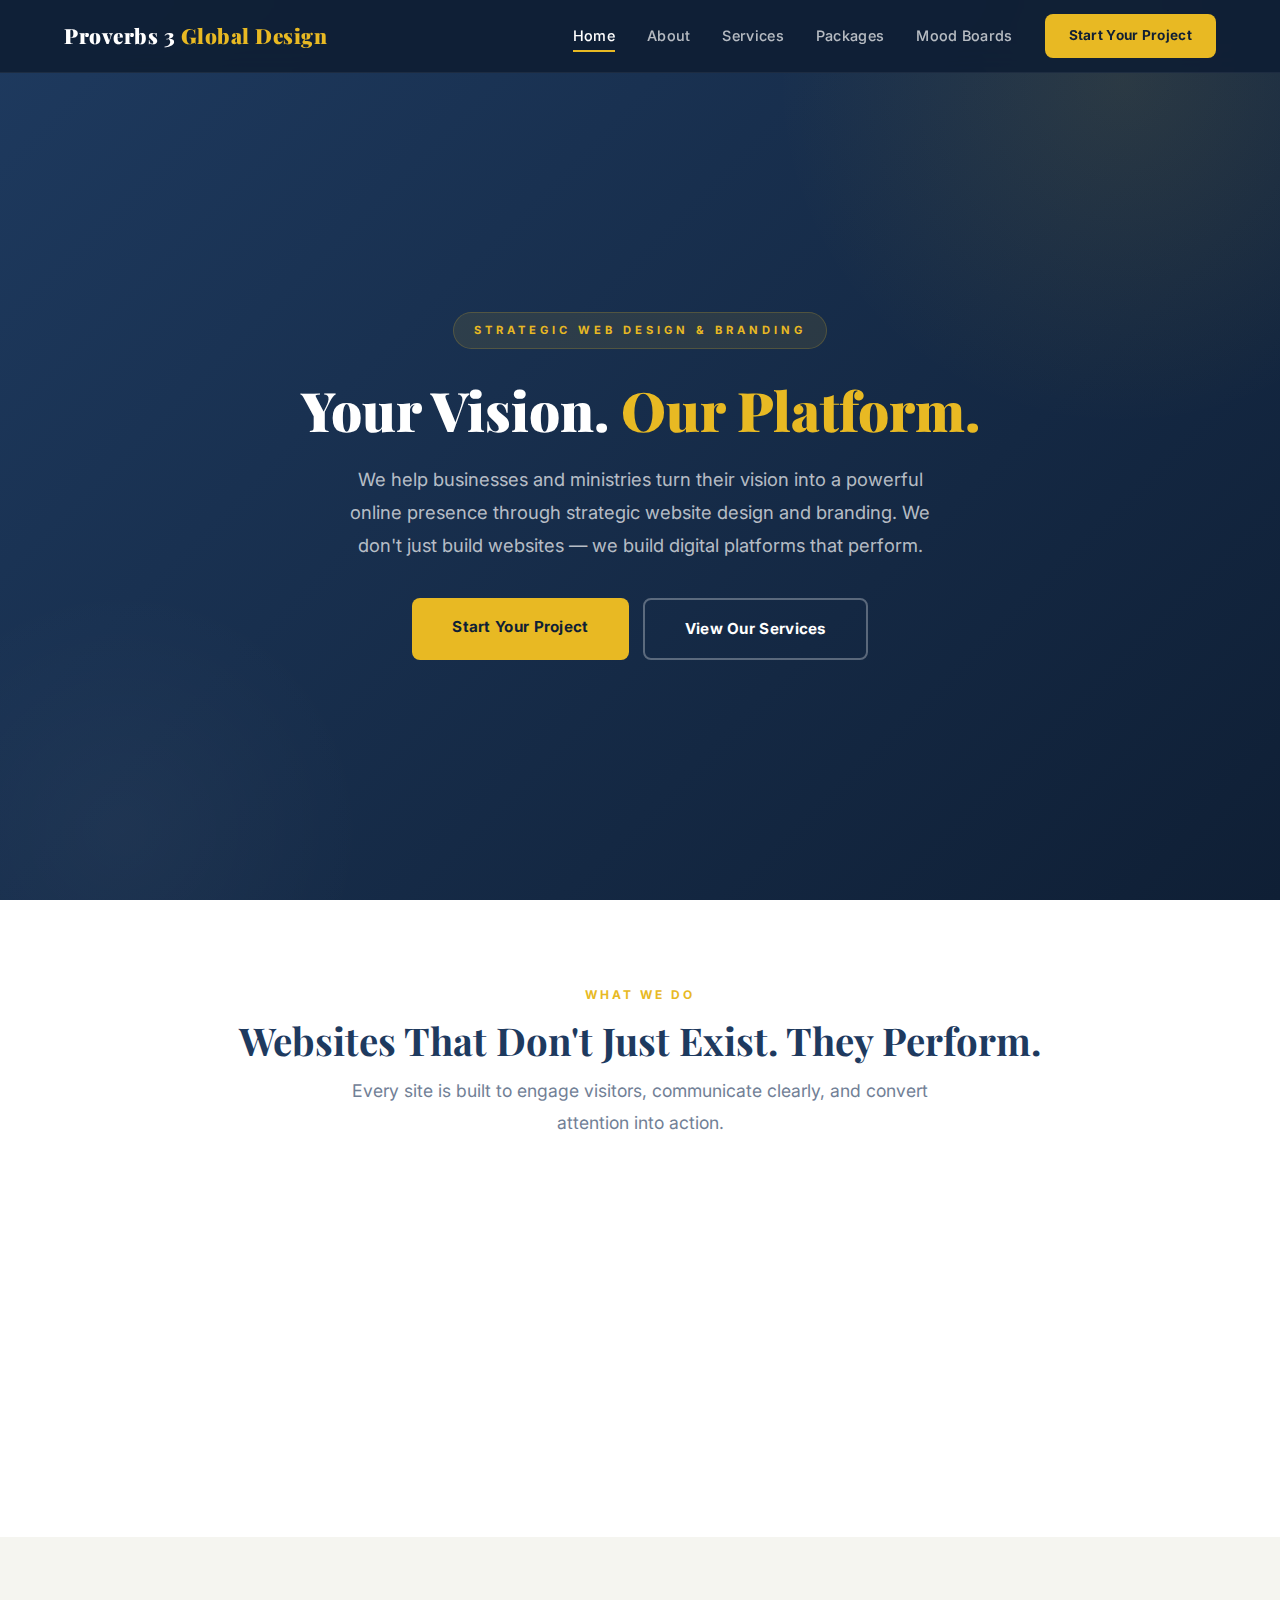
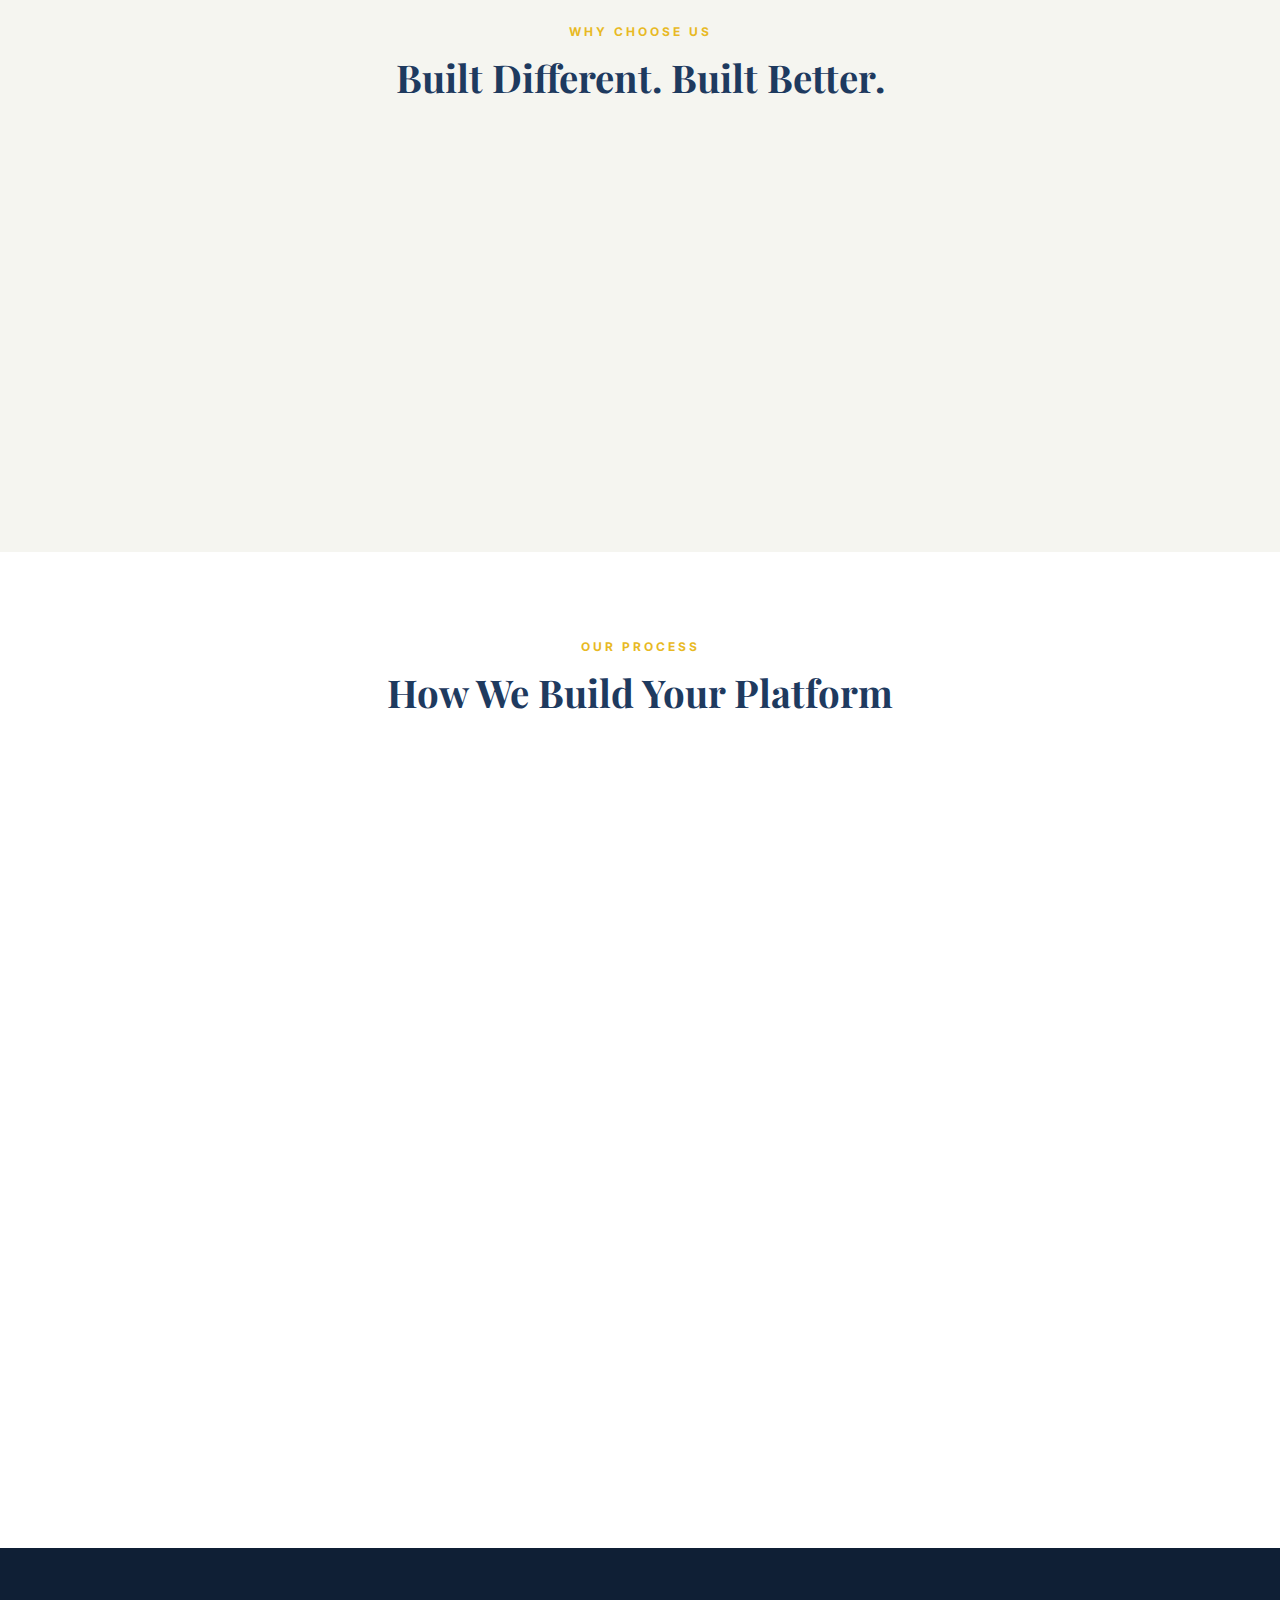
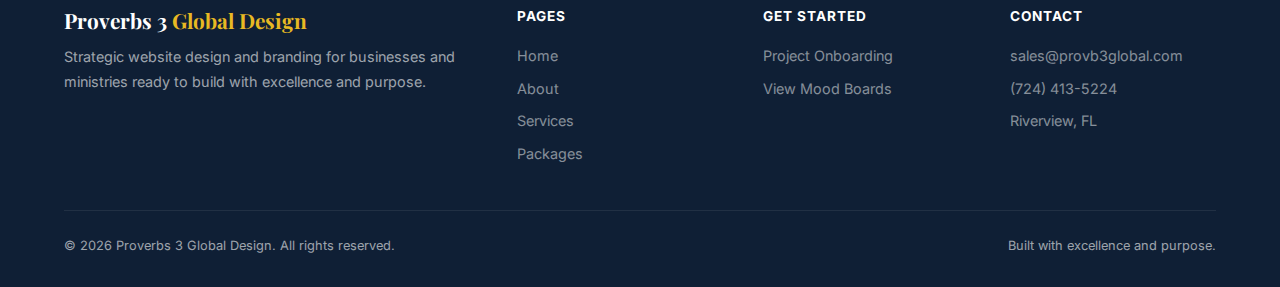
<file: index.html>
<!DOCTYPE html>
<html lang="en">
<head>
  <meta charset="UTF-8">
  <meta name="viewport" content="width=device-width, initial-scale=1.0">
  <title>Proverbs 3 Global Design — Strategic Web Design &amp; Branding</title>
  <meta name="description" content="We help businesses and ministries turn their vision into a powerful online presence through strategic website design and branding.">
  <link href="https://fonts.googleapis.com/css2?family=Playfair+Display:wght@700;900&family=Inter:wght@300;400;500;600;700&display=swap" rel="stylesheet">
  <link rel="stylesheet" href="css/style.css">
</head>
<body>

<!-- ═══ NAVIGATION ═══ -->
<nav class="navbar">
  <div class="container">
    <a href="index.html" class="nav-logo">Proverbs 3 <span>Global Design</span></a>
    <div class="nav-links" id="navLinks">
      <a href="index.html" class="active">Home</a>
      <a href="about.html">About</a>
      <a href="services.html">Services</a>
      <a href="shop.html">Packages</a>
      <a href="moodboards/">Mood Boards</a>
      <a href="shop.html" class="nav-cta">Start Your Project</a>
    </div>
    <button class="nav-toggle" id="navToggle" aria-label="Toggle navigation">
      <span></span><span></span><span></span>
    </button>
  </div>
</nav>

<!-- ═══ HERO ═══ -->
<section class="hero">
  <div class="container">
    <div class="hero-content" style="text-align:center;max-width:800px;margin:0 auto;">
      <div class="hero-badge">Strategic Web Design &amp; Branding</div>
      <h1>Your Vision. <span class="gold">Our Platform.</span></h1>
      <p style="max-width:600px;margin-left:auto;margin-right:auto;">We help businesses and ministries turn their vision into a powerful online presence through strategic website design and branding. We don't just build websites — we build digital platforms that perform.</p>
      <div class="btn-group" style="justify-content:center;">
        <a href="shop.html" class="btn btn-gold">Start Your Project</a>
        <a href="services.html" class="btn btn-outline">View Our Services</a>
      </div>
    </div>
  </div>
</section>

<!-- ═══ WHAT WE DO ═══ -->
<section class="section">
  <div class="container">
    <div class="text-center" style="margin-bottom: 50px;">
      <span class="section-badge">What We Do</span>
      <h2>Websites That Don't Just Exist. They Perform.</h2>
      <p class="section-subtitle">Every site is built to engage visitors, communicate clearly, and convert attention into action.</p>
    </div>
    <div class="card-grid">
      <div class="card">
        <div class="accent-bar"></div>
        <h3>Website Design &amp; Development</h3>
        <p>Modern, responsive websites that look exceptional on every device and perform seamlessly. From layout and user experience to speed and functionality.</p>
      </div>
      <div class="card">
        <div class="accent-bar"></div>
        <h3>Brand Strategy &amp; Identity</h3>
        <p>We craft brand systems that communicate your message with clarity and authority — from color palettes and typography to voice and positioning.</p>
      </div>
      <div class="card">
        <div class="accent-bar"></div>
        <h3>Digital Platform Building</h3>
        <p>Full digital ecosystems designed to work together — websites, automation systems, and online platforms that support real growth.</p>
      </div>
    </div>
  </div>
</section>

<!-- ═══ WHY US — BENEFITS ═══ -->
<section class="section section-alt">
  <div class="container">
    <div class="text-center" style="margin-bottom: 50px;">
      <span class="section-badge">Why Choose Us</span>
      <h2>Built Different. Built Better.</h2>
    </div>
    <div class="card-grid">
      <div class="card">
        <div class="card-icon">01</div>
        <h3>A Platform That Actually Performs</h3>
        <p>We don't build websites that just sit there. Every platform is engineered to attract visitors, communicate your message, and drive real results.</p>
      </div>
      <div class="card">
        <div class="card-icon">02</div>
        <h3>Clarity, Credibility &amp; Authority Online</h3>
        <p>Your digital presence should match the quality of your work. We make sure your website establishes the trust and credibility you deserve.</p>
      </div>
      <div class="card">
        <div class="card-icon">03</div>
        <h3>Systems That Save Time &amp; Scale Growth</h3>
        <p>From automated workflows to scalable architecture, we build systems designed to grow with you — not hold you back.</p>
      </div>
    </div>
  </div>
</section>

<!-- ═══ PROCESS ═══ -->
<section class="section">
  <div class="container">
    <div class="text-center" style="margin-bottom: 50px;">
      <span class="section-badge">Our Process</span>
      <h2>How We Build Your Platform</h2>
    </div>
    <div class="process-grid">
      <div class="process-step">
        <div class="process-number">01</div>
        <h3>Discovery</h3>
        <p>We learn your business, your audience, and your goals to build a strategy that fits.</p>
      </div>
      <div class="process-step">
        <div class="process-number">02</div>
        <h3>Design</h3>
        <p>Custom mockups and mood boards that bring your brand to life before a single line of code.</p>
      </div>
      <div class="process-step">
        <div class="process-number">03</div>
        <h3>Develop</h3>
        <p>Clean, fast, responsive code built to perform on every device and every browser.</p>
      </div>
      <div class="process-step">
        <div class="process-number">04</div>
        <h3>Launch</h3>
        <p>We deploy, test, and hand off a polished platform ready to work for your business.</p>
      </div>
    </div>
  </div>
</section>

<!-- ═══ CTA ═══ -->
<section class="section">
  <div class="container">
    <div class="cta-banner">
      <h2>Ready to Build Something That <span style="color:var(--gold);">Performs?</span></h2>
      <p>Let's turn your vision into a powerful online platform. Start your project today.</p>
      <a href="shop.html" class="btn btn-gold">Start Your Project</a>
    </div>
  </div>
</section>

<!-- ═══ FOOTER ═══ -->
<footer class="footer">
  <div class="container">
    <div class="footer-grid">
      <div class="footer-brand">
        <h3>Proverbs 3 <span>Global Design</span></h3>
        <p>Strategic website design and branding for businesses and ministries ready to build with excellence and purpose.</p>
      </div>
      <div class="footer-col">
        <h4>Pages</h4>
        <a href="index.html">Home</a>
        <a href="about.html">About</a>
        <a href="services.html">Services</a>
        <a href="shop.html">Packages</a>
      </div>
      <div class="footer-col">
        <h4>Get Started</h4>
        <a href="onboarding.html">Project Onboarding</a>
        <a href="moodboards/">View Mood Boards</a>
      </div>
      <div class="footer-col">
        <h4>Contact</h4>
        <a href="mailto:sales@provb3global.com">sales@provb3global.com</a>
        <a href="tel:7244135224">(724) 413-5224</a>
        <a>Riverview, FL</a>
      </div>
    </div>
    <div class="footer-bottom">
      <span>&copy; 2026 Proverbs 3 Global Design. All rights reserved.</span>
      <span>Built with excellence and purpose.</span>
    </div>
  </div>
</footer>

<script src="js/main.js"></script>
</body>
</html>
</file>
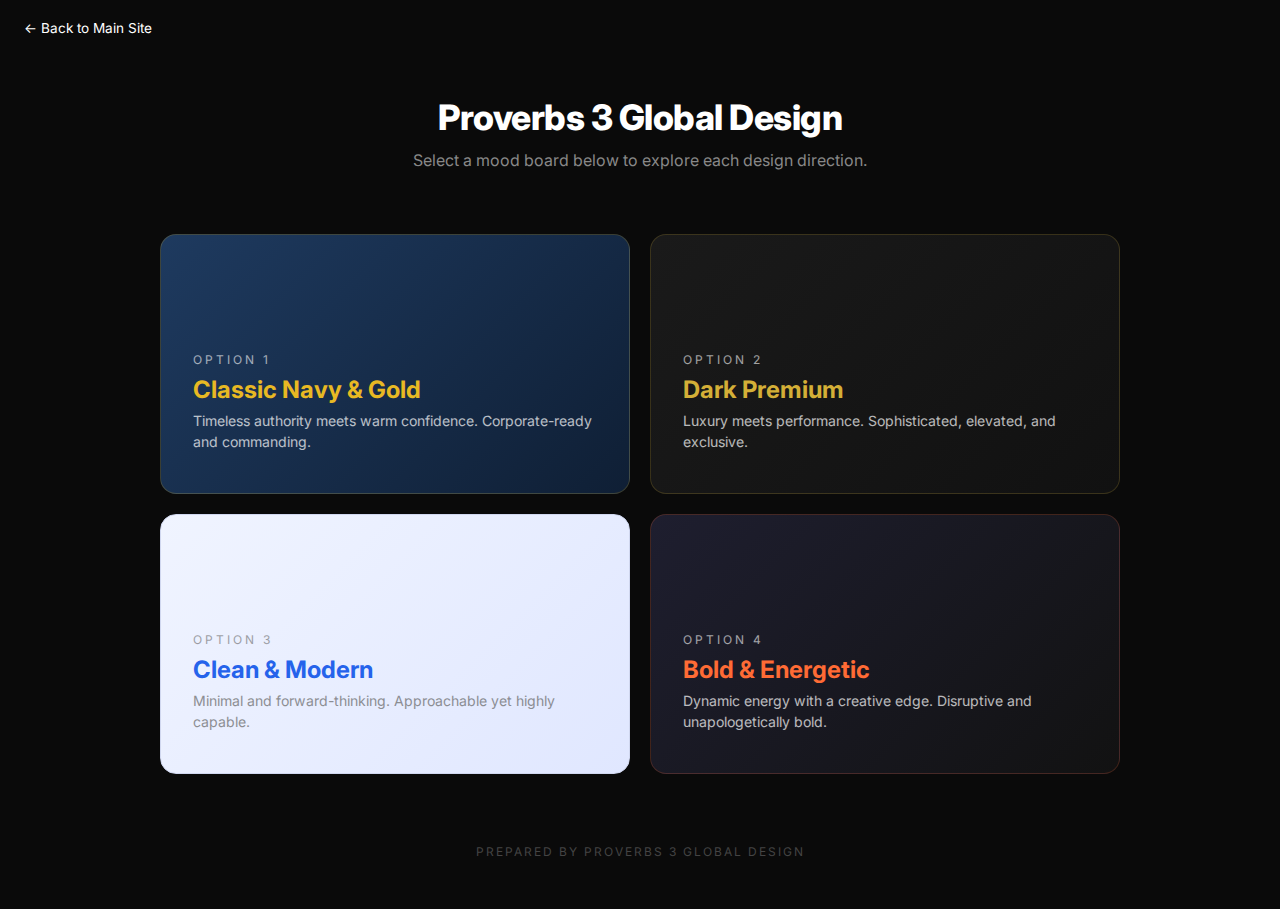
<file: moodboards/index.html>
<!DOCTYPE html>
<html lang="en">
<head>
<meta charset="UTF-8">
<meta name="viewport" content="width=device-width, initial-scale=1.0">
<title>Mood Boards — Proverbs 3 Global Design</title>
<link href="https://fonts.googleapis.com/css2?family=Inter:wght@300;400;600;700;800&display=swap" rel="stylesheet">
<style>
  * { margin: 0; padding: 0; box-sizing: border-box; }
  body { font-family: 'Inter', sans-serif; background: #0a0a0a; color: #fff; min-height: 100vh; }
  .back-link { display: inline-block; padding: 20px 24px; color: rgba(255,255,255,0.5); font-size: 0.85rem; text-decoration: none; }
  .back-link:hover { color: #fff; }
  .header { text-align: center; padding: 40px 20px 40px; }
  .header h1 { font-size: 2.2rem; font-weight: 800; letter-spacing: -0.5px; margin-bottom: 10px; }
  .header p { font-size: 1rem; color: #888; max-width: 500px; margin: 0 auto; line-height: 1.6; }
  .grid { max-width: 1000px; margin: 0 auto; padding: 20px; display: grid; grid-template-columns: 1fr 1fr; gap: 20px; }
  .card { border-radius: 16px; padding: 40px 32px; text-decoration: none; color: #fff; display: flex; flex-direction: column; justify-content: flex-end; min-height: 260px; position: relative; overflow: hidden; transition: transform 0.3s ease, box-shadow 0.3s ease; }
  .card:hover { transform: translateY(-4px); box-shadow: 0 20px 60px rgba(0,0,0,0.4); }
  .card .number { font-size: 0.75rem; letter-spacing: 3px; text-transform: uppercase; opacity: 0.6; margin-bottom: 8px; }
  .card h2 { font-size: 1.5rem; font-weight: 700; margin-bottom: 6px; }
  .card p { font-size: 0.88rem; opacity: 0.7; line-height: 1.5; }
  .card-1 { background: linear-gradient(135deg, #1e3a5f 0%, #0f1f35 100%); border: 1px solid rgba(232,185,35,0.2); }
  .card-1 h2 { color: #e8b923; }
  .card-2 { background: linear-gradient(135deg, #1a1a1a 0%, #111 100%); border: 1px solid rgba(212,175,55,0.2); }
  .card-2 h2 { color: #d4af37; }
  .card-3 { background: linear-gradient(135deg, #f0f4ff 0%, #e0e7ff 100%); color: #1a1a2e; border: 1px solid #d0d7ef; }
  .card-3 h2 { color: #2563eb; }
  .card-3 .number, .card-3 p { color: #666; }
  .card-4 { background: linear-gradient(135deg, #1e1e2f 0%, #121212 100%); border: 1px solid rgba(255,107,53,0.2); }
  .card-4 h2 { color: #ff6b35; }
  .footer { text-align: center; padding: 50px 20px; color: #444; font-size: 0.75rem; letter-spacing: 2px; text-transform: uppercase; }
  @media (max-width: 640px) { .grid { grid-template-columns: 1fr; } .header h1 { font-size: 1.6rem; } }
</style>
</head>
<body>

<a href="../index.html" class="back-link">&larr; Back to Main Site</a>

<div class="header">
  <h1>Proverbs 3 Global Design</h1>
  <p>Select a mood board below to explore each design direction.</p>
</div>

<div class="grid">
  <a href="moodboard-1-classic-navy-gold.html" class="card card-1">
    <span class="number">Option 1</span>
    <h2>Classic Navy &amp; Gold</h2>
    <p>Timeless authority meets warm confidence. Corporate-ready and commanding.</p>
  </a>
  <a href="moodboard-2-dark-premium.html" class="card card-2">
    <span class="number">Option 2</span>
    <h2>Dark Premium</h2>
    <p>Luxury meets performance. Sophisticated, elevated, and exclusive.</p>
  </a>
  <a href="moodboard-3-clean-modern.html" class="card card-3">
    <span class="number">Option 3</span>
    <h2>Clean &amp; Modern</h2>
    <p>Minimal and forward-thinking. Approachable yet highly capable.</p>
  </a>
  <a href="moodboard-4-bold-energetic.html" class="card card-4">
    <span class="number">Option 4</span>
    <h2>Bold &amp; Energetic</h2>
    <p>Dynamic energy with a creative edge. Disruptive and unapologetically bold.</p>
  </a>
</div>

<div class="footer">
  Prepared by Proverbs 3 Global Design
</div>

</body>
</html>
</file>
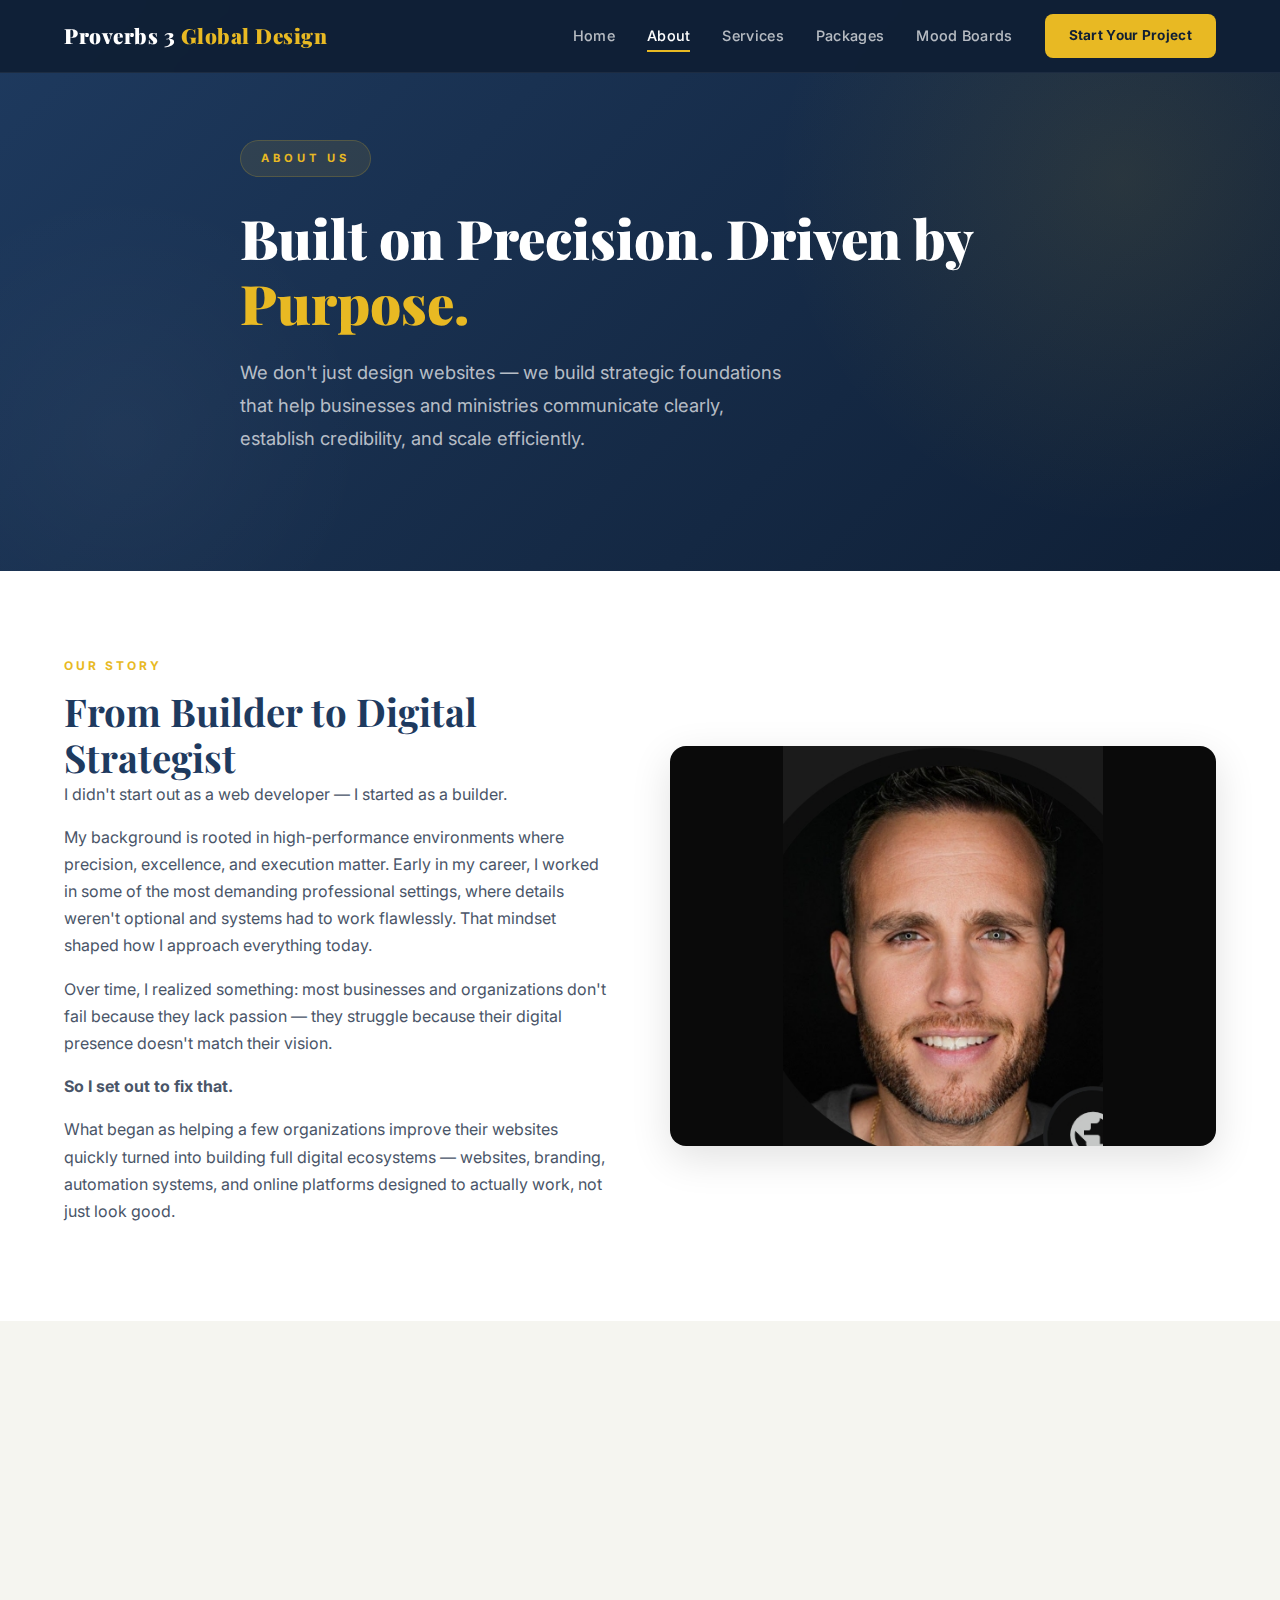
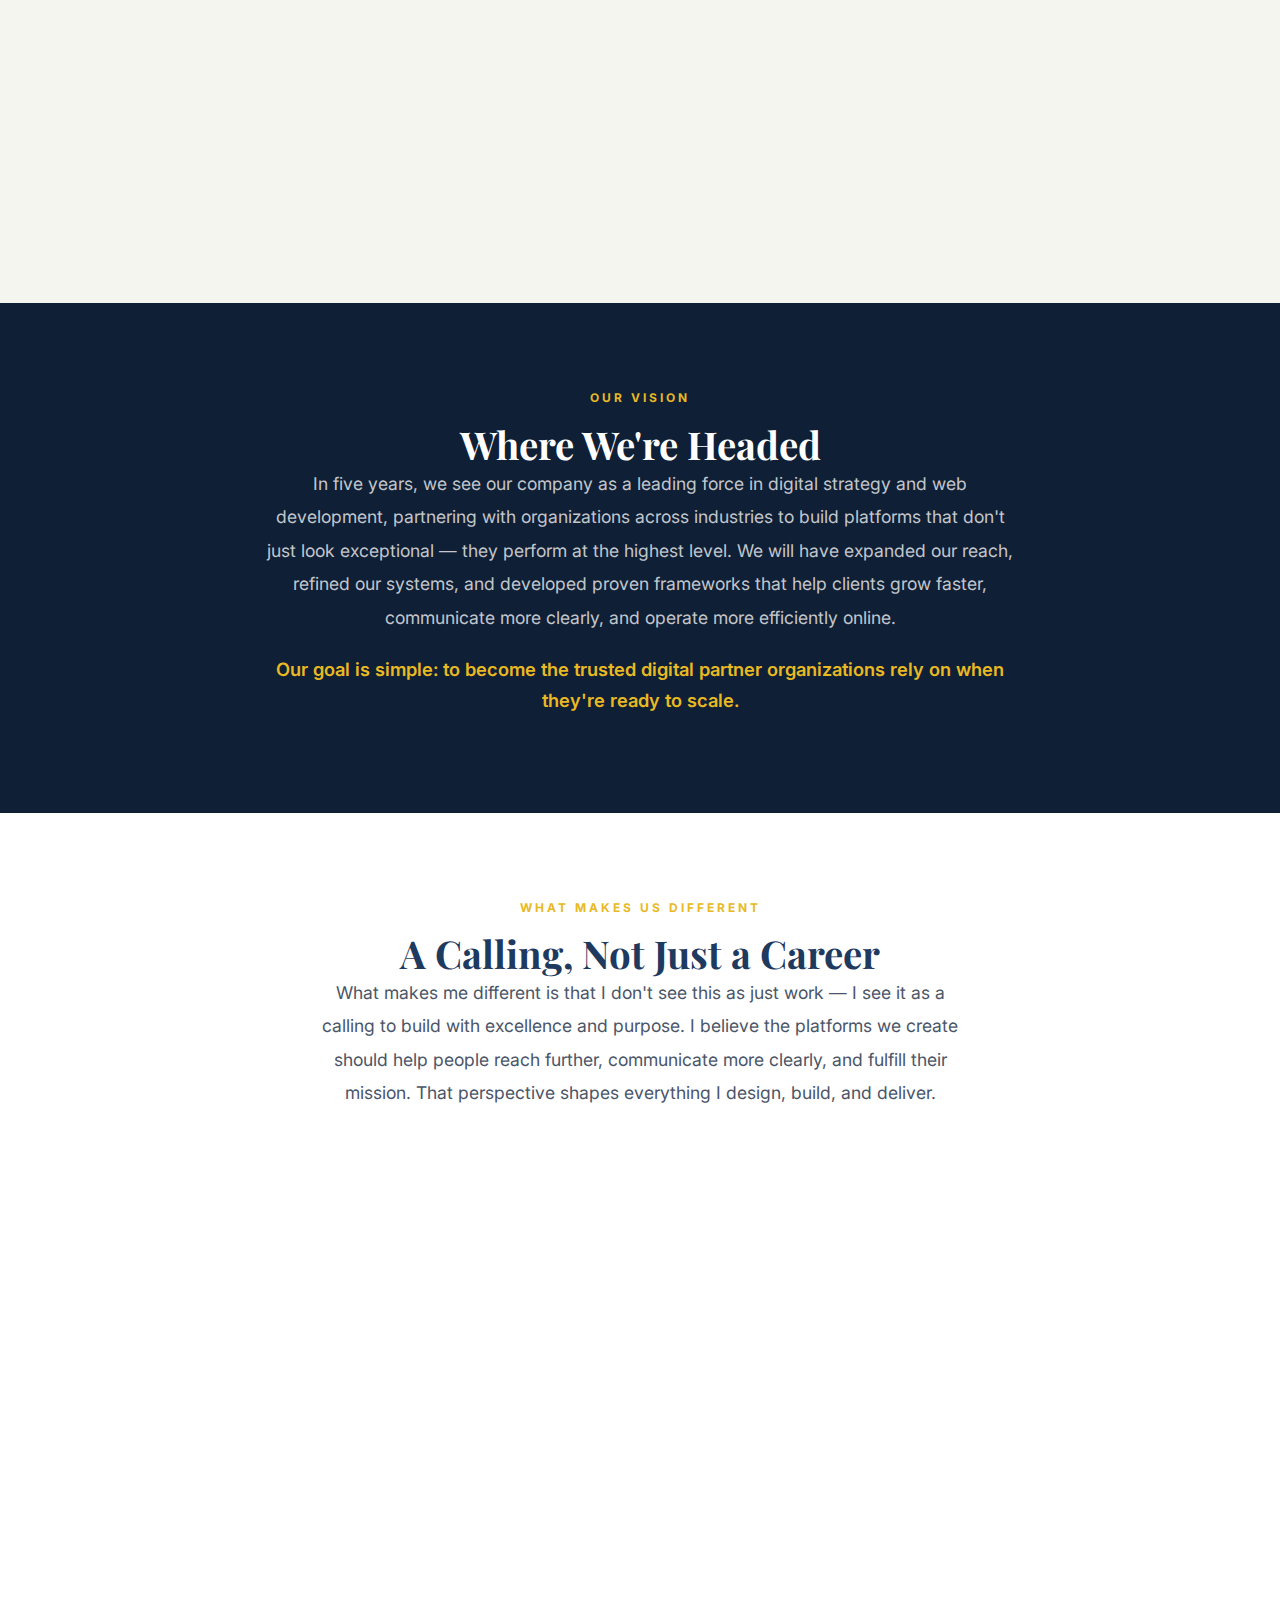
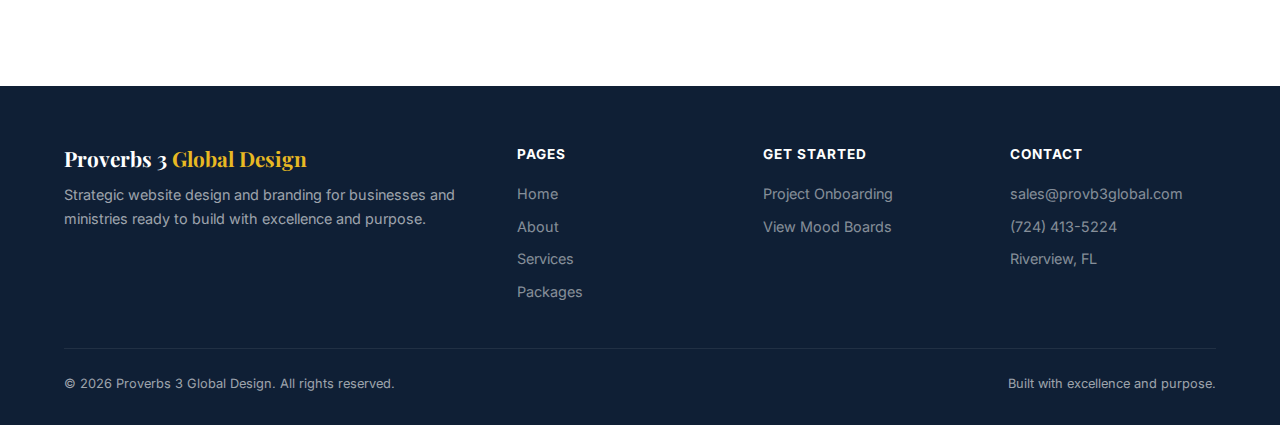
<file: about.html>
<!DOCTYPE html>
<html lang="en">
<head>
  <meta charset="UTF-8">
  <meta name="viewport" content="width=device-width, initial-scale=1.0">
  <title>About Proverbs 3 Global Design — Web Design for Businesses &amp; Ministries</title>
  <meta name="description" content="Learn how Proverbs 3 Global Design helps businesses and ministries build strategic websites and brands that communicate clearly and drive real growth.">
  <meta name="theme-color" content="#1e3a5f">
  <link rel="canonical" href="https://provb3global.com/about.html">
  <!-- Open Graph -->
  <meta property="og:title" content="About Proverbs 3 Global Design — Web Design for Businesses &amp; Ministries">
  <meta property="og:description" content="Learn how Proverbs 3 Global Design helps businesses and ministries build strategic websites and brands that communicate clearly and drive real growth.">
  <meta property="og:image" content="https://provb3global.com/assets/images/og-default.png">
  <meta property="og:url" content="https://provb3global.com/about.html">
  <meta property="og:type" content="website">
  <meta property="og:site_name" content="Proverbs 3 Global Design">
  <!-- Twitter Card -->
  <meta name="twitter:card" content="summary_large_image">
  <meta name="twitter:title" content="About Proverbs 3 Global Design — Web Design for Businesses &amp; Ministries">
  <meta name="twitter:description" content="Learn how Proverbs 3 Global Design helps businesses and ministries build strategic websites and brands that communicate clearly and drive real growth.">
  <meta name="twitter:image" content="https://provb3global.com/assets/images/og-default.png">
  <link rel="preconnect" href="https://fonts.googleapis.com">
  <link rel="preconnect" href="https://fonts.gstatic.com" crossorigin>
  <link href="https://fonts.googleapis.com/css2?family=Playfair+Display:wght@700;900&family=Inter:wght@300;400;500;600;700&display=swap" rel="stylesheet">
  <link rel="stylesheet" href="css/style.css">
</head>
<body>

<!-- ═══ NAVIGATION ═══ -->
<nav class="navbar">
  <div class="container">
    <a href="index.html" class="nav-logo">Proverbs 3 <span>Global Design</span></a>
    <div class="nav-links" id="navLinks">
      <a href="index.html">Home</a>
      <a href="about.html" class="active">About</a>
      <a href="services.html">Services</a>
      <a href="shop.html">Packages</a>
      <a href="moodboards/">Mood Boards</a>
      <a href="shop.html" class="nav-cta">Start Your Project</a>
    </div>
    <button class="nav-toggle" id="navToggle" aria-label="Toggle navigation">
      <span></span><span></span><span></span>
    </button>
  </div>
</nav>

<!-- ═══ PAGE HERO ═══ -->
<section class="hero" style="min-height:auto; padding: 140px 0 80px;">
  <div class="container">
    <div class="hero-content" style="max-width:800px;">
      <div class="hero-badge">About Us</div>
      <h1>Built on Precision. Driven by <span class="gold">Purpose.</span></h1>
      <p>We don't just design websites — we build strategic foundations that help businesses and ministries communicate clearly, establish credibility, and scale efficiently.</p>
    </div>
  </div>
</section>

<!-- ═══ ORIGIN STORY ═══ -->
<section class="section">
  <div class="container">
    <div class="split-section">
      <div>
        <span class="section-badge">Our Story</span>
        <h2>From Builder to Digital Strategist</h2>
        <p>I didn't start out as a web developer — I started as a builder.</p>
        <p>My background is rooted in high-performance environments where precision, excellence, and execution matter. Early in my career, I worked in some of the most demanding professional settings, where details weren't optional and systems had to work flawlessly. That mindset shaped how I approach everything today.</p>
        <p>Over time, I realized something: most businesses and organizations don't fail because they lack passion — they struggle because their digital presence doesn't match their vision.</p>
        <p><strong>So I set out to fix that.</strong></p>
        <p>What began as helping a few organizations improve their websites quickly turned into building full digital ecosystems — websites, branding, automation systems, and online platforms designed to actually work, not just look good.</p>
      </div>
      <div class="split-image">
        <img src="assets/images/marc-alfano.jpg" alt="Marc Alfano — Founder" style="width:100%;height:400px;object-fit:contain;background:#0a0a0a;">
      </div>
    </div>
  </div>
</section>

<!-- ═══ WHAT DRIVES US ═══ -->
<section class="section section-alt">
  <div class="container">
    <div class="split-section reverse">
      <div>
        <span class="section-badge">Our Mission</span>
        <h2>Purpose Fuels Everything We Do</h2>
        <p>What drives me every day is the opportunity to build something meaningful that actually helps people. I'm motivated by progress, excellence, and the challenge of turning ideas into real, working systems that make a difference.</p>
        <p>Whether I'm developing a website, building a brand, or designing a digital platform, I wake up with one goal: to create solutions that move people and organizations forward.</p>
        <p><strong>I believe work should have purpose, and that purpose fuels everything I do.</strong></p>
      </div>
      <div class="split-image">
        <div style="width:100%;height:400px;background:linear-gradient(135deg, #e8b923 0%, #d4a41a 100%);display:flex;align-items:center;justify-content:center;flex-direction:column;gap:10px;">
          <span style="color:var(--navy-deep);font-family:'Playfair Display',serif;font-size:1.6rem;font-weight:900;text-align:center;padding:0 40px;">Excellence &amp; Purpose</span>
        </div>
      </div>
    </div>
  </div>
</section>

<!-- ═══ VISION ═══ -->
<section class="section section-dark">
  <div class="container text-center" style="max-width:800px;">
    <span class="section-badge">Our Vision</span>
    <h2>Where We're Headed</h2>
    <p style="font-size:1.1rem;line-height:1.9;">In five years, we see our company as a leading force in digital strategy and web development, partnering with organizations across industries to build platforms that don't just look exceptional — they perform at the highest level. We will have expanded our reach, refined our systems, and developed proven frameworks that help clients grow faster, communicate more clearly, and operate more efficiently online.</p>
    <p style="color:var(--gold);font-weight:600;font-size:1.15rem;margin-top:20px;">Our goal is simple: to become the trusted digital partner organizations rely on when they're ready to scale.</p>
  </div>
</section>

<!-- ═══ DIFFERENTIATOR ═══ -->
<section class="section">
  <div class="container text-center" style="max-width:700px;">
    <span class="section-badge">What Makes Us Different</span>
    <h2>A Calling, Not Just a Career</h2>
    <p style="font-size:1.1rem;line-height:1.9;">What makes me different is that I don't see this as just work — I see it as a calling to build with excellence and purpose. I believe the platforms we create should help people reach further, communicate more clearly, and fulfill their mission. That perspective shapes everything I design, build, and deliver.</p>
  </div>
</section>

<!-- ═══ CTA ═══ -->
<section class="section">
  <div class="container">
    <div class="cta-banner">
      <h2>Ready to Build With <span style="color:var(--gold);">Purpose?</span></h2>
      <p>Let's create a digital platform that matches the quality of your vision.</p>
      <a href="shop.html" class="btn btn-gold">Start Your Project</a>
    </div>
  </div>
</section>

<!-- ═══ FOOTER ═══ -->
<footer class="footer">
  <div class="container">
    <div class="footer-grid">
      <div class="footer-brand">
        <h3>Proverbs 3 <span>Global Design</span></h3>
        <p>Strategic website design and branding for businesses and ministries ready to build with excellence and purpose.</p>
      </div>
      <div class="footer-col">
        <h4>Pages</h4>
        <a href="index.html">Home</a>
        <a href="about.html">About</a>
        <a href="services.html">Services</a>
        <a href="shop.html">Packages</a>
      </div>
      <div class="footer-col">
        <h4>Get Started</h4>
        <a href="onboarding.html">Project Onboarding</a>
        <a href="moodboards/">View Mood Boards</a>
      </div>
      <div class="footer-col">
        <h4>Contact</h4>
        <a href="mailto:sales@provb3global.com">sales@provb3global.com</a>
        <a href="tel:7244135224">(724) 413-5224</a>
        <a>Riverview, FL</a>
      </div>
    </div>
    <div class="footer-bottom">
      <span>&copy; 2026 Proverbs 3 Global Design. All rights reserved.</span>
      <span>Built with excellence and purpose.</span>
    </div>
  </div>
</footer>

<script src="js/main.js"></script>
</body>
</html>
</file>
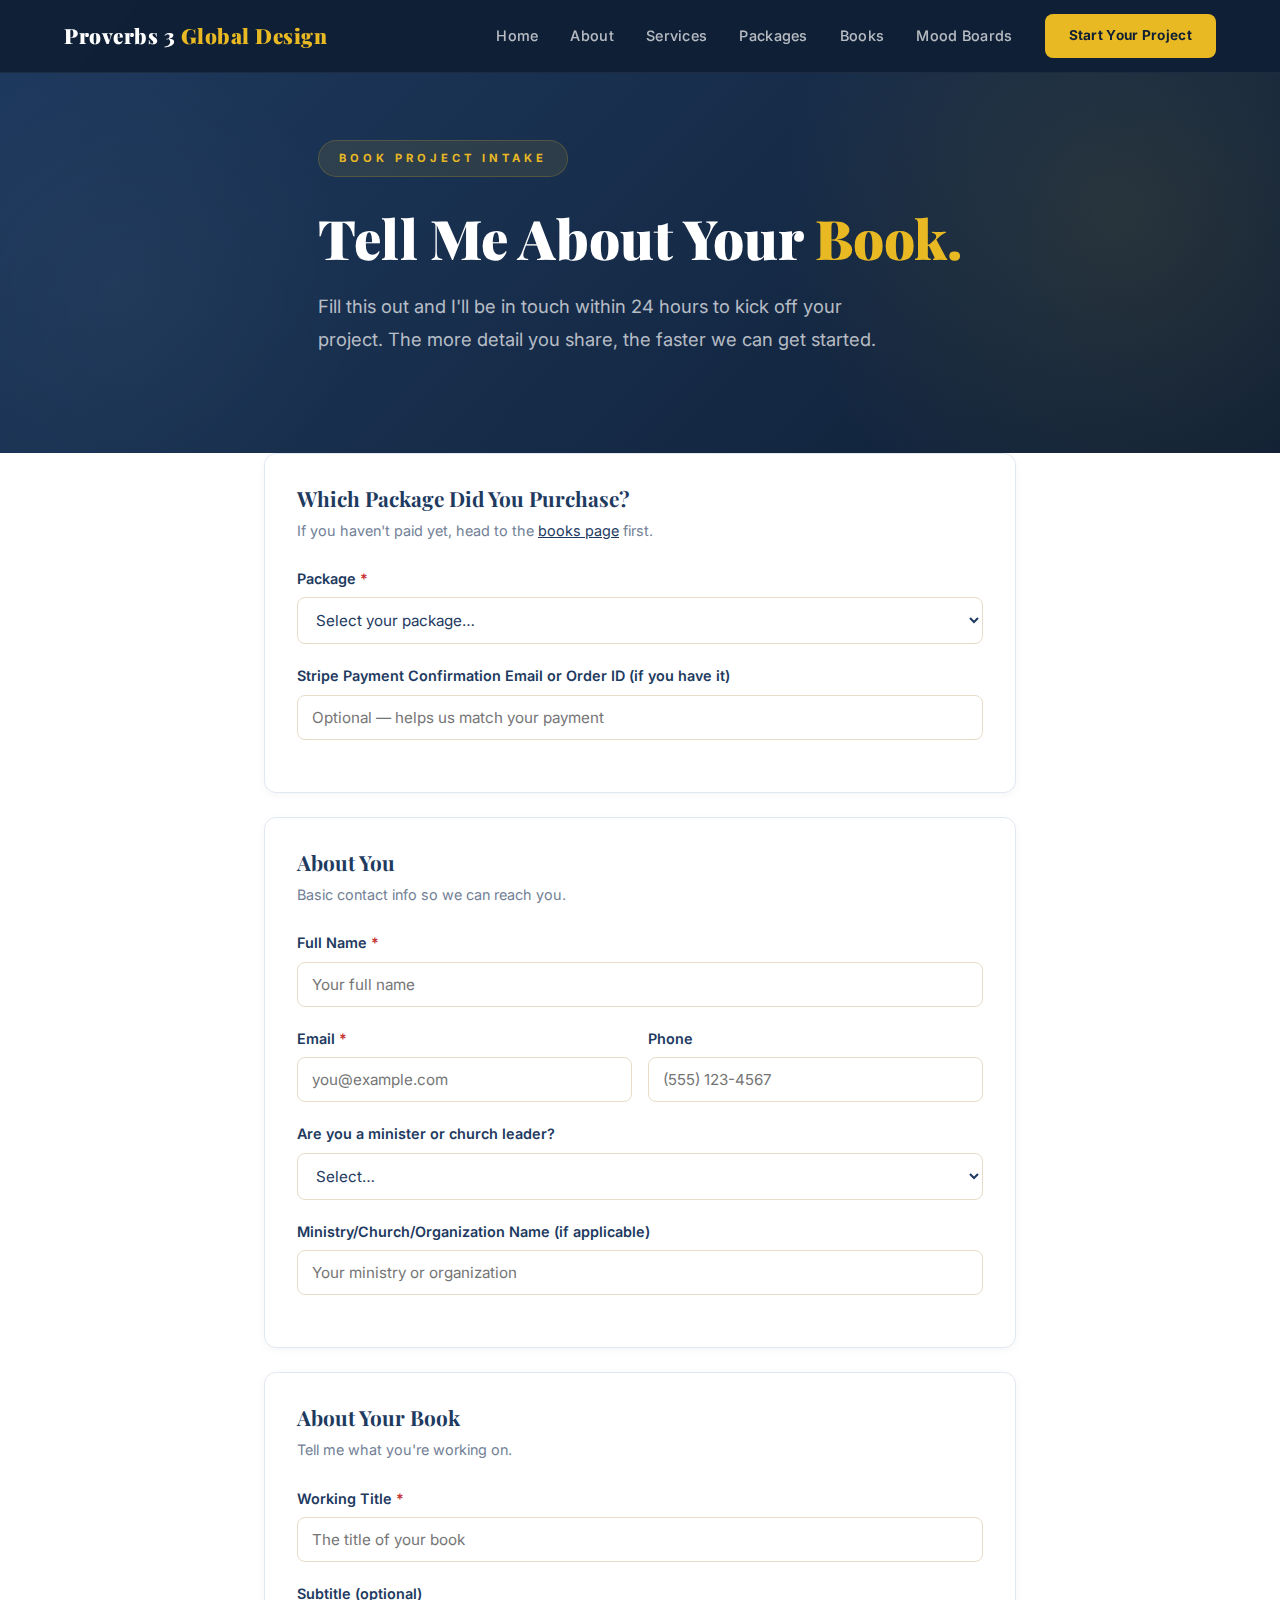
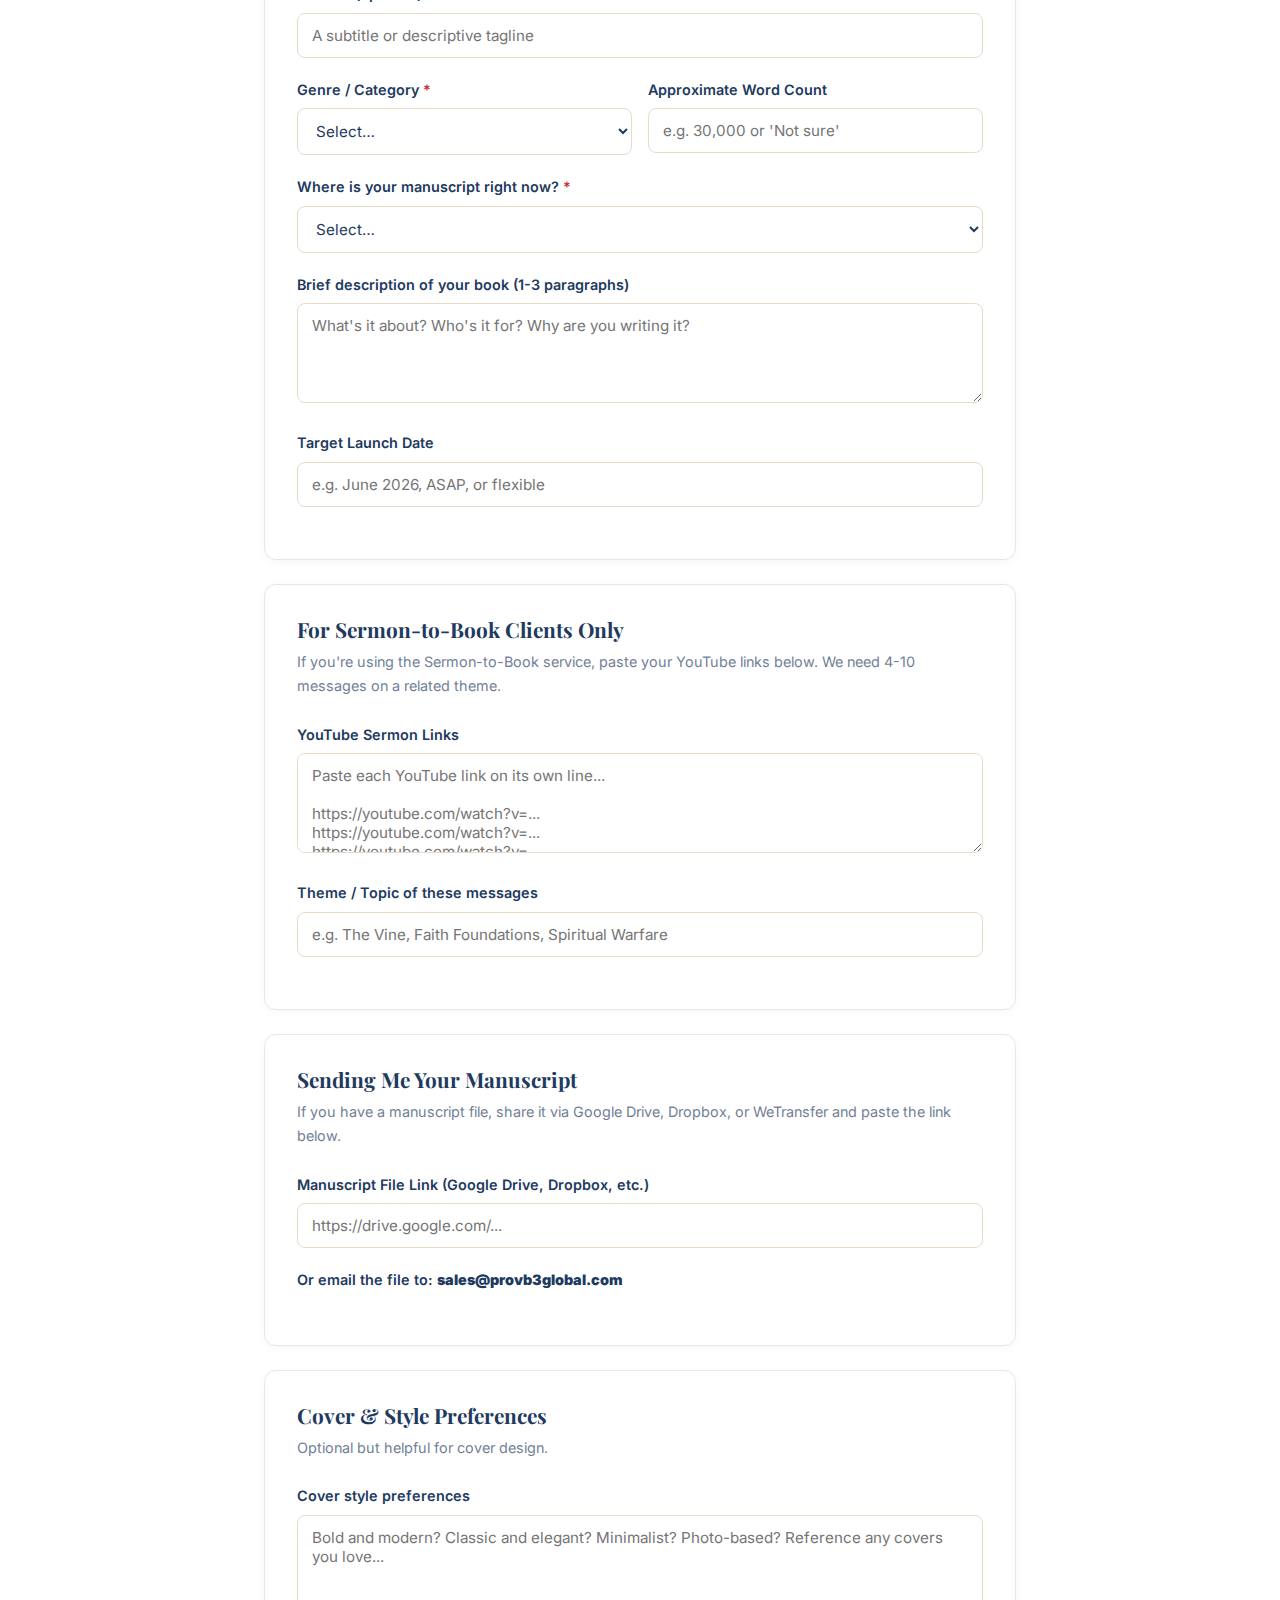
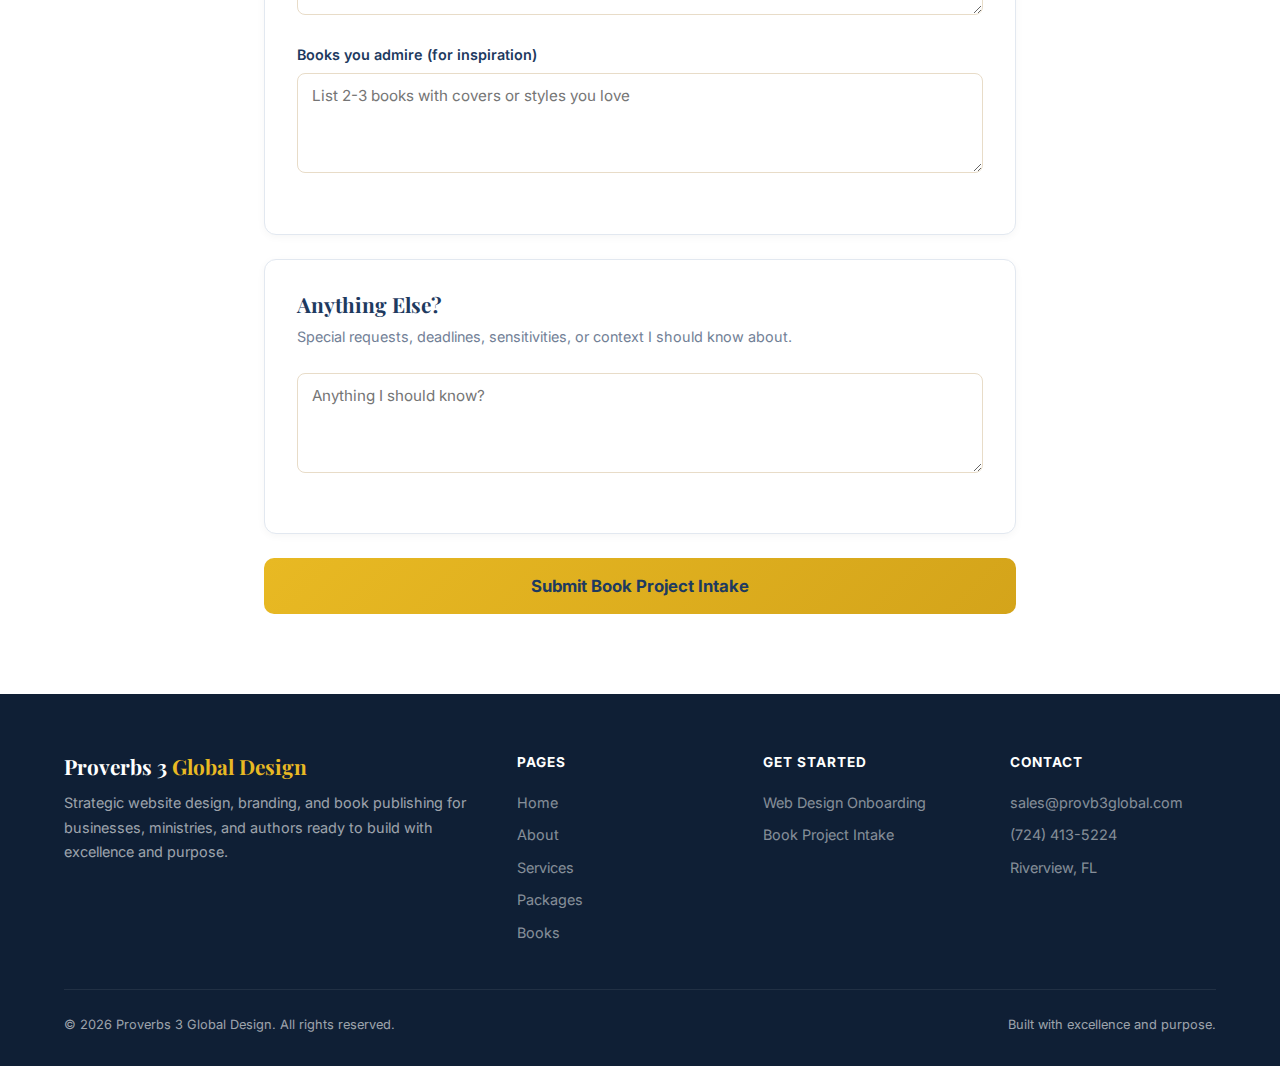
<file: book-onboarding.html>
<!DOCTYPE html>
<html lang="en">
<head>
  <meta charset="UTF-8">
  <meta name="viewport" content="width=device-width, initial-scale=1.0">
  <title>Book Project Intake — Proverbs 3 Global Design</title>
  <meta name="description" content="Tell us about your book project so we can get started right away.">
  <meta name="theme-color" content="#1e3a5f">
  <link rel="canonical" href="https://provb3global.com/book-onboarding.html">
  <meta property="og:title" content="Book Project Intake — Proverbs 3 Global Design">
  <meta property="og:description" content="Tell us about your book project so we can get started right away.">
  <meta property="og:type" content="website">
  <link rel="preconnect" href="https://fonts.googleapis.com">
  <link rel="preconnect" href="https://fonts.gstatic.com" crossorigin>
  <link href="https://fonts.googleapis.com/css2?family=Playfair+Display:wght@700;900&family=Inter:wght@300;400;500;600;700&display=swap" rel="stylesheet">
  <link rel="stylesheet" href="css/style.css">
  <style>
    .form-section {
      background: #fff;
      border: 1px solid var(--border, #e8dcc8);
      border-radius: 12px;
      padding: 32px;
      margin-bottom: 24px;
      box-shadow: 0 2px 8px rgba(0,0,0,0.04);
    }
    .form-section h3 {
      color: var(--navy, #1e3a5f);
      margin-bottom: 8px;
      font-family: 'Playfair Display', serif;
    }
    .form-section .section-help {
      color: #718096;
      font-size: 0.9rem;
      margin-bottom: 24px;
    }
    .form-group {
      margin-bottom: 20px;
    }
    .form-group label {
      display: block;
      font-weight: 600;
      color: #1e3a5f;
      margin-bottom: 6px;
      font-size: 0.9rem;
    }
    .form-group .required {
      color: #c53030;
    }
    .form-group input,
    .form-group select,
    .form-group textarea {
      width: 100%;
      padding: 12px 14px;
      border: 1px solid #e8dcc8;
      border-radius: 8px;
      font-family: inherit;
      font-size: 0.95rem;
      color: #1e3a5f;
      background: #fff;
      transition: border-color 0.2s;
    }
    .form-group input:focus,
    .form-group select:focus,
    .form-group textarea:focus {
      outline: none;
      border-color: #1e3a5f;
    }
    .form-group textarea {
      min-height: 100px;
      resize: vertical;
    }
    .form-row {
      display: grid;
      grid-template-columns: 1fr 1fr;
      gap: 16px;
    }
    @media (max-width: 600px) {
      .form-row { grid-template-columns: 1fr; }
    }
    .submit-btn {
      width: 100%;
      padding: 18px;
      background: linear-gradient(135deg, #e8b923 0%, #d4a41a 100%);
      color: #1e3a5f;
      border: none;
      border-radius: 10px;
      font-family: inherit;
      font-size: 1.05rem;
      font-weight: 700;
      cursor: pointer;
      transition: transform 0.2s, box-shadow 0.2s;
    }
    .submit-btn:hover {
      transform: translateY(-2px);
      box-shadow: 0 8px 24px rgba(232,185,35,0.3);
    }
    .submit-btn:disabled {
      opacity: 0.6;
      cursor: not-allowed;
      transform: none;
    }
    .toast {
      position: fixed;
      bottom: 30px;
      left: 50%;
      transform: translateX(-50%);
      padding: 16px 24px;
      border-radius: 10px;
      font-weight: 600;
      box-shadow: 0 8px 32px rgba(0,0,0,0.15);
      z-index: 9999;
      display: none;
    }
    .toast.success { background: #38a169; color: #fff; }
    .toast.error { background: #c53030; color: #fff; }
    .package-pill {
      display: inline-block;
      padding: 6px 14px;
      border-radius: 20px;
      background: rgba(232,185,35,0.15);
      color: #1e3a5f;
      font-weight: 600;
      font-size: 0.85rem;
      margin-bottom: 16px;
    }
  </style>
</head>
<body>

<!-- ═══ NAVIGATION ═══ -->
<nav class="navbar">
  <div class="container">
    <a href="index.html" class="nav-logo">Proverbs 3 <span>Global Design</span></a>
    <div class="nav-links" id="navLinks">
      <a href="index.html">Home</a>
      <a href="about.html">About</a>
      <a href="services.html">Services</a>
      <a href="shop.html">Packages</a>
      <a href="books.html">Books</a>
      <a href="moodboards/">Mood Boards</a>
      <a href="shop.html" class="nav-cta">Start Your Project</a>
    </div>
    <button class="nav-toggle" id="navToggle" aria-label="Toggle navigation">
      <span></span><span></span><span></span>
    </button>
  </div>
</nav>

<!-- ═══ PAGE HERO ═══ -->
<section class="hero" style="min-height:auto; padding: 140px 0 60px;">
  <div class="container">
    <div class="hero-content" style="max-width:800px;">
      <div class="hero-badge">Book Project Intake</div>
      <h1>Tell Me About Your <span class="gold">Book.</span></h1>
      <p>Fill this out and I'll be in touch within 24 hours to kick off your project. The more detail you share, the faster we can get started.</p>
    </div>
  </div>
</section>

<!-- ═══ FORM ═══ -->
<section class="section" style="padding-top:0;">
  <div class="container" style="max-width:800px;">

    <form id="bookForm">

      <!-- Package -->
      <div class="form-section">
        <h3>Which Package Did You Purchase?</h3>
        <p class="section-help">If you haven't paid yet, head to the <a href="books.html" style="color:#1e3a5f;text-decoration:underline;">books page</a> first.</p>
        <div class="form-group">
          <label>Package <span class="required">*</span></label>
          <select name="package" required>
            <option value="">Select your package…</option>
            <option value="Manuscript Prep ($497)">Manuscript Prep — $497</option>
            <option value="Author Launch ($997)">Author Launch — $997</option>
            <option value="Complete Publishing ($1,997)">Complete Publishing — $1,997</option>
            <option value="Sermon-to-Book ($797)">Sermon-to-Book — $797</option>
            <option value="Sermon-to-Book + Author Launch ($1,597)">Sermon-to-Book + Author Launch — $1,597</option>
            <option value="Sermon-to-Book + Complete Publishing ($2,597)">Sermon-to-Book + Complete Publishing — $2,597</option>
          </select>
        </div>
        <div class="form-group">
          <label>Stripe Payment Confirmation Email or Order ID (if you have it)</label>
          <input type="text" name="paymentReference" placeholder="Optional — helps us match your payment">
        </div>
      </div>

      <!-- Author Info -->
      <div class="form-section">
        <h3>About You</h3>
        <p class="section-help">Basic contact info so we can reach you.</p>
        <div class="form-group">
          <label>Full Name <span class="required">*</span></label>
          <input type="text" name="authorName" required placeholder="Your full name">
        </div>
        <div class="form-row">
          <div class="form-group">
            <label>Email <span class="required">*</span></label>
            <input type="email" name="authorEmail" required placeholder="you@example.com">
          </div>
          <div class="form-group">
            <label>Phone</label>
            <input type="tel" name="authorPhone" placeholder="(555) 123-4567">
          </div>
        </div>
        <div class="form-group">
          <label>Are you a minister or church leader?</label>
          <select name="isMinister">
            <option value="">Select…</option>
            <option value="Yes">Yes</option>
            <option value="No">No</option>
          </select>
        </div>
        <div class="form-group">
          <label>Ministry/Church/Organization Name (if applicable)</label>
          <input type="text" name="organizationName" placeholder="Your ministry or organization">
        </div>
      </div>

      <!-- Book Info -->
      <div class="form-section">
        <h3>About Your Book</h3>
        <p class="section-help">Tell me what you're working on.</p>
        <div class="form-group">
          <label>Working Title <span class="required">*</span></label>
          <input type="text" name="bookTitle" required placeholder="The title of your book">
        </div>
        <div class="form-group">
          <label>Subtitle (optional)</label>
          <input type="text" name="bookSubtitle" placeholder="A subtitle or descriptive tagline">
        </div>
        <div class="form-row">
          <div class="form-group">
            <label>Genre / Category <span class="required">*</span></label>
            <select name="genre" required>
              <option value="">Select…</option>
              <option>Christian / Inspirational</option>
              <option>Memoir / Biography</option>
              <option>Self-Help / Personal Growth</option>
              <option>Business / Leadership</option>
              <option>How-To / Instructional</option>
              <option>Devotional / Bible Study</option>
              <option>Sermons / Teaching</option>
              <option>Other</option>
            </select>
          </div>
          <div class="form-group">
            <label>Approximate Word Count</label>
            <input type="text" name="wordCount" placeholder="e.g. 30,000 or 'Not sure'">
          </div>
        </div>
        <div class="form-group">
          <label>Where is your manuscript right now? <span class="required">*</span></label>
          <select name="manuscriptStatus" required>
            <option value="">Select…</option>
            <option value="Finished and polished">Finished and polished</option>
            <option value="Finished but rough">Finished but rough — needs cleanup</option>
            <option value="Partial draft">Partial draft</option>
            <option value="Just an outline">Just an outline</option>
            <option value="Sermon-to-Book — using YouTube messages">Sermon-to-Book — using YouTube messages</option>
            <option value="Nothing yet">Nothing yet</option>
          </select>
        </div>
        <div class="form-group">
          <label>Brief description of your book (1-3 paragraphs)</label>
          <textarea name="bookDescription" placeholder="What's it about? Who's it for? Why are you writing it?"></textarea>
        </div>
        <div class="form-group">
          <label>Target Launch Date</label>
          <input type="text" name="launchDate" placeholder="e.g. June 2026, ASAP, or flexible">
        </div>
      </div>

      <!-- Sermon-to-Book Section -->
      <div class="form-section">
        <h3>For Sermon-to-Book Clients Only</h3>
        <p class="section-help">If you're using the Sermon-to-Book service, paste your YouTube links below. We need 4-10 messages on a related theme.</p>
        <div class="form-group">
          <label>YouTube Sermon Links</label>
          <textarea name="youtubeLinks" placeholder="Paste each YouTube link on its own line...&#10;&#10;https://youtube.com/watch?v=...&#10;https://youtube.com/watch?v=...&#10;https://youtube.com/watch?v=..."></textarea>
        </div>
        <div class="form-group">
          <label>Theme / Topic of these messages</label>
          <input type="text" name="sermonTheme" placeholder="e.g. The Vine, Faith Foundations, Spiritual Warfare">
        </div>
      </div>

      <!-- Manuscript Delivery -->
      <div class="form-section">
        <h3>Sending Me Your Manuscript</h3>
        <p class="section-help">If you have a manuscript file, share it via Google Drive, Dropbox, or WeTransfer and paste the link below.</p>
        <div class="form-group">
          <label>Manuscript File Link (Google Drive, Dropbox, etc.)</label>
          <input type="url" name="manuscriptLink" placeholder="https://drive.google.com/...">
        </div>
        <div class="form-group">
          <label>Or email the file to: <strong>sales@provb3global.com</strong></label>
        </div>
      </div>

      <!-- Cover & Style -->
      <div class="form-section">
        <h3>Cover &amp; Style Preferences</h3>
        <p class="section-help">Optional but helpful for cover design.</p>
        <div class="form-group">
          <label>Cover style preferences</label>
          <textarea name="coverStyle" placeholder="Bold and modern? Classic and elegant? Minimalist? Photo-based? Reference any covers you love..."></textarea>
        </div>
        <div class="form-group">
          <label>Books you admire (for inspiration)</label>
          <textarea name="bookInspiration" placeholder="List 2-3 books with covers or styles you love"></textarea>
        </div>
      </div>

      <!-- Final Notes -->
      <div class="form-section">
        <h3>Anything Else?</h3>
        <p class="section-help">Special requests, deadlines, sensitivities, or context I should know about.</p>
        <div class="form-group">
          <textarea name="additionalNotes" placeholder="Anything I should know?"></textarea>
        </div>
      </div>

      <button type="submit" class="submit-btn" id="submitBtn">Submit Book Project Intake</button>
    </form>
  </div>
</section>

<div class="toast" id="toast"></div>

<!-- ═══ FOOTER ═══ -->
<footer class="footer">
  <div class="container">
    <div class="footer-grid">
      <div class="footer-brand">
        <h3>Proverbs 3 <span>Global Design</span></h3>
        <p>Strategic website design, branding, and book publishing for businesses, ministries, and authors ready to build with excellence and purpose.</p>
      </div>
      <div class="footer-col">
        <h4>Pages</h4>
        <a href="index.html">Home</a>
        <a href="about.html">About</a>
        <a href="services.html">Services</a>
        <a href="shop.html">Packages</a>
        <a href="books.html">Books</a>
      </div>
      <div class="footer-col">
        <h4>Get Started</h4>
        <a href="onboarding.html">Web Design Onboarding</a>
        <a href="book-onboarding.html">Book Project Intake</a>
      </div>
      <div class="footer-col">
        <h4>Contact</h4>
        <a href="mailto:sales@provb3global.com">sales@provb3global.com</a>
        <a href="tel:7244135224">(724) 413-5224</a>
        <a>Riverview, FL</a>
      </div>
    </div>
    <div class="footer-bottom">
      <span>&copy; 2026 Proverbs 3 Global Design. All rights reserved.</span>
      <span>Built with excellence and purpose.</span>
    </div>
  </div>
</footer>

<script src="js/main.js"></script>

<script>
  function showToast(msg, success) {
    const toast = document.getElementById('toast');
    toast.textContent = msg;
    toast.className = 'toast ' + (success ? 'success' : 'error');
    toast.style.display = 'block';
    setTimeout(() => { toast.style.display = 'none'; }, 5000);
  }

  document.getElementById('bookForm').addEventListener('submit', async (e) => {
    e.preventDefault();
    const btn = document.getElementById('submitBtn');
    btn.disabled = true;
    btn.textContent = 'Submitting...';

    const formData = new FormData(e.target);
    const data = { formType: 'book-intake' };
    formData.forEach((value, key) => { data[key] = value; });

    try {
      const response = await fetch('https://provb3-intake.alfanoministries.workers.dev', {
        method: 'POST',
        headers: {
          'Content-Type': 'application/json',
          'Accept': 'application/json',
        },
        body: JSON.stringify(data),
      });
      const result = await response.json();
      if (response.ok && result.success) {
        showToast('Thank you! I\'ll be in touch within 24 hours.', true);
        e.target.reset();
        setTimeout(() => { window.location.href = 'index.html'; }, 3000);
      } else {
        throw new Error('Submission failed');
      }
    } catch (err) {
      showToast('Something went wrong. Please email sales@provb3global.com directly.', false);
      btn.disabled = false;
      btn.textContent = 'Submit Book Project Intake';
    }
  });
</script>

</body>
</html>
</file>
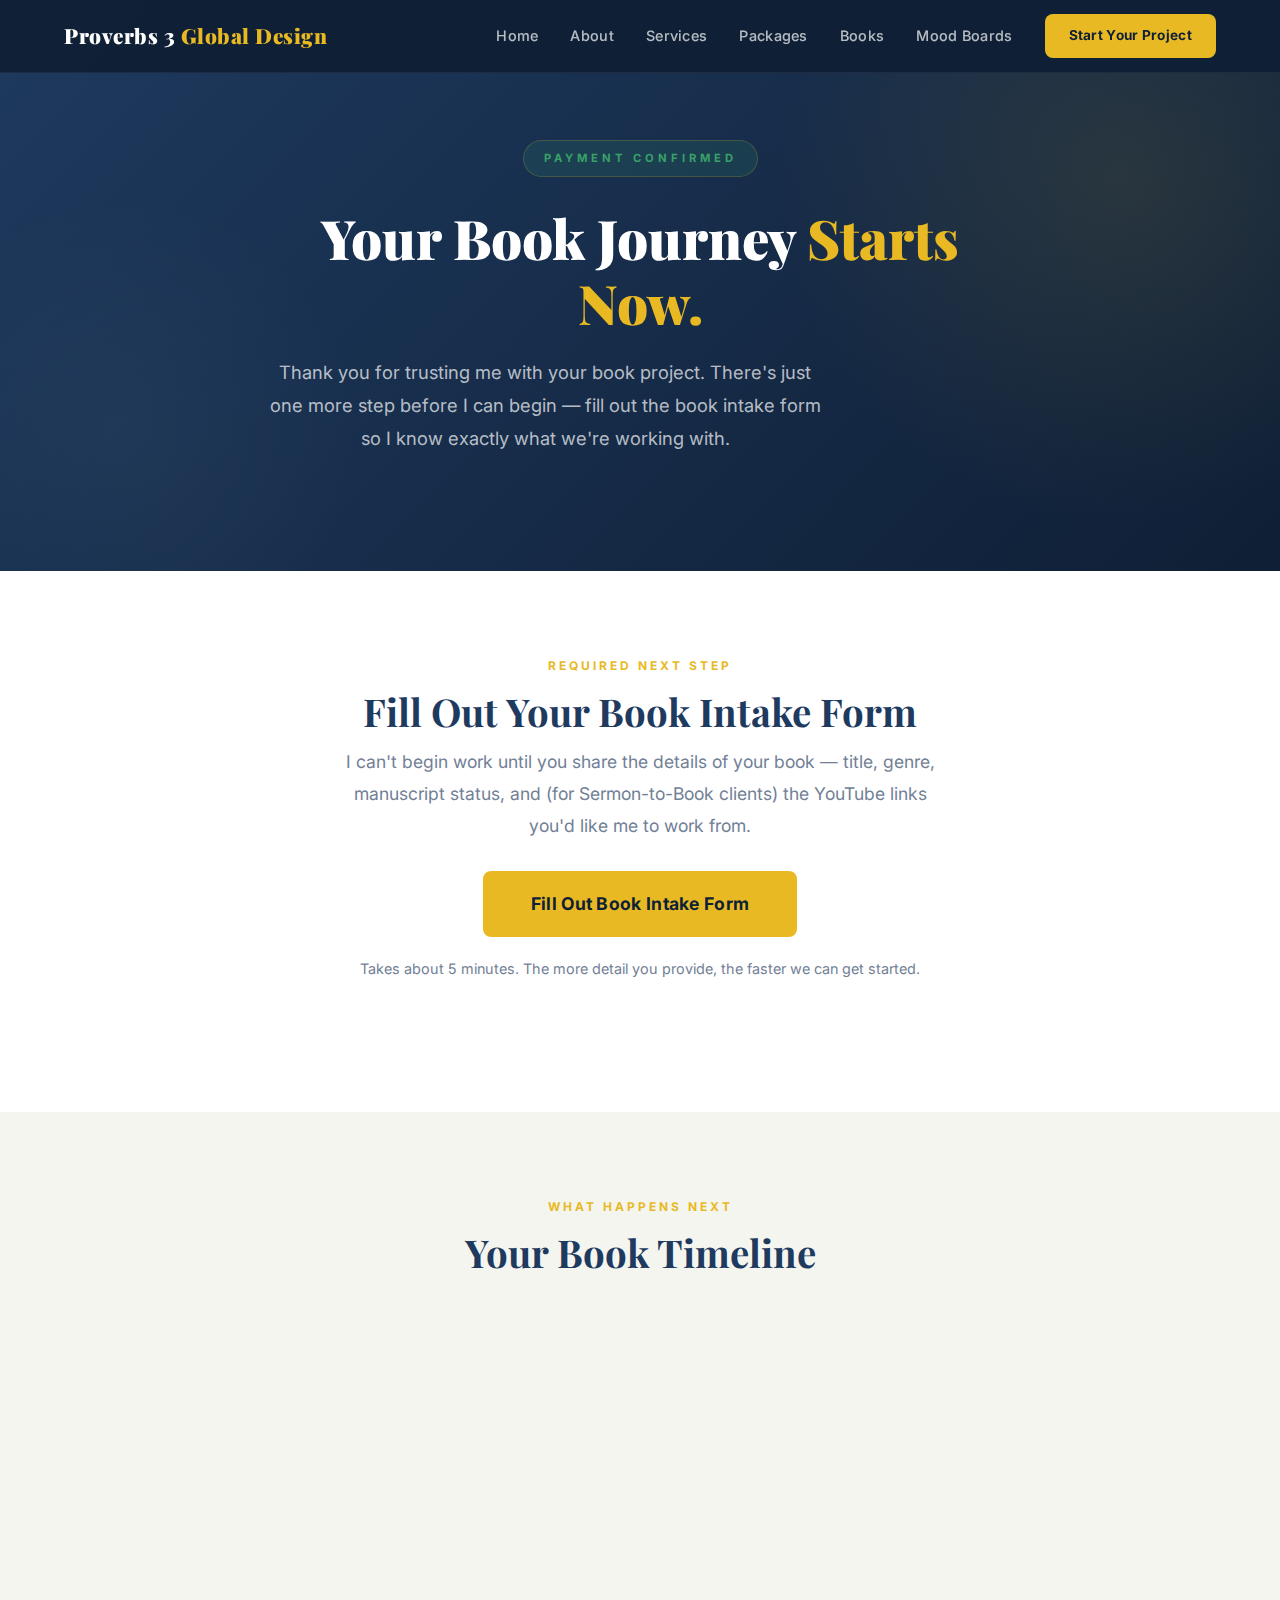
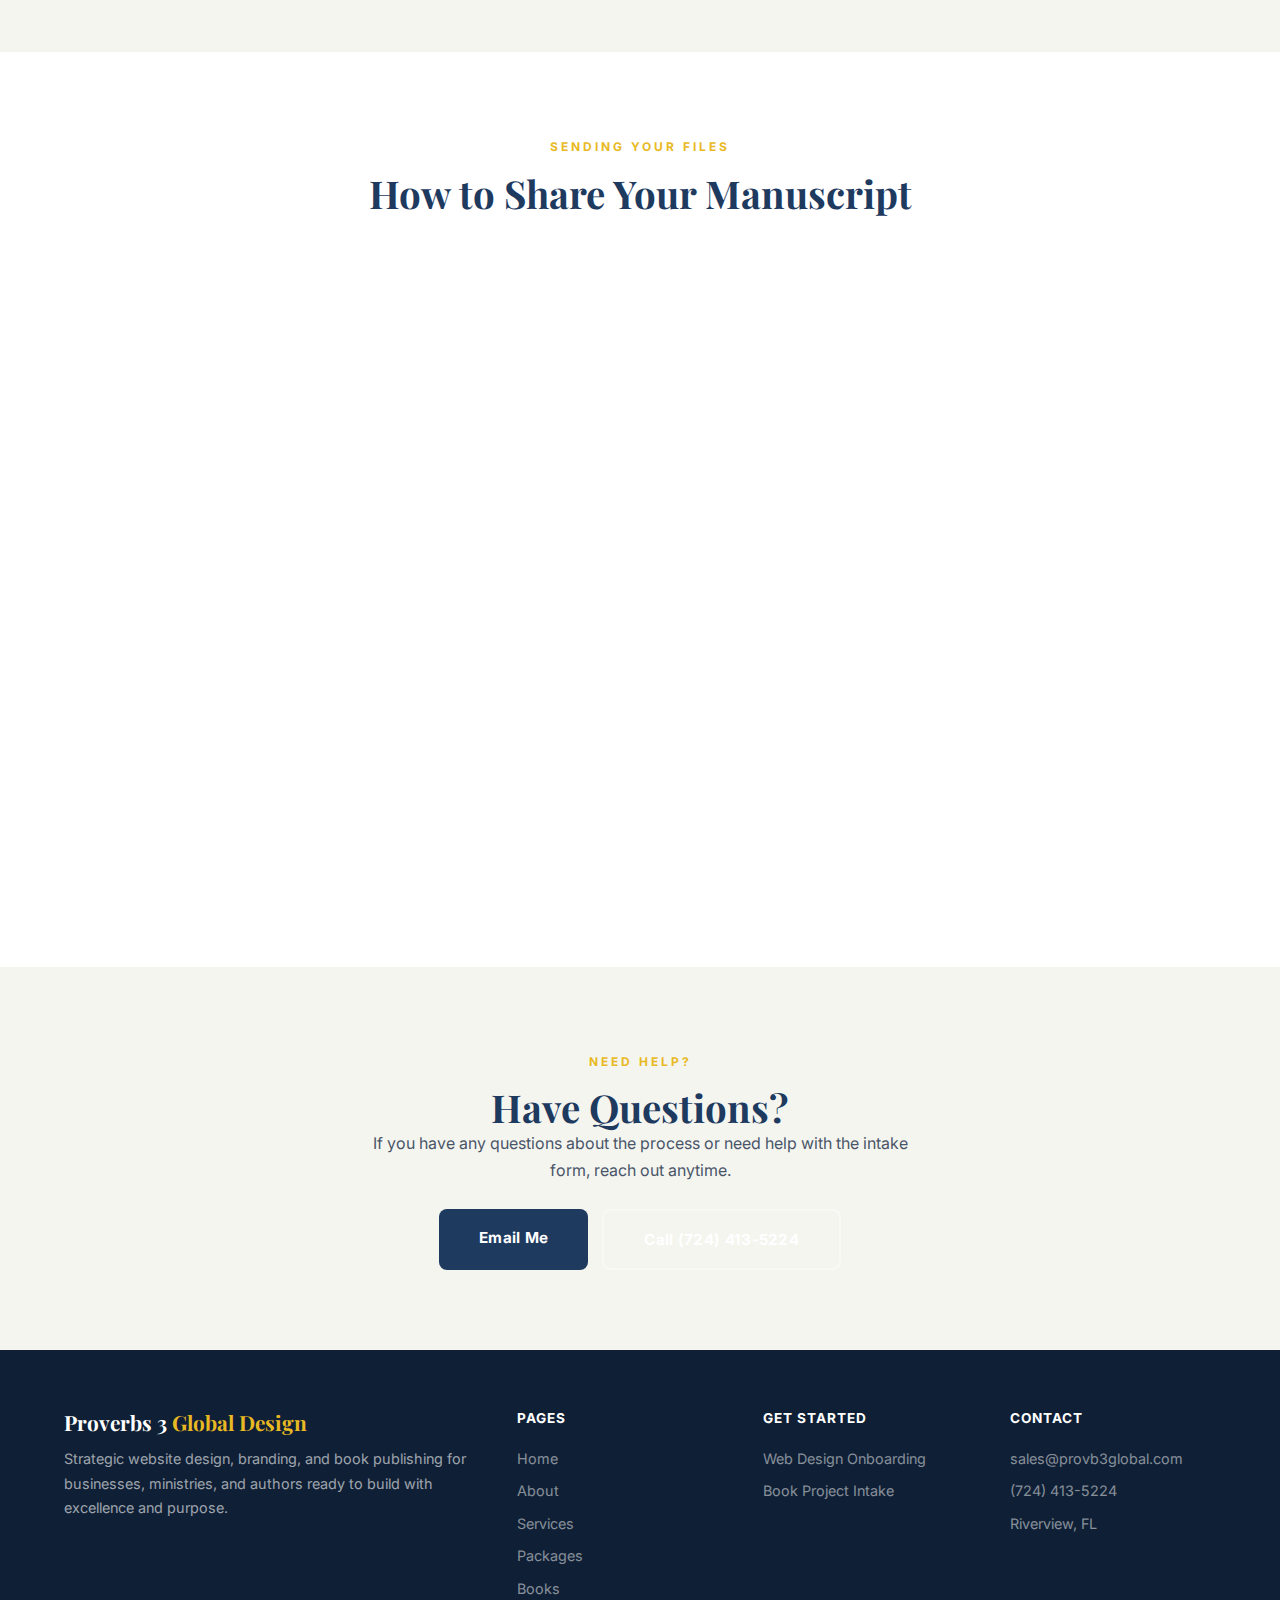
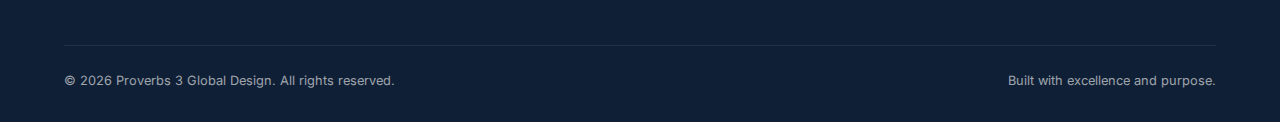
<file: book-thank-you.html>
<!DOCTYPE html>
<html lang="en">
<head>
  <meta charset="UTF-8">
  <meta name="viewport" content="width=device-width, initial-scale=1.0">
  <title>Book Project Confirmed — Proverbs 3 Global Design</title>
  <meta name="description" content="Thank you for your book project payment. Next step: fill out your book intake form so we can get started.">
  <meta name="theme-color" content="#1e3a5f">
  <link rel="canonical" href="https://provb3global.com/book-thank-you.html">
  <meta property="og:title" content="Book Project Confirmed — Proverbs 3 Global Design">
  <meta property="og:description" content="Thank you for your book project payment. Next step: fill out your book intake form so we can get started.">
  <meta property="og:image" content="https://provb3global.com/assets/images/og-default.png">
  <meta property="og:url" content="https://provb3global.com/book-thank-you.html">
  <meta property="og:type" content="website">
  <meta property="og:site_name" content="Proverbs 3 Global Design">
  <meta name="twitter:card" content="summary_large_image">
  <meta name="twitter:title" content="Book Project Confirmed — Proverbs 3 Global Design">
  <meta name="twitter:description" content="Thank you for your book project payment.">
  <meta name="twitter:image" content="https://provb3global.com/assets/images/og-default.png">
  <link rel="preconnect" href="https://fonts.googleapis.com">
  <link rel="preconnect" href="https://fonts.gstatic.com" crossorigin>
  <link href="https://fonts.googleapis.com/css2?family=Playfair+Display:wght@700;900&family=Inter:wght@300;400;500;600;700&display=swap" rel="stylesheet">
  <link rel="stylesheet" href="css/style.css">
</head>
<body>

<!-- ═══ NAVIGATION ═══ -->
<nav class="navbar">
  <div class="container">
    <a href="index.html" class="nav-logo">Proverbs 3 <span>Global Design</span></a>
    <div class="nav-links" id="navLinks">
      <a href="index.html">Home</a>
      <a href="about.html">About</a>
      <a href="services.html">Services</a>
      <a href="shop.html">Packages</a>
      <a href="books.html">Books</a>
      <a href="moodboards/">Mood Boards</a>
      <a href="shop.html" class="nav-cta">Start Your Project</a>
    </div>
    <button class="nav-toggle" id="navToggle" aria-label="Toggle navigation">
      <span></span><span></span><span></span>
    </button>
  </div>
</nav>

<!-- ═══ HERO ═══ -->
<section class="hero" style="min-height:auto; padding: 140px 0 80px;">
  <div class="container">
    <div class="hero-content" style="text-align:center;max-width:750px;margin:0 auto;">
      <div class="hero-badge" style="background:rgba(56,161,105,0.15);color:var(--green);">Payment Confirmed</div>
      <h1>Your Book Journey <span class="gold">Starts Now.</span></h1>
      <p>Thank you for trusting me with your book project. There's just one more step before I can begin — fill out the book intake form so I know exactly what we're working with.</p>
    </div>
  </div>
</section>

<!-- ═══ NEXT STEP ═══ -->
<section class="section">
  <div class="container" style="max-width:750px;">
    <div class="text-center" style="margin-bottom:50px;">
      <span class="section-badge">Required Next Step</span>
      <h2>Fill Out Your Book Intake Form</h2>
      <p class="section-subtitle">I can't begin work until you share the details of your book — title, genre, manuscript status, and (for Sermon-to-Book clients) the YouTube links you'd like me to work from.</p>
      <div style="margin-top:30px;">
        <a href="book-onboarding.html" class="btn btn-gold" style="font-size:1.1rem;padding:18px 48px;">Fill Out Book Intake Form</a>
      </div>
      <p style="margin-top:20px;color:var(--text-light);font-size:0.9rem;">Takes about 5 minutes. The more detail you provide, the faster we can get started.</p>
    </div>
  </div>
</section>

<!-- ═══ WHAT TO EXPECT ═══ -->
<section class="section section-alt">
  <div class="container">
    <div class="text-center" style="margin-bottom:50px;">
      <span class="section-badge">What Happens Next</span>
      <h2>Your Book Timeline</h2>
    </div>
    <div class="process-grid">
      <div class="process-step">
        <div class="process-number">01</div>
        <h3>Complete the Intake Form</h3>
        <p>Tell me about your book, your manuscript, your launch goals, and your style preferences.</p>
      </div>
      <div class="process-step">
        <div class="process-number">02</div>
        <h3>I Reach Out</h3>
        <p>Within 24 hours of receiving your intake form, I'll email you with a project plan and timeline.</p>
      </div>
      <div class="process-step">
        <div class="process-number">03</div>
        <h3>We Build the Book</h3>
        <p>Manuscript formatting, cover design, and (for Sermon-to-Book) transcript editing — with regular check-ins.</p>
      </div>
      <div class="process-step">
        <div class="process-number">04</div>
        <h3>Publish on KDP</h3>
        <p>Your book goes live on Amazon. Paperback, hardcover, and Kindle — ready to sell worldwide.</p>
      </div>
    </div>
  </div>
</section>

<!-- ═══ HOW TO SEND MANUSCRIPT ═══ -->
<section class="section">
  <div class="container" style="max-width:750px;">
    <div class="text-center" style="margin-bottom:40px;">
      <span class="section-badge">Sending Your Files</span>
      <h2>How to Share Your Manuscript</h2>
    </div>
    <div class="card-grid" style="grid-template-columns:1fr;">
      <div class="card">
        <div class="accent-bar"></div>
        <h3>Option 1 — Cloud Link</h3>
        <p>Upload your manuscript to Google Drive, Dropbox, or OneDrive and share the link in the intake form.</p>
      </div>
      <div class="card">
        <div class="accent-bar"></div>
        <h3>Option 2 — Email</h3>
        <p>Email your manuscript file to <strong>sales@provb3global.com</strong> with your name and book title in the subject line.</p>
      </div>
      <div class="card">
        <div class="accent-bar"></div>
        <h3>For Sermon-to-Book Clients</h3>
        <p>No manuscript needed. Just paste your YouTube sermon links into the intake form — I'll handle the rest.</p>
      </div>
    </div>
  </div>
</section>

<!-- ═══ QUESTIONS ═══ -->
<section class="section section-alt">
  <div class="container text-center" style="max-width:600px;">
    <span class="section-badge">Need Help?</span>
    <h2>Have Questions?</h2>
    <p style="margin-bottom:24px;">If you have any questions about the process or need help with the intake form, reach out anytime.</p>
    <div class="btn-group" style="justify-content:center;">
      <a href="mailto:sales@provb3global.com" class="btn btn-navy">Email Me</a>
      <a href="tel:7244135224" class="btn btn-outline">Call (724) 413-5224</a>
    </div>
  </div>
</section>

<!-- ═══ FOOTER ═══ -->
<footer class="footer">
  <div class="container">
    <div class="footer-grid">
      <div class="footer-brand">
        <h3>Proverbs 3 <span>Global Design</span></h3>
        <p>Strategic website design, branding, and book publishing for businesses, ministries, and authors ready to build with excellence and purpose.</p>
      </div>
      <div class="footer-col">
        <h4>Pages</h4>
        <a href="index.html">Home</a>
        <a href="about.html">About</a>
        <a href="services.html">Services</a>
        <a href="shop.html">Packages</a>
        <a href="books.html">Books</a>
      </div>
      <div class="footer-col">
        <h4>Get Started</h4>
        <a href="onboarding.html">Web Design Onboarding</a>
        <a href="book-onboarding.html">Book Project Intake</a>
      </div>
      <div class="footer-col">
        <h4>Contact</h4>
        <a href="mailto:sales@provb3global.com">sales@provb3global.com</a>
        <a href="tel:7244135224">(724) 413-5224</a>
        <a>Riverview, FL</a>
      </div>
    </div>
    <div class="footer-bottom">
      <span>&copy; 2026 Proverbs 3 Global Design. All rights reserved.</span>
      <span>Built with excellence and purpose.</span>
    </div>
  </div>
</footer>

<script src="js/main.js"></script>

</body>
</html>
</file>
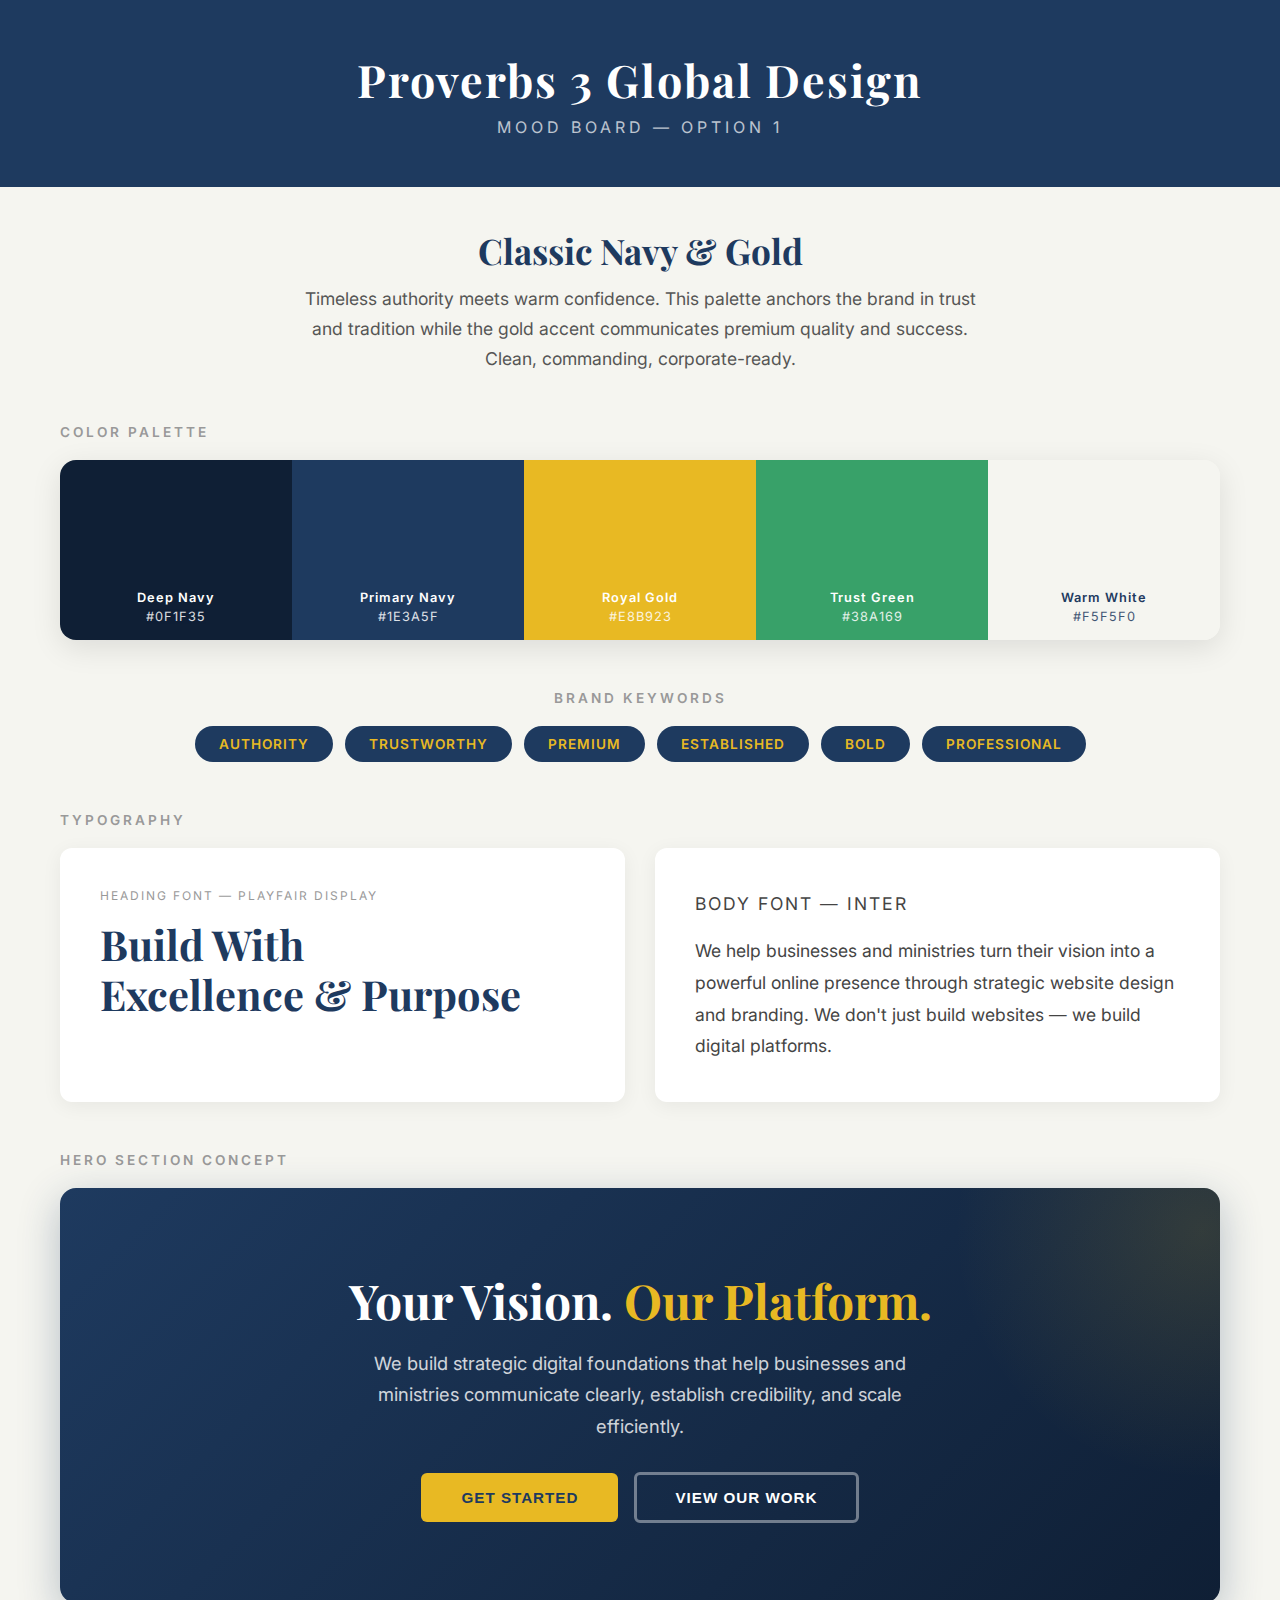
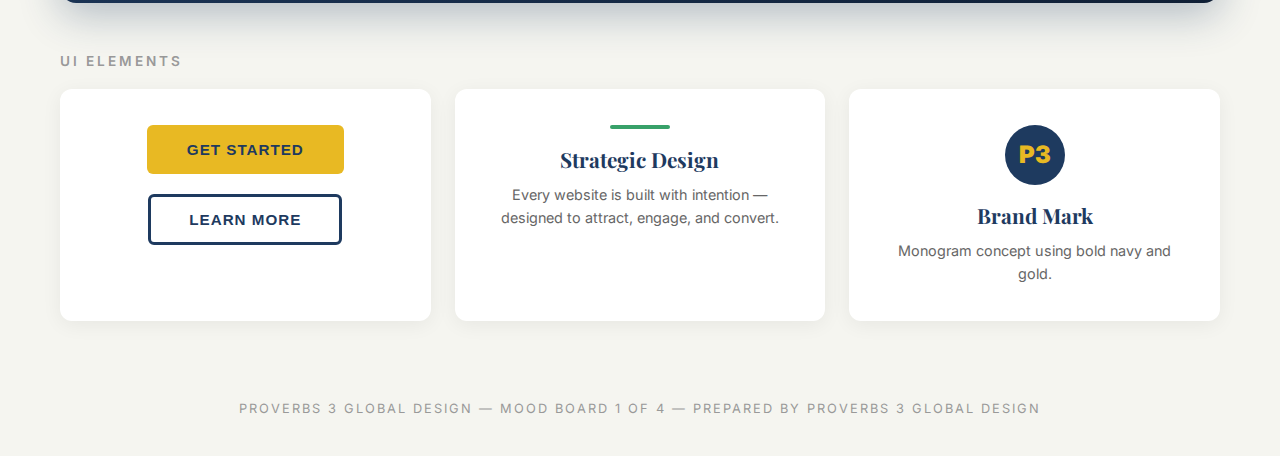
<file: moodboard-1-classic-navy-gold.html>
<!DOCTYPE html>
<html lang="en">
<head>
<meta charset="UTF-8">
<meta name="viewport" content="width=device-width, initial-scale=1.0">
<title>Mood Board 1 — Classic Navy &amp; Gold</title>
<link href="https://fonts.googleapis.com/css2?family=Playfair+Display:wght@700;900&family=Inter:wght@300;400;600;700&display=swap" rel="stylesheet">
<style>
  * { margin: 0; padding: 0; box-sizing: border-box; }
  body { font-family: 'Inter', sans-serif; background: #f5f5f0; color: #1e3a5f; }

  /* Header */
  .board-header {
    background: #1e3a5f;
    color: #fff;
    text-align: center;
    padding: 50px 30px;
  }
  .board-header h1 {
    font-family: 'Playfair Display', serif;
    font-size: 2.8rem;
    letter-spacing: 2px;
    margin-bottom: 8px;
  }
  .board-header p {
    font-size: 1rem;
    opacity: 0.7;
    letter-spacing: 4px;
    text-transform: uppercase;
  }

  .container { max-width: 1200px; margin: 0 auto; padding: 40px 20px; }

  /* Direction Label */
  .direction {
    text-align: center;
    margin-bottom: 50px;
  }
  .direction h2 {
    font-family: 'Playfair Display', serif;
    font-size: 2.2rem;
    color: #1e3a5f;
    margin-bottom: 10px;
  }
  .direction p {
    font-size: 1.1rem;
    color: #555;
    max-width: 700px;
    margin: 0 auto;
    line-height: 1.7;
  }

  /* Color Palette */
  .section-title {
    font-size: 0.85rem;
    text-transform: uppercase;
    letter-spacing: 3px;
    color: #999;
    margin-bottom: 20px;
    font-weight: 600;
  }
  .palette {
    display: flex;
    gap: 0;
    border-radius: 16px;
    overflow: hidden;
    box-shadow: 0 8px 30px rgba(0,0,0,0.1);
    margin-bottom: 50px;
  }
  .swatch {
    flex: 1;
    height: 180px;
    display: flex;
    flex-direction: column;
    align-items: center;
    justify-content: flex-end;
    padding-bottom: 16px;
    color: #fff;
    font-size: 0.8rem;
    font-weight: 600;
    letter-spacing: 1px;
  }
  .swatch .hex { opacity: 0.85; margin-top: 4px; font-weight: 400; }
  .swatch.light-text { color: #1e3a5f; }

  /* Typography */
  .type-section { margin-bottom: 50px; }
  .type-grid {
    display: grid;
    grid-template-columns: 1fr 1fr;
    gap: 30px;
  }
  .type-card {
    background: #fff;
    border-radius: 12px;
    padding: 40px;
    box-shadow: 0 4px 20px rgba(0,0,0,0.06);
  }
  .type-card .label {
    font-size: 0.75rem;
    text-transform: uppercase;
    letter-spacing: 2px;
    color: #999;
    margin-bottom: 16px;
  }
  .type-card.heading-font h3 {
    font-family: 'Playfair Display', serif;
    font-size: 2.6rem;
    line-height: 1.2;
    color: #1e3a5f;
  }
  .type-card.body-font p {
    font-size: 1.1rem;
    line-height: 1.8;
    color: #444;
  }

  /* UI Elements Preview */
  .ui-section { margin-bottom: 50px; }
  .ui-grid {
    display: grid;
    grid-template-columns: 1fr 1fr 1fr;
    gap: 24px;
  }
  .ui-card {
    background: #fff;
    border-radius: 12px;
    padding: 36px;
    box-shadow: 0 4px 20px rgba(0,0,0,0.06);
    text-align: center;
  }
  .btn-primary {
    display: inline-block;
    background: #e8b923;
    color: #1e3a5f;
    padding: 16px 40px;
    border-radius: 6px;
    font-weight: 700;
    font-size: 0.95rem;
    letter-spacing: 1px;
    text-transform: uppercase;
    border: none;
    cursor: pointer;
  }
  .btn-secondary {
    display: inline-block;
    background: transparent;
    color: #1e3a5f;
    padding: 14px 38px;
    border-radius: 6px;
    font-weight: 700;
    font-size: 0.95rem;
    letter-spacing: 1px;
    text-transform: uppercase;
    border: 3px solid #1e3a5f;
    cursor: pointer;
  }
  .accent-bar {
    width: 60px;
    height: 4px;
    background: #38a169;
    border-radius: 2px;
    margin: 0 auto 16px;
  }
  .ui-card h4 {
    font-family: 'Playfair Display', serif;
    font-size: 1.3rem;
    margin-bottom: 10px;
    color: #1e3a5f;
  }
  .ui-card p { font-size: 0.9rem; color: #666; line-height: 1.6; }

  /* Hero Mockup */
  .hero-mockup {
    background: linear-gradient(135deg, #1e3a5f 0%, #0f1f35 100%);
    border-radius: 16px;
    padding: 80px 60px;
    text-align: center;
    color: #fff;
    margin-bottom: 50px;
    box-shadow: 0 12px 40px rgba(30,58,95,0.3);
    position: relative;
    overflow: hidden;
  }
  .hero-mockup::before {
    content: '';
    position: absolute;
    top: -50%;
    right: -20%;
    width: 500px;
    height: 500px;
    background: radial-gradient(circle, rgba(232,185,35,0.15) 0%, transparent 70%);
    border-radius: 50%;
  }
  .hero-mockup h2 {
    font-family: 'Playfair Display', serif;
    font-size: 3rem;
    margin-bottom: 16px;
    position: relative;
  }
  .hero-mockup .gold { color: #e8b923; }
  .hero-mockup p {
    font-size: 1.15rem;
    opacity: 0.8;
    max-width: 600px;
    margin: 0 auto 30px;
    line-height: 1.7;
    position: relative;
  }
  .hero-mockup .cta-group { position: relative; }
  .hero-mockup .cta-group .btn-primary { margin-right: 12px; }

  /* Mood Keywords */
  .keywords {
    display: flex;
    flex-wrap: wrap;
    gap: 12px;
    justify-content: center;
    margin-bottom: 50px;
  }
  .keyword {
    background: #1e3a5f;
    color: #e8b923;
    padding: 10px 24px;
    border-radius: 30px;
    font-size: 0.85rem;
    font-weight: 600;
    letter-spacing: 1px;
    text-transform: uppercase;
  }

  /* Footer */
  .board-footer {
    text-align: center;
    padding: 40px;
    color: #999;
    font-size: 0.8rem;
    letter-spacing: 2px;
    text-transform: uppercase;
  }

  @media (max-width: 768px) {
    .type-grid, .ui-grid { grid-template-columns: 1fr; }
    .hero-mockup h2 { font-size: 2rem; }
    .hero-mockup { padding: 50px 30px; }
  }
</style>
</head>
<body>

<div class="board-header">
  <h1>Proverbs 3 Global Design</h1>
  <p>Mood Board &mdash; Option 1</p>
</div>

<div class="container">
  <div class="direction">
    <h2>Classic Navy &amp; Gold</h2>
    <p>Timeless authority meets warm confidence. This palette anchors the brand in trust and tradition while the gold accent communicates premium quality and success. Clean, commanding, corporate-ready.</p>
  </div>

  <!-- Color Palette -->
  <p class="section-title">Color Palette</p>
  <div class="palette">
    <div class="swatch" style="background:#0f1f35;">Deep Navy<span class="hex">#0F1F35</span></div>
    <div class="swatch" style="background:#1e3a5f;">Primary Navy<span class="hex">#1E3A5F</span></div>
    <div class="swatch" style="background:#e8b923;">Royal Gold<span class="hex">#E8B923</span></div>
    <div class="swatch" style="background:#38a169;">Trust Green<span class="hex">#38A169</span></div>
    <div class="swatch light-text" style="background:#f5f5f0;">Warm White<span class="hex">#F5F5F0</span></div>
  </div>

  <!-- Keywords -->
  <p class="section-title" style="text-align:center;">Brand Keywords</p>
  <div class="keywords">
    <span class="keyword">Authority</span>
    <span class="keyword">Trustworthy</span>
    <span class="keyword">Premium</span>
    <span class="keyword">Established</span>
    <span class="keyword">Bold</span>
    <span class="keyword">Professional</span>
  </div>

  <!-- Typography -->
  <p class="section-title">Typography</p>
  <div class="type-section">
    <div class="type-grid">
      <div class="type-card heading-font">
        <p class="label">Heading Font — Playfair Display</p>
        <h3>Build With<br>Excellence &amp; Purpose</h3>
      </div>
      <div class="type-card body-font">
        <p class="label">Body Font — Inter</p>
        <p>We help businesses and ministries turn their vision into a powerful online presence through strategic website design and branding. We don't just build websites — we build digital platforms.</p>
      </div>
    </div>
  </div>

  <!-- Hero Mockup -->
  <p class="section-title">Hero Section Concept</p>
  <div class="hero-mockup">
    <h2>Your Vision. <span class="gold">Our Platform.</span></h2>
    <p>We build strategic digital foundations that help businesses and ministries communicate clearly, establish credibility, and scale efficiently.</p>
    <div class="cta-group">
      <button class="btn-primary">Get Started</button>
      <button class="btn-secondary" style="color:#fff; border-color:rgba(255,255,255,0.4);">View Our Work</button>
    </div>
  </div>

  <!-- UI Elements -->
  <p class="section-title">UI Elements</p>
  <div class="ui-grid">
    <div class="ui-card">
      <div style="margin-bottom:20px;"><button class="btn-primary">Get Started</button></div>
      <div><button class="btn-secondary">Learn More</button></div>
    </div>
    <div class="ui-card">
      <div class="accent-bar"></div>
      <h4>Strategic Design</h4>
      <p>Every website is built with intention — designed to attract, engage, and convert.</p>
    </div>
    <div class="ui-card">
      <div style="width:60px;height:60px;background:#1e3a5f;border-radius:50%;margin:0 auto 16px;display:flex;align-items:center;justify-content:center;">
        <span style="color:#e8b923;font-size:1.5rem;font-weight:900;">P3</span>
      </div>
      <h4>Brand Mark</h4>
      <p>Monogram concept using bold navy and gold.</p>
    </div>
  </div>
</div>

<div class="board-footer">
  Proverbs 3 Global Design &mdash; Mood Board 1 of 4 &mdash; Prepared by Proverbs 3 Global Design
</div>

</body>
</html>
</file>
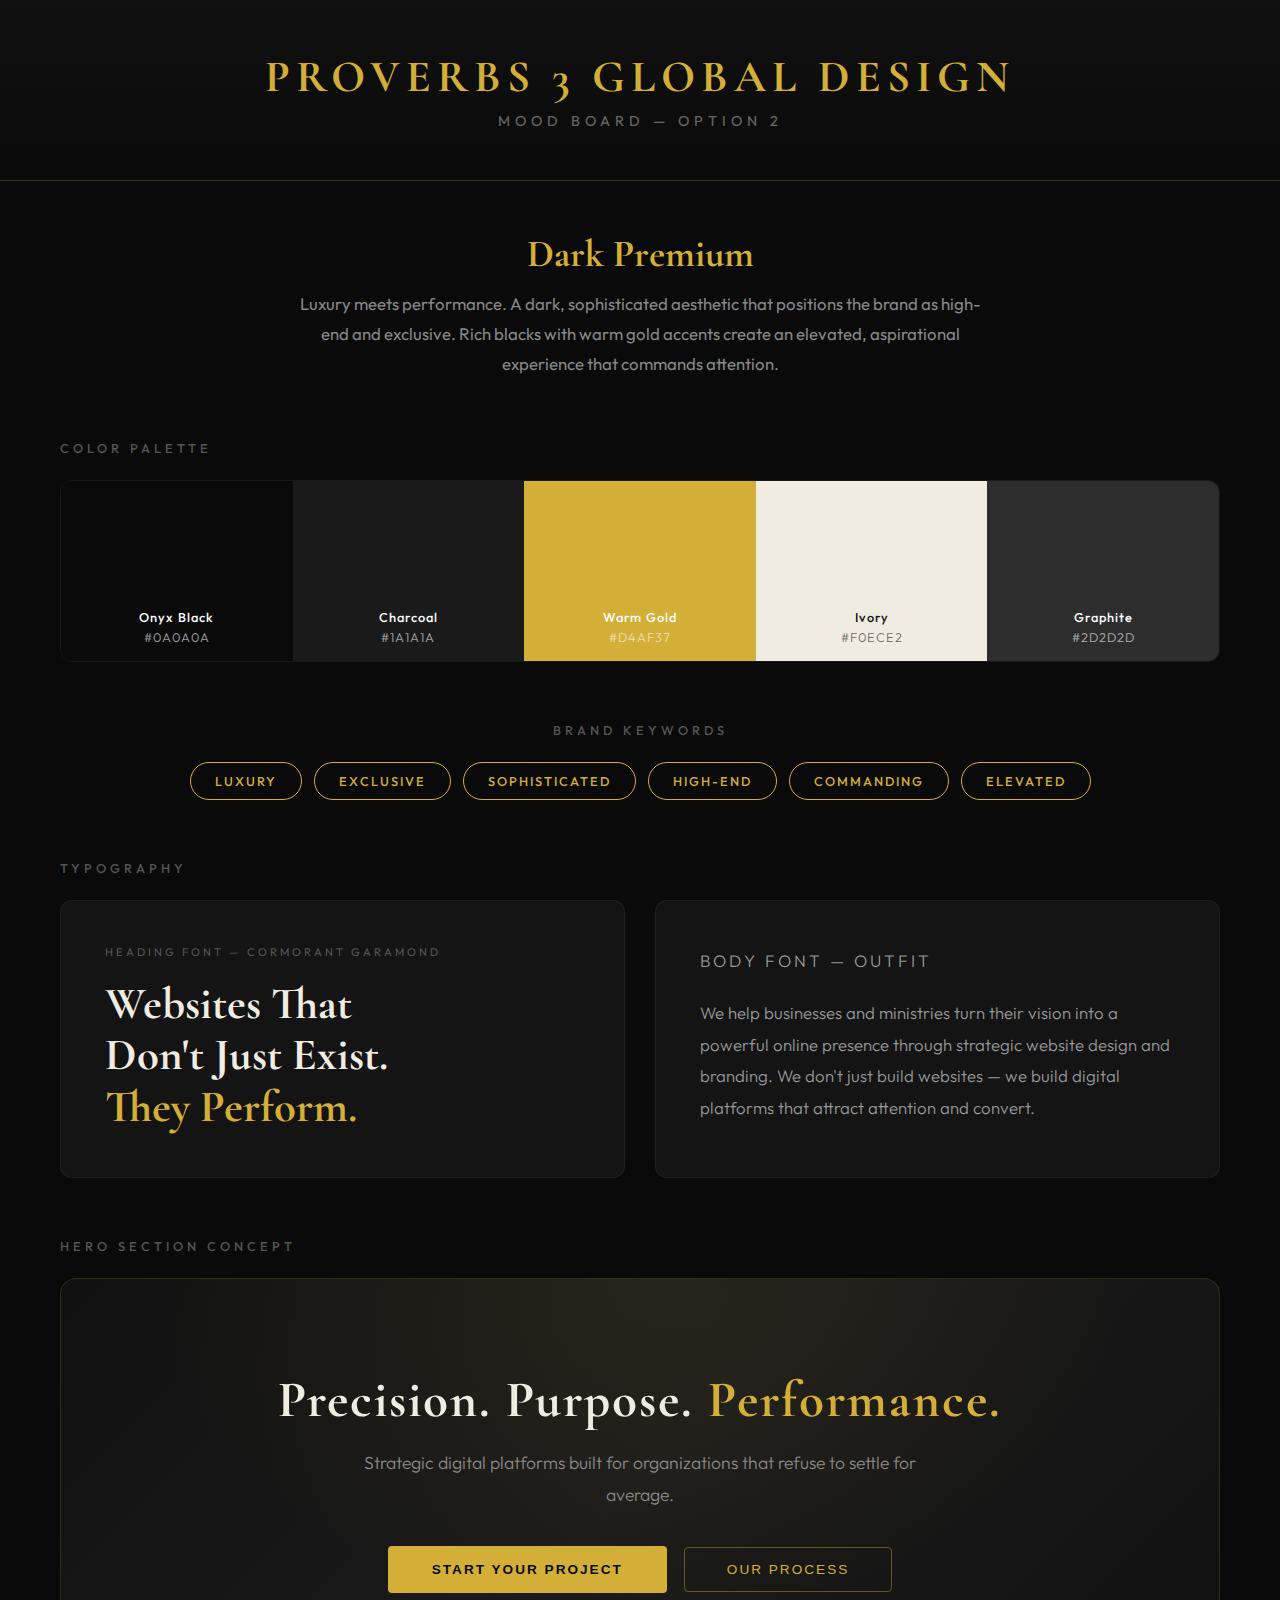
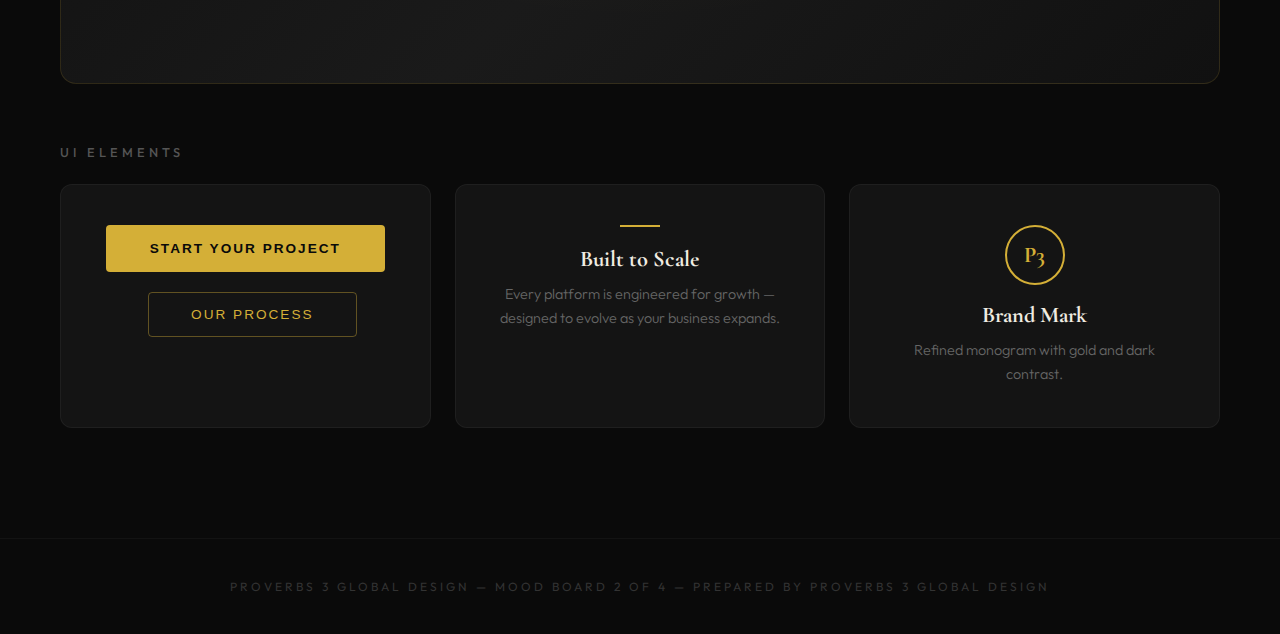
<file: moodboard-2-dark-premium.html>
<!DOCTYPE html>
<html lang="en">
<head>
<meta charset="UTF-8">
<meta name="viewport" content="width=device-width, initial-scale=1.0">
<title>Mood Board 2 — Dark Premium</title>
<link href="https://fonts.googleapis.com/css2?family=Cormorant+Garamond:wght@600;700&family=Outfit:wght@300;400;500;700&display=swap" rel="stylesheet">
<style>
  * { margin: 0; padding: 0; box-sizing: border-box; }
  body { font-family: 'Outfit', sans-serif; background: #0a0a0a; color: #f0ece2; }

  .board-header {
    background: linear-gradient(180deg, #111 0%, #0a0a0a 100%);
    text-align: center;
    padding: 50px 30px;
    border-bottom: 1px solid rgba(212,175,55,0.2);
  }
  .board-header h1 {
    font-family: 'Cormorant Garamond', serif;
    font-size: 2.8rem;
    letter-spacing: 6px;
    color: #d4af37;
    text-transform: uppercase;
  }
  .board-header p {
    font-size: 0.9rem;
    opacity: 0.4;
    letter-spacing: 5px;
    text-transform: uppercase;
    margin-top: 8px;
  }

  .container { max-width: 1200px; margin: 0 auto; padding: 50px 20px; }

  .direction { text-align: center; margin-bottom: 60px; }
  .direction h2 {
    font-family: 'Cormorant Garamond', serif;
    font-size: 2.4rem;
    color: #d4af37;
    margin-bottom: 12px;
  }
  .direction p { font-size: 1.05rem; color: #888; max-width: 700px; margin: 0 auto; line-height: 1.8; }

  .section-title {
    font-size: 0.8rem;
    text-transform: uppercase;
    letter-spacing: 4px;
    color: #555;
    margin-bottom: 24px;
    font-weight: 500;
  }

  /* Palette */
  .palette {
    display: flex;
    gap: 0;
    border-radius: 12px;
    overflow: hidden;
    margin-bottom: 60px;
    border: 1px solid rgba(255,255,255,0.06);
  }
  .swatch {
    flex: 1;
    height: 180px;
    display: flex;
    flex-direction: column;
    align-items: center;
    justify-content: flex-end;
    padding-bottom: 16px;
    color: #fff;
    font-size: 0.8rem;
    font-weight: 500;
    letter-spacing: 1px;
  }
  .swatch .hex { opacity: 0.6; margin-top: 4px; font-weight: 300; }
  .swatch.dark-text { color: #111; }

  /* Keywords */
  .keywords {
    display: flex;
    flex-wrap: wrap;
    gap: 12px;
    justify-content: center;
    margin-bottom: 60px;
  }
  .keyword {
    background: transparent;
    border: 1px solid #d4af37;
    color: #d4af37;
    padding: 10px 24px;
    border-radius: 30px;
    font-size: 0.8rem;
    font-weight: 500;
    letter-spacing: 2px;
    text-transform: uppercase;
  }

  /* Typography */
  .type-grid {
    display: grid;
    grid-template-columns: 1fr 1fr;
    gap: 30px;
    margin-bottom: 60px;
  }
  .type-card {
    background: #141414;
    border-radius: 12px;
    padding: 44px;
    border: 1px solid rgba(255,255,255,0.05);
  }
  .type-card .label {
    font-size: 0.7rem;
    text-transform: uppercase;
    letter-spacing: 3px;
    color: #555;
    margin-bottom: 20px;
  }
  .type-card.heading-font h3 {
    font-family: 'Cormorant Garamond', serif;
    font-size: 2.8rem;
    line-height: 1.15;
    color: #f0ece2;
  }
  .type-card.body-font p {
    font-size: 1.05rem;
    line-height: 1.9;
    color: #999;
    font-weight: 300;
  }

  /* Hero Mockup */
  .hero-mockup {
    background: linear-gradient(135deg, #111 0%, #1a1a1a 50%, #111 100%);
    border-radius: 16px;
    padding: 90px 60px;
    text-align: center;
    color: #f0ece2;
    margin-bottom: 60px;
    border: 1px solid rgba(212,175,55,0.15);
    position: relative;
    overflow: hidden;
  }
  .hero-mockup::before {
    content: '';
    position: absolute;
    top: 0; left: 0; right: 0; bottom: 0;
    background: radial-gradient(ellipse at center top, rgba(212,175,55,0.08) 0%, transparent 60%);
  }
  .hero-mockup h2 {
    font-family: 'Cormorant Garamond', serif;
    font-size: 3.2rem;
    margin-bottom: 16px;
    position: relative;
    letter-spacing: 2px;
  }
  .hero-mockup .gold { color: #d4af37; }
  .hero-mockup p {
    font-size: 1.1rem;
    color: #888;
    max-width: 600px;
    margin: 0 auto 35px;
    line-height: 1.8;
    position: relative;
    font-weight: 300;
  }
  .btn-gold {
    display: inline-block;
    background: #d4af37;
    color: #0a0a0a;
    padding: 16px 44px;
    border-radius: 4px;
    font-weight: 700;
    font-size: 0.85rem;
    letter-spacing: 2px;
    text-transform: uppercase;
    border: none;
    cursor: pointer;
    position: relative;
  }
  .btn-ghost {
    display: inline-block;
    background: transparent;
    color: #d4af37;
    padding: 14px 42px;
    border-radius: 4px;
    font-weight: 500;
    font-size: 0.85rem;
    letter-spacing: 2px;
    text-transform: uppercase;
    border: 1px solid rgba(212,175,55,0.4);
    cursor: pointer;
    margin-left: 14px;
    position: relative;
  }

  /* UI Elements */
  .ui-grid {
    display: grid;
    grid-template-columns: 1fr 1fr 1fr;
    gap: 24px;
    margin-bottom: 60px;
  }
  .ui-card {
    background: #141414;
    border-radius: 12px;
    padding: 40px;
    text-align: center;
    border: 1px solid rgba(255,255,255,0.05);
  }
  .accent-line {
    width: 40px;
    height: 2px;
    background: #d4af37;
    margin: 0 auto 18px;
  }
  .ui-card h4 {
    font-family: 'Cormorant Garamond', serif;
    font-size: 1.4rem;
    margin-bottom: 10px;
    color: #f0ece2;
  }
  .ui-card p { font-size: 0.9rem; color: #666; line-height: 1.7; font-weight: 300; }

  .board-footer {
    text-align: center;
    padding: 40px;
    color: #333;
    font-size: 0.75rem;
    letter-spacing: 3px;
    text-transform: uppercase;
    border-top: 1px solid rgba(255,255,255,0.04);
  }

  @media (max-width: 768px) {
    .type-grid, .ui-grid { grid-template-columns: 1fr; }
    .hero-mockup h2 { font-size: 2.2rem; }
    .hero-mockup { padding: 60px 30px; }
  }
</style>
</head>
<body>

<div class="board-header">
  <h1>Proverbs 3 Global Design</h1>
  <p>Mood Board &mdash; Option 2</p>
</div>

<div class="container">
  <div class="direction">
    <h2>Dark Premium</h2>
    <p>Luxury meets performance. A dark, sophisticated aesthetic that positions the brand as high-end and exclusive. Rich blacks with warm gold accents create an elevated, aspirational experience that commands attention.</p>
  </div>

  <p class="section-title">Color Palette</p>
  <div class="palette">
    <div class="swatch" style="background:#0a0a0a;">Onyx Black<span class="hex">#0A0A0A</span></div>
    <div class="swatch" style="background:#1a1a1a;">Charcoal<span class="hex">#1A1A1A</span></div>
    <div class="swatch" style="background:#d4af37;">Warm Gold<span class="hex">#D4AF37</span></div>
    <div class="swatch dark-text" style="background:#f0ece2;">Ivory<span class="hex">#F0ECE2</span></div>
    <div class="swatch" style="background:#2d2d2d;">Graphite<span class="hex">#2D2D2D</span></div>
  </div>

  <p class="section-title" style="text-align:center;">Brand Keywords</p>
  <div class="keywords">
    <span class="keyword">Luxury</span>
    <span class="keyword">Exclusive</span>
    <span class="keyword">Sophisticated</span>
    <span class="keyword">High-End</span>
    <span class="keyword">Commanding</span>
    <span class="keyword">Elevated</span>
  </div>

  <p class="section-title">Typography</p>
  <div class="type-grid">
    <div class="type-card heading-font">
      <p class="label">Heading Font — Cormorant Garamond</p>
      <h3>Websites That<br>Don't Just Exist.<br><span style="color:#d4af37;">They Perform.</span></h3>
    </div>
    <div class="type-card body-font">
      <p class="label">Body Font — Outfit</p>
      <p>We help businesses and ministries turn their vision into a powerful online presence through strategic website design and branding. We don't just build websites — we build digital platforms that attract attention and convert.</p>
    </div>
  </div>

  <p class="section-title">Hero Section Concept</p>
  <div class="hero-mockup">
    <h2>Precision. Purpose. <span class="gold">Performance.</span></h2>
    <p>Strategic digital platforms built for organizations that refuse to settle for average.</p>
    <div>
      <button class="btn-gold">Start Your Project</button>
      <button class="btn-ghost">Our Process</button>
    </div>
  </div>

  <p class="section-title">UI Elements</p>
  <div class="ui-grid">
    <div class="ui-card">
      <div style="margin-bottom:20px;"><button class="btn-gold">Start Your Project</button></div>
      <div><button class="btn-ghost">Our Process</button></div>
    </div>
    <div class="ui-card">
      <div class="accent-line"></div>
      <h4>Built to Scale</h4>
      <p>Every platform is engineered for growth — designed to evolve as your business expands.</p>
    </div>
    <div class="ui-card">
      <div style="width:60px;height:60px;border:2px solid #d4af37;border-radius:50%;margin:0 auto 16px;display:flex;align-items:center;justify-content:center;">
        <span style="color:#d4af37;font-family:'Cormorant Garamond',serif;font-size:1.4rem;font-weight:700;">P3</span>
      </div>
      <h4>Brand Mark</h4>
      <p>Refined monogram with gold and dark contrast.</p>
    </div>
  </div>
</div>

<div class="board-footer">
  Proverbs 3 Global Design &mdash; Mood Board 2 of 4 &mdash; Prepared by Proverbs 3 Global Design
</div>

</body>
</html>
</file>
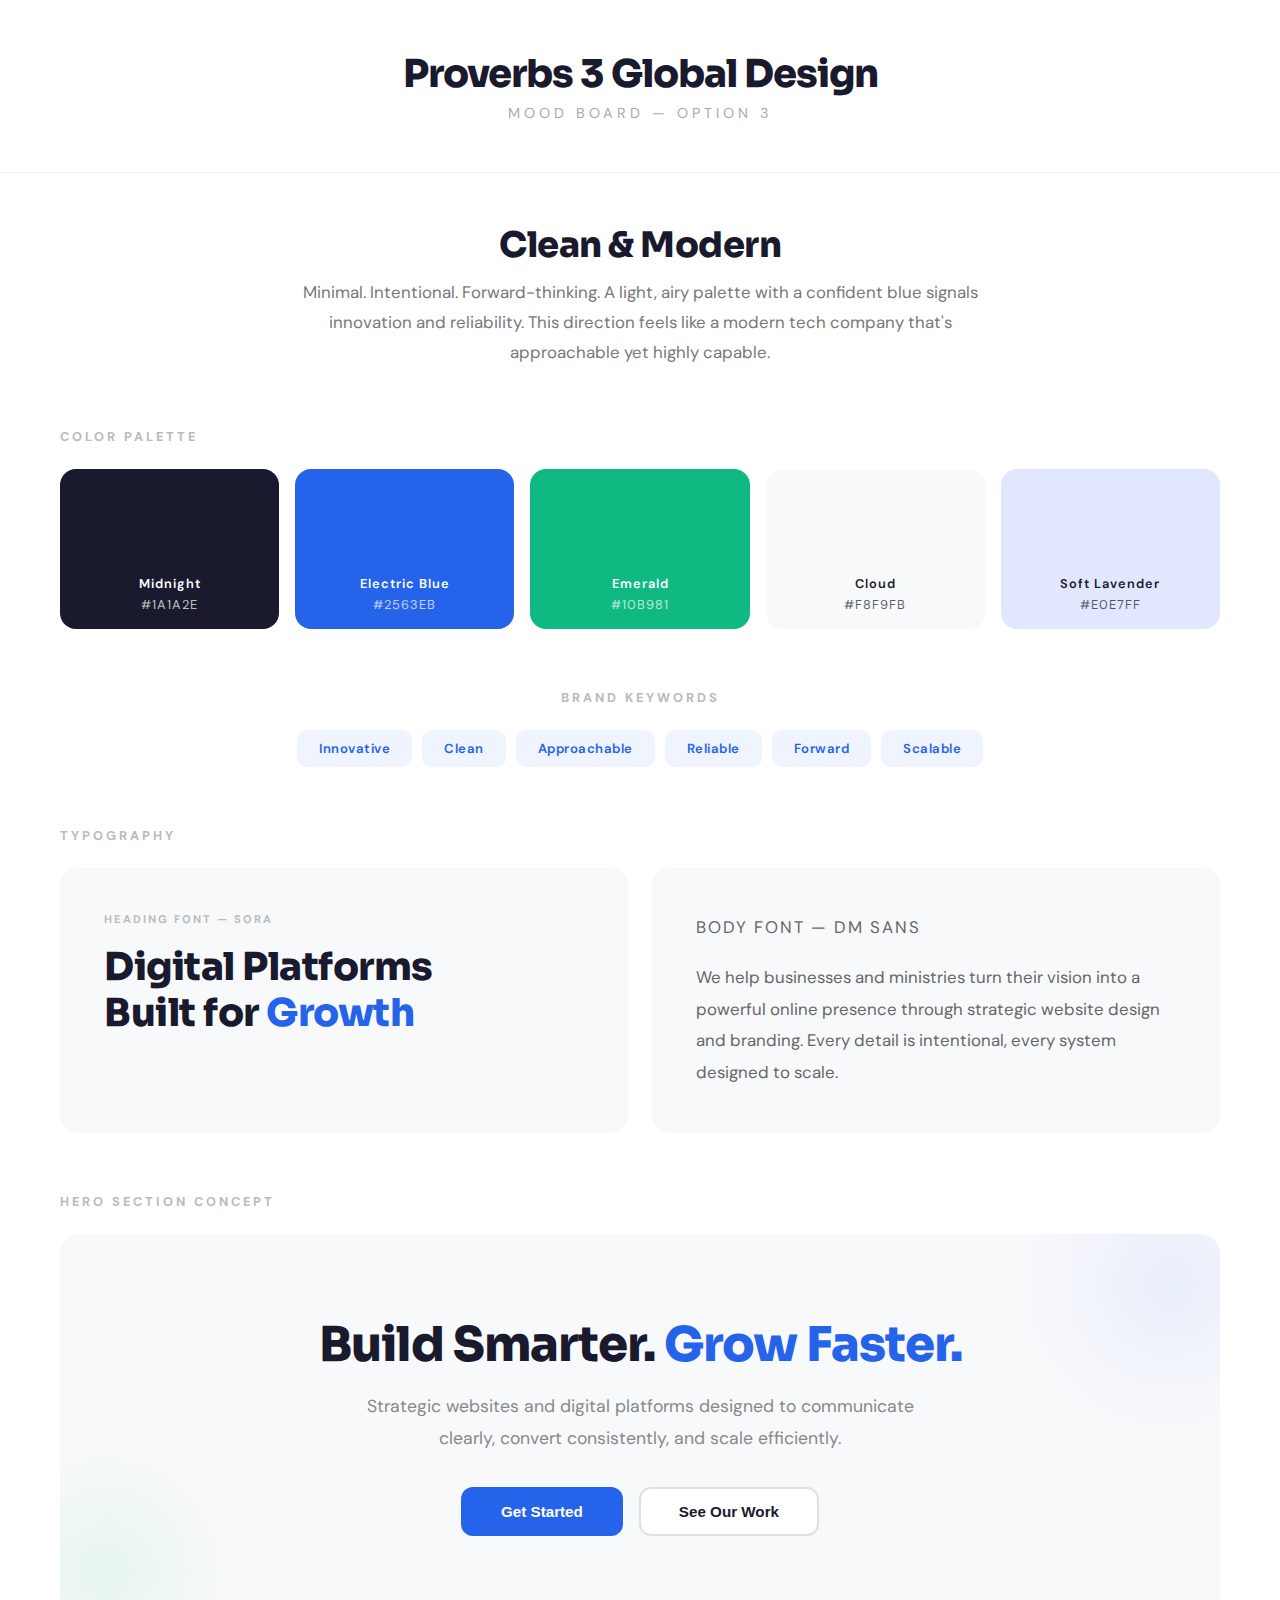
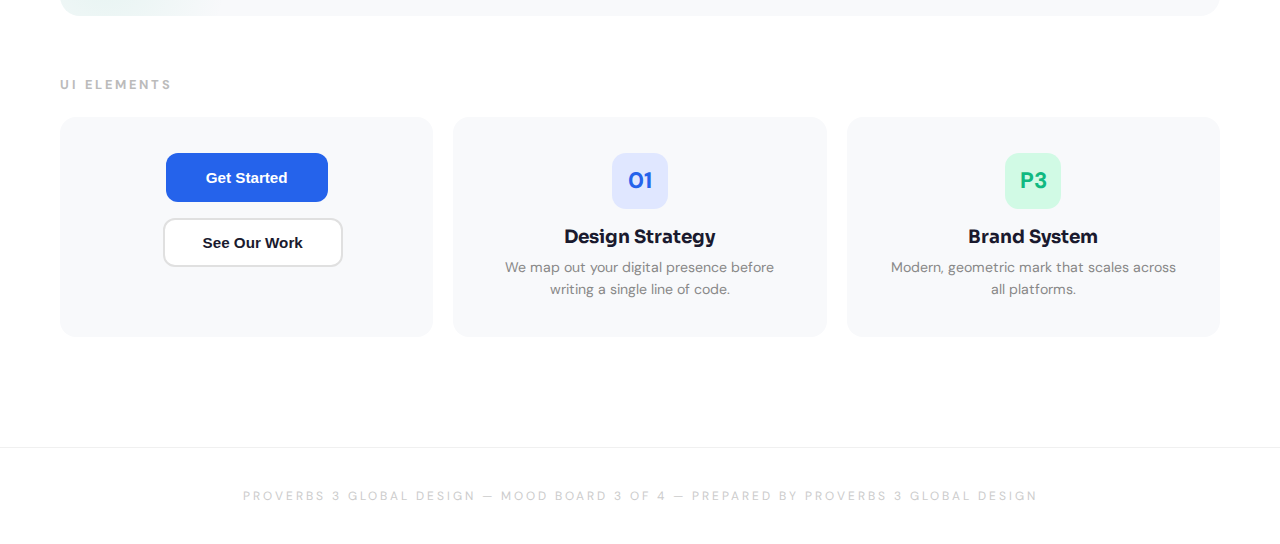
<file: moodboard-3-clean-modern.html>
<!DOCTYPE html>
<html lang="en">
<head>
<meta charset="UTF-8">
<meta name="viewport" content="width=device-width, initial-scale=1.0">
<title>Mood Board 3 — Clean &amp; Modern</title>
<link href="https://fonts.googleapis.com/css2?family=Sora:wght@300;400;600;700;800&family=DM+Sans:wght@400;500;700&display=swap" rel="stylesheet">
<style>
  * { margin: 0; padding: 0; box-sizing: border-box; }
  body { font-family: 'DM Sans', sans-serif; background: #ffffff; color: #1a1a2e; }

  .board-header {
    background: #ffffff;
    text-align: center;
    padding: 50px 30px;
    border-bottom: 1px solid #eee;
  }
  .board-header h1 {
    font-family: 'Sora', sans-serif;
    font-size: 2.4rem;
    font-weight: 800;
    letter-spacing: -1px;
    color: #1a1a2e;
  }
  .board-header p {
    font-size: 0.9rem;
    color: #aaa;
    letter-spacing: 4px;
    text-transform: uppercase;
    margin-top: 6px;
  }

  .container { max-width: 1200px; margin: 0 auto; padding: 50px 20px; }

  .direction { text-align: center; margin-bottom: 60px; }
  .direction h2 {
    font-family: 'Sora', sans-serif;
    font-size: 2.2rem;
    font-weight: 800;
    color: #1a1a2e;
    margin-bottom: 10px;
    letter-spacing: -0.5px;
  }
  .direction p { font-size: 1.05rem; color: #777; max-width: 700px; margin: 0 auto; line-height: 1.8; }

  .section-title {
    font-size: 0.8rem;
    text-transform: uppercase;
    letter-spacing: 3px;
    color: #bbb;
    margin-bottom: 24px;
    font-weight: 700;
  }

  /* Palette */
  .palette {
    display: flex;
    gap: 16px;
    margin-bottom: 60px;
  }
  .swatch {
    flex: 1;
    height: 160px;
    border-radius: 16px;
    display: flex;
    flex-direction: column;
    align-items: center;
    justify-content: flex-end;
    padding-bottom: 16px;
    color: #fff;
    font-size: 0.8rem;
    font-weight: 600;
    letter-spacing: 1px;
  }
  .swatch .hex { opacity: 0.7; margin-top: 4px; font-weight: 400; }
  .swatch.dark-text { color: #1a1a2e; }

  /* Keywords */
  .keywords {
    display: flex;
    flex-wrap: wrap;
    gap: 10px;
    justify-content: center;
    margin-bottom: 60px;
  }
  .keyword {
    background: #f0f4ff;
    color: #2563eb;
    padding: 10px 22px;
    border-radius: 10px;
    font-size: 0.82rem;
    font-weight: 600;
    letter-spacing: 0.5px;
  }

  /* Typography */
  .type-grid {
    display: grid;
    grid-template-columns: 1fr 1fr;
    gap: 24px;
    margin-bottom: 60px;
  }
  .type-card {
    background: #f8f9fb;
    border-radius: 16px;
    padding: 44px;
  }
  .type-card .label {
    font-size: 0.7rem;
    text-transform: uppercase;
    letter-spacing: 2px;
    color: #bbb;
    margin-bottom: 18px;
    font-weight: 700;
  }
  .type-card.heading-font h3 {
    font-family: 'Sora', sans-serif;
    font-size: 2.4rem;
    line-height: 1.2;
    color: #1a1a2e;
    font-weight: 800;
    letter-spacing: -0.5px;
  }
  .type-card.body-font p {
    font-size: 1.05rem;
    line-height: 1.9;
    color: #666;
    font-weight: 400;
  }

  /* Hero Mockup */
  .hero-mockup {
    background: #f8f9fb;
    border-radius: 20px;
    padding: 80px 60px;
    text-align: center;
    color: #1a1a2e;
    margin-bottom: 60px;
    position: relative;
    overflow: hidden;
  }
  .hero-mockup::before {
    content: '';
    position: absolute;
    top: -100px; right: -100px;
    width: 300px;
    height: 300px;
    background: radial-gradient(circle, rgba(37,99,235,0.08) 0%, transparent 70%);
    border-radius: 50%;
  }
  .hero-mockup::after {
    content: '';
    position: absolute;
    bottom: -80px; left: -80px;
    width: 250px;
    height: 250px;
    background: radial-gradient(circle, rgba(16,185,129,0.08) 0%, transparent 70%);
    border-radius: 50%;
  }
  .hero-mockup h2 {
    font-family: 'Sora', sans-serif;
    font-size: 3rem;
    font-weight: 800;
    margin-bottom: 16px;
    letter-spacing: -1px;
    position: relative;
  }
  .hero-mockup .blue { color: #2563eb; }
  .hero-mockup p {
    font-size: 1.1rem;
    color: #888;
    max-width: 580px;
    margin: 0 auto 32px;
    line-height: 1.8;
    position: relative;
  }
  .btn-blue {
    display: inline-block;
    background: #2563eb;
    color: #fff;
    padding: 16px 40px;
    border-radius: 12px;
    font-weight: 700;
    font-size: 0.95rem;
    border: none;
    cursor: pointer;
    position: relative;
  }
  .btn-outline {
    display: inline-block;
    background: #fff;
    color: #1a1a2e;
    padding: 14px 38px;
    border-radius: 12px;
    font-weight: 600;
    font-size: 0.95rem;
    border: 2px solid #e0e0e0;
    cursor: pointer;
    margin-left: 12px;
    position: relative;
  }

  /* UI Elements */
  .ui-grid {
    display: grid;
    grid-template-columns: 1fr 1fr 1fr;
    gap: 20px;
    margin-bottom: 60px;
  }
  .ui-card {
    background: #f8f9fb;
    border-radius: 16px;
    padding: 36px;
    text-align: center;
  }
  .icon-circle {
    width: 56px;
    height: 56px;
    border-radius: 14px;
    margin: 0 auto 16px;
    display: flex;
    align-items: center;
    justify-content: center;
    font-size: 1.4rem;
    font-weight: 800;
  }
  .ui-card h4 {
    font-family: 'Sora', sans-serif;
    font-size: 1.15rem;
    font-weight: 700;
    margin-bottom: 8px;
    color: #1a1a2e;
  }
  .ui-card p { font-size: 0.88rem; color: #888; line-height: 1.6; }

  .board-footer {
    text-align: center;
    padding: 40px;
    color: #ccc;
    font-size: 0.75rem;
    letter-spacing: 3px;
    text-transform: uppercase;
    border-top: 1px solid #f0f0f0;
  }

  @media (max-width: 768px) {
    .type-grid, .ui-grid { grid-template-columns: 1fr; }
    .hero-mockup h2 { font-size: 2rem; }
    .hero-mockup { padding: 50px 30px; }
    .palette { flex-wrap: wrap; }
    .swatch { min-width: 45%; }
  }
</style>
</head>
<body>

<div class="board-header">
  <h1>Proverbs 3 Global Design</h1>
  <p>Mood Board &mdash; Option 3</p>
</div>

<div class="container">
  <div class="direction">
    <h2>Clean &amp; Modern</h2>
    <p>Minimal. Intentional. Forward-thinking. A light, airy palette with a confident blue signals innovation and reliability. This direction feels like a modern tech company that's approachable yet highly capable.</p>
  </div>

  <p class="section-title">Color Palette</p>
  <div class="palette">
    <div class="swatch" style="background:#1a1a2e;">Midnight<span class="hex">#1A1A2E</span></div>
    <div class="swatch" style="background:#2563eb;">Electric Blue<span class="hex">#2563EB</span></div>
    <div class="swatch" style="background:#10b981;">Emerald<span class="hex">#10B981</span></div>
    <div class="swatch dark-text" style="background:#f8f9fb;">Cloud<span class="hex">#F8F9FB</span></div>
    <div class="swatch dark-text" style="background:#e0e7ff;">Soft Lavender<span class="hex">#E0E7FF</span></div>
  </div>

  <p class="section-title" style="text-align:center;">Brand Keywords</p>
  <div class="keywords">
    <span class="keyword">Innovative</span>
    <span class="keyword">Clean</span>
    <span class="keyword">Approachable</span>
    <span class="keyword">Reliable</span>
    <span class="keyword">Forward</span>
    <span class="keyword">Scalable</span>
  </div>

  <p class="section-title">Typography</p>
  <div class="type-grid">
    <div class="type-card heading-font">
      <p class="label">Heading Font — Sora</p>
      <h3>Digital Platforms<br>Built for <span style="color:#2563eb;">Growth</span></h3>
    </div>
    <div class="type-card body-font">
      <p class="label">Body Font — DM Sans</p>
      <p>We help businesses and ministries turn their vision into a powerful online presence through strategic website design and branding. Every detail is intentional, every system designed to scale.</p>
    </div>
  </div>

  <p class="section-title">Hero Section Concept</p>
  <div class="hero-mockup">
    <h2>Build Smarter. <span class="blue">Grow Faster.</span></h2>
    <p>Strategic websites and digital platforms designed to communicate clearly, convert consistently, and scale efficiently.</p>
    <div>
      <button class="btn-blue">Get Started</button>
      <button class="btn-outline">See Our Work</button>
    </div>
  </div>

  <p class="section-title">UI Elements</p>
  <div class="ui-grid">
    <div class="ui-card">
      <div style="margin-bottom:16px;"><button class="btn-blue">Get Started</button></div>
      <div><button class="btn-outline">See Our Work</button></div>
    </div>
    <div class="ui-card">
      <div class="icon-circle" style="background:#e0e7ff;color:#2563eb;">01</div>
      <h4>Design Strategy</h4>
      <p>We map out your digital presence before writing a single line of code.</p>
    </div>
    <div class="ui-card">
      <div class="icon-circle" style="background:#d1fae5;color:#10b981;">P3</div>
      <h4>Brand System</h4>
      <p>Modern, geometric mark that scales across all platforms.</p>
    </div>
  </div>
</div>

<div class="board-footer">
  Proverbs 3 Global Design &mdash; Mood Board 3 of 4 &mdash; Prepared by Proverbs 3 Global Design
</div>

</body>
</html>
</file>
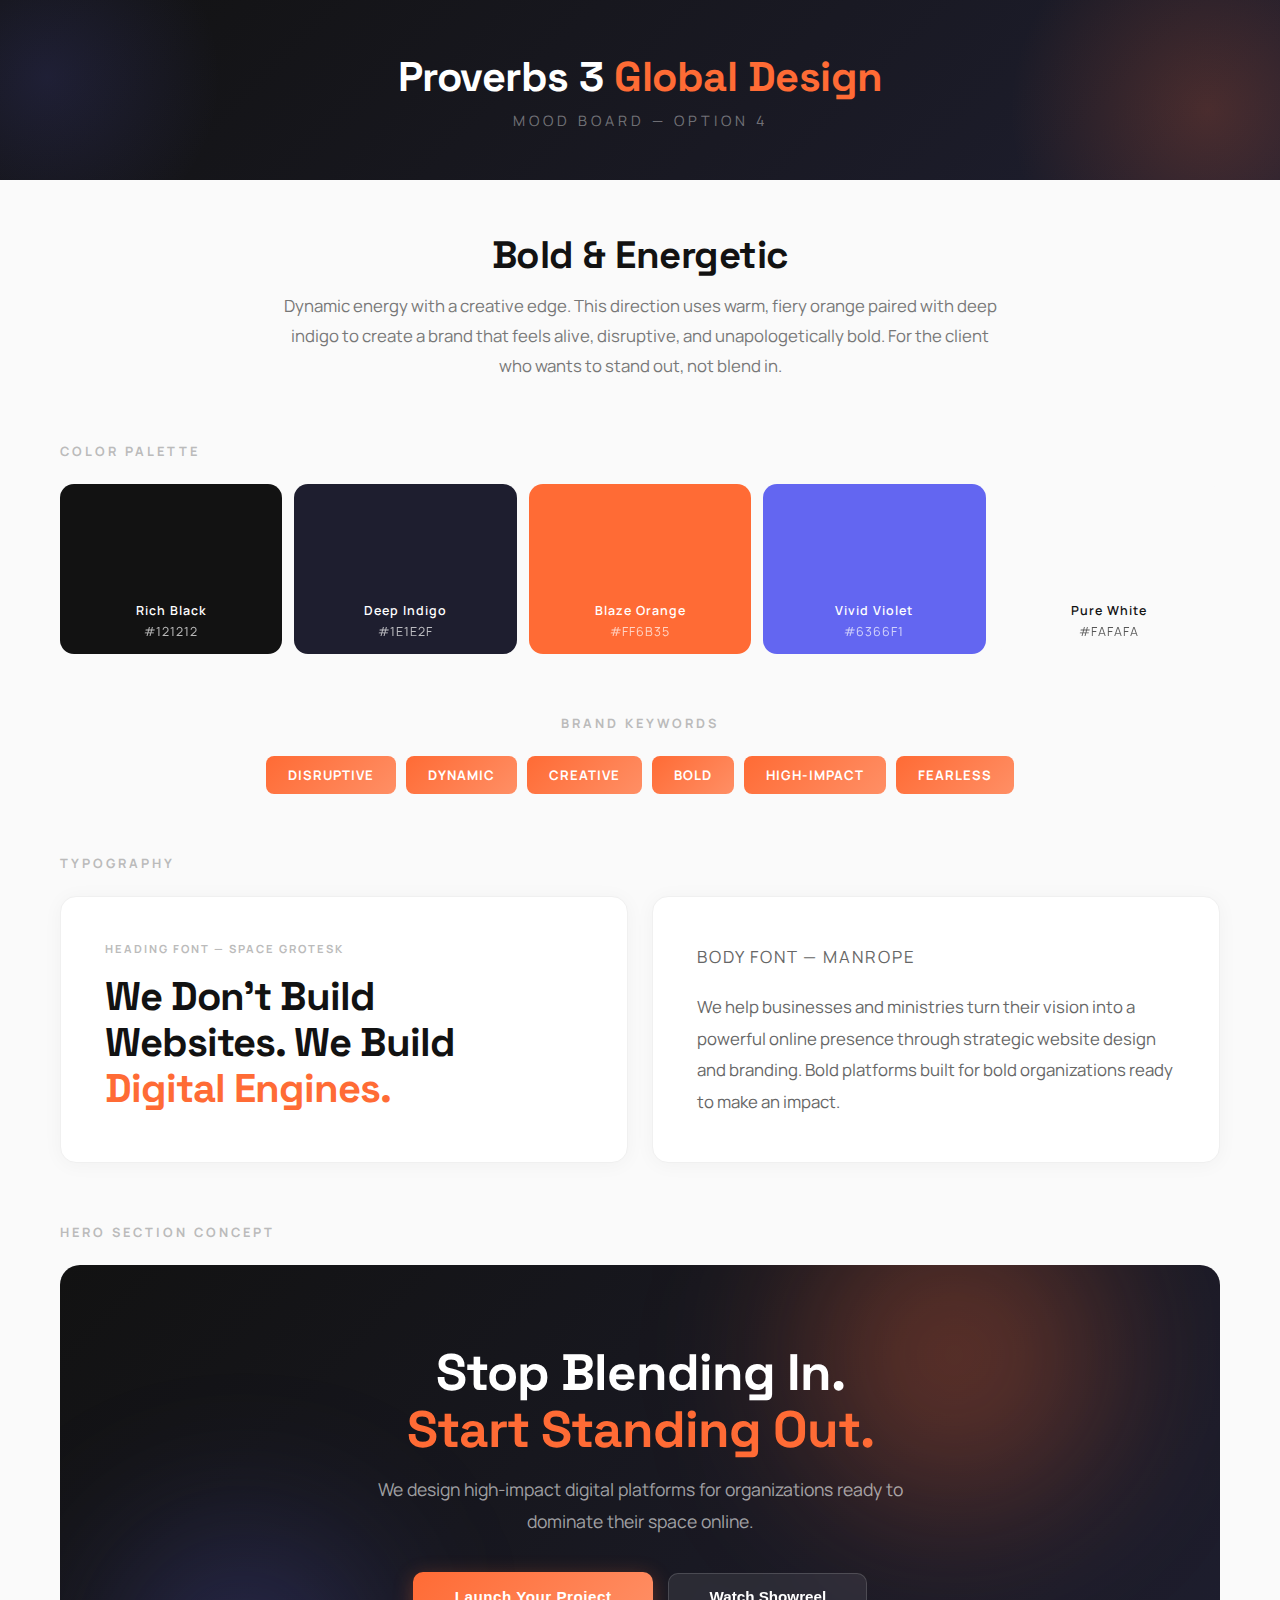
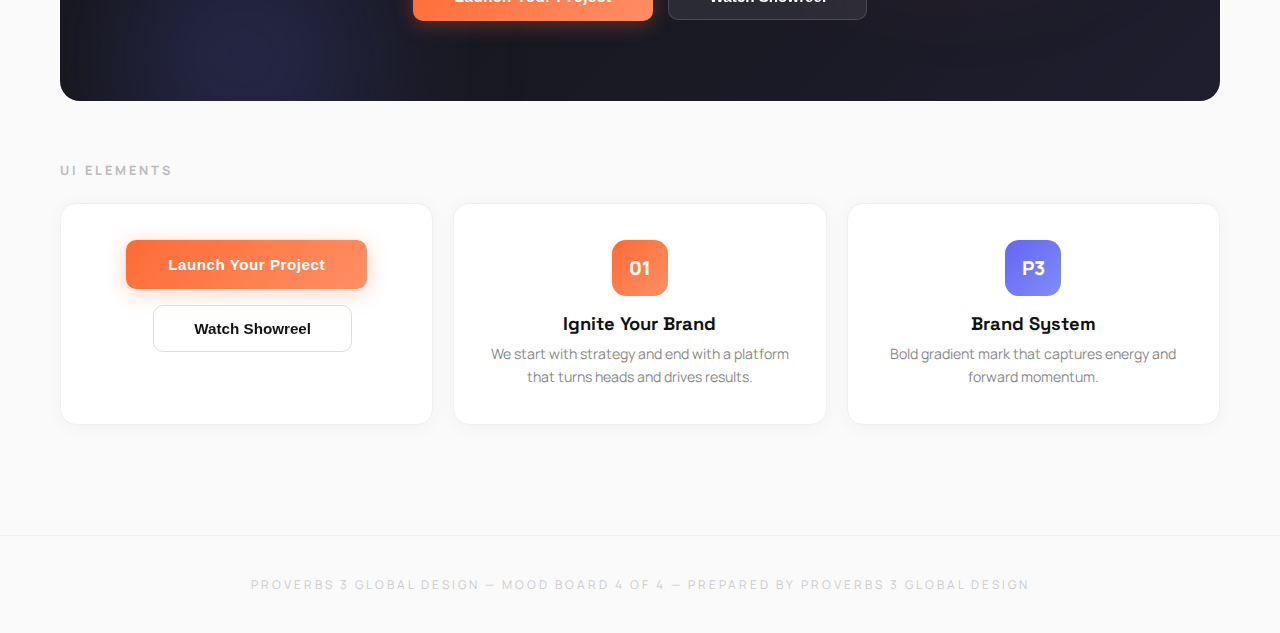
<file: moodboard-4-bold-energetic.html>
<!DOCTYPE html>
<html lang="en">
<head>
<meta charset="UTF-8">
<meta name="viewport" content="width=device-width, initial-scale=1.0">
<title>Mood Board 4 — Bold &amp; Energetic</title>
<link href="https://fonts.googleapis.com/css2?family=Space+Grotesk:wght@400;500;600;700&family=Cabinet+Grotesk:wght@800;900&family=Manrope:wght@400;500;700;800&display=swap" rel="stylesheet">
<style>
  * { margin: 0; padding: 0; box-sizing: border-box; }
  body { font-family: 'Manrope', sans-serif; background: #fafafa; color: #121212; }

  .board-header {
    background: linear-gradient(135deg, #121212 0%, #1e1e2f 100%);
    text-align: center;
    padding: 50px 30px;
    position: relative;
    overflow: hidden;
  }
  .board-header::before {
    content: '';
    position: absolute;
    top: -50%; right: -10%;
    width: 400px; height: 400px;
    background: radial-gradient(circle, rgba(255,107,53,0.2) 0%, transparent 70%);
    border-radius: 50%;
  }
  .board-header::after {
    content: '';
    position: absolute;
    bottom: -40%; left: -10%;
    width: 350px; height: 350px;
    background: radial-gradient(circle, rgba(99,102,241,0.15) 0%, transparent 70%);
    border-radius: 50%;
  }
  .board-header h1 {
    font-family: 'Space Grotesk', sans-serif;
    font-size: 2.6rem;
    font-weight: 700;
    color: #fff;
    position: relative;
    letter-spacing: -0.5px;
  }
  .board-header h1 span { color: #ff6b35; }
  .board-header p {
    font-size: 0.9rem;
    color: rgba(255,255,255,0.4);
    letter-spacing: 4px;
    text-transform: uppercase;
    margin-top: 8px;
    position: relative;
  }

  .container { max-width: 1200px; margin: 0 auto; padding: 50px 20px; }

  .direction { text-align: center; margin-bottom: 60px; }
  .direction h2 {
    font-family: 'Space Grotesk', sans-serif;
    font-size: 2.4rem;
    font-weight: 700;
    color: #121212;
    margin-bottom: 12px;
    letter-spacing: -0.5px;
  }
  .direction p { font-size: 1.05rem; color: #777; max-width: 720px; margin: 0 auto; line-height: 1.8; }

  .section-title {
    font-size: 0.8rem;
    text-transform: uppercase;
    letter-spacing: 3px;
    color: #bbb;
    margin-bottom: 24px;
    font-weight: 700;
  }

  /* Palette */
  .palette {
    display: flex;
    gap: 12px;
    margin-bottom: 60px;
  }
  .swatch {
    flex: 1;
    height: 170px;
    border-radius: 14px;
    display: flex;
    flex-direction: column;
    align-items: center;
    justify-content: flex-end;
    padding-bottom: 14px;
    color: #fff;
    font-size: 0.78rem;
    font-weight: 600;
    letter-spacing: 1px;
  }
  .swatch .hex { opacity: 0.7; margin-top: 4px; font-weight: 400; }
  .swatch.dark-text { color: #121212; }

  /* Keywords */
  .keywords {
    display: flex;
    flex-wrap: wrap;
    gap: 10px;
    justify-content: center;
    margin-bottom: 60px;
  }
  .keyword {
    background: linear-gradient(135deg, #ff6b35, #ff8f65);
    color: #fff;
    padding: 10px 22px;
    border-radius: 8px;
    font-size: 0.82rem;
    font-weight: 700;
    letter-spacing: 1px;
    text-transform: uppercase;
  }

  /* Typography */
  .type-grid {
    display: grid;
    grid-template-columns: 1fr 1fr;
    gap: 24px;
    margin-bottom: 60px;
  }
  .type-card {
    background: #fff;
    border-radius: 16px;
    padding: 44px;
    box-shadow: 0 2px 20px rgba(0,0,0,0.04);
    border: 1px solid #f0f0f0;
  }
  .type-card .label {
    font-size: 0.7rem;
    text-transform: uppercase;
    letter-spacing: 2px;
    color: #bbb;
    margin-bottom: 18px;
    font-weight: 700;
  }
  .type-card.heading-font h3 {
    font-family: 'Space Grotesk', sans-serif;
    font-size: 2.5rem;
    line-height: 1.15;
    color: #121212;
    font-weight: 700;
    letter-spacing: -1px;
  }
  .type-card.body-font p {
    font-size: 1.05rem;
    line-height: 1.9;
    color: #666;
    font-weight: 400;
  }

  /* Hero Mockup */
  .hero-mockup {
    background: linear-gradient(135deg, #121212 0%, #1e1e2f 100%);
    border-radius: 20px;
    padding: 80px 60px;
    text-align: center;
    color: #fff;
    margin-bottom: 60px;
    position: relative;
    overflow: hidden;
  }
  .hero-mockup .gradient-orb {
    position: absolute;
    border-radius: 50%;
    filter: blur(80px);
  }
  .hero-mockup .orb-1 {
    top: -60px; right: 10%;
    width: 300px; height: 300px;
    background: rgba(255,107,53,0.3);
  }
  .hero-mockup .orb-2 {
    bottom: -80px; left: 5%;
    width: 250px; height: 250px;
    background: rgba(99,102,241,0.25);
  }
  .hero-mockup h2 {
    font-family: 'Space Grotesk', sans-serif;
    font-size: 3.2rem;
    font-weight: 700;
    margin-bottom: 16px;
    letter-spacing: -1px;
    position: relative;
    line-height: 1.1;
  }
  .hero-mockup .orange { color: #ff6b35; }
  .hero-mockup p {
    font-size: 1.1rem;
    color: rgba(255,255,255,0.6);
    max-width: 580px;
    margin: 0 auto 35px;
    line-height: 1.8;
    position: relative;
  }
  .btn-orange {
    display: inline-block;
    background: linear-gradient(135deg, #ff6b35, #ff8f65);
    color: #fff;
    padding: 16px 42px;
    border-radius: 10px;
    font-weight: 700;
    font-size: 0.95rem;
    letter-spacing: 0.5px;
    border: none;
    cursor: pointer;
    position: relative;
    box-shadow: 0 4px 20px rgba(255,107,53,0.3);
  }
  .btn-glass {
    display: inline-block;
    background: rgba(255,255,255,0.08);
    color: #fff;
    padding: 14px 40px;
    border-radius: 10px;
    font-weight: 600;
    font-size: 0.95rem;
    border: 1px solid rgba(255,255,255,0.15);
    cursor: pointer;
    margin-left: 12px;
    position: relative;
    backdrop-filter: blur(10px);
  }

  /* UI Elements */
  .ui-grid {
    display: grid;
    grid-template-columns: 1fr 1fr 1fr;
    gap: 20px;
    margin-bottom: 60px;
  }
  .ui-card {
    background: #fff;
    border-radius: 16px;
    padding: 36px;
    text-align: center;
    box-shadow: 0 2px 20px rgba(0,0,0,0.04);
    border: 1px solid #f0f0f0;
  }
  .gradient-icon {
    width: 56px;
    height: 56px;
    border-radius: 14px;
    margin: 0 auto 16px;
    display: flex;
    align-items: center;
    justify-content: center;
    font-size: 1.2rem;
    font-weight: 800;
    color: #fff;
  }
  .ui-card h4 {
    font-family: 'Space Grotesk', sans-serif;
    font-size: 1.15rem;
    font-weight: 700;
    margin-bottom: 8px;
    color: #121212;
  }
  .ui-card p { font-size: 0.88rem; color: #888; line-height: 1.6; }

  .board-footer {
    text-align: center;
    padding: 40px;
    color: #ccc;
    font-size: 0.75rem;
    letter-spacing: 3px;
    text-transform: uppercase;
    border-top: 1px solid #f0f0f0;
  }

  @media (max-width: 768px) {
    .type-grid, .ui-grid { grid-template-columns: 1fr; }
    .hero-mockup h2 { font-size: 2.2rem; }
    .hero-mockup { padding: 50px 30px; }
    .palette { flex-wrap: wrap; }
    .swatch { min-width: 45%; }
  }
</style>
</head>
<body>

<div class="board-header">
  <h1>Proverbs 3 <span>Global Design</span></h1>
  <p>Mood Board &mdash; Option 4</p>
</div>

<div class="container">
  <div class="direction">
    <h2>Bold &amp; Energetic</h2>
    <p>Dynamic energy with a creative edge. This direction uses warm, fiery orange paired with deep indigo to create a brand that feels alive, disruptive, and unapologetically bold. For the client who wants to stand out, not blend in.</p>
  </div>

  <p class="section-title">Color Palette</p>
  <div class="palette">
    <div class="swatch" style="background:#121212;">Rich Black<span class="hex">#121212</span></div>
    <div class="swatch" style="background:#1e1e2f;">Deep Indigo<span class="hex">#1E1E2F</span></div>
    <div class="swatch" style="background:#ff6b35;">Blaze Orange<span class="hex">#FF6B35</span></div>
    <div class="swatch" style="background:#6366f1;">Vivid Violet<span class="hex">#6366F1</span></div>
    <div class="swatch dark-text" style="background:#fafafa;">Pure White<span class="hex">#FAFAFA</span></div>
  </div>

  <p class="section-title" style="text-align:center;">Brand Keywords</p>
  <div class="keywords">
    <span class="keyword">Disruptive</span>
    <span class="keyword">Dynamic</span>
    <span class="keyword">Creative</span>
    <span class="keyword">Bold</span>
    <span class="keyword">High-Impact</span>
    <span class="keyword">Fearless</span>
  </div>

  <p class="section-title">Typography</p>
  <div class="type-grid">
    <div class="type-card heading-font">
      <p class="label">Heading Font — Space Grotesk</p>
      <h3>We Don't Build<br>Websites. We Build<br><span style="color:#ff6b35;">Digital Engines.</span></h3>
    </div>
    <div class="type-card body-font">
      <p class="label">Body Font — Manrope</p>
      <p>We help businesses and ministries turn their vision into a powerful online presence through strategic website design and branding. Bold platforms built for bold organizations ready to make an impact.</p>
    </div>
  </div>

  <p class="section-title">Hero Section Concept</p>
  <div class="hero-mockup">
    <div class="gradient-orb orb-1"></div>
    <div class="gradient-orb orb-2"></div>
    <h2>Stop Blending In.<br><span class="orange">Start Standing Out.</span></h2>
    <p>We design high-impact digital platforms for organizations ready to dominate their space online.</p>
    <div>
      <button class="btn-orange">Launch Your Project</button>
      <button class="btn-glass">Watch Showreel</button>
    </div>
  </div>

  <p class="section-title">UI Elements</p>
  <div class="ui-grid">
    <div class="ui-card">
      <div style="margin-bottom:16px;"><button class="btn-orange">Launch Your Project</button></div>
      <div><button class="btn-glass" style="color:#121212;border-color:#ddd;">Watch Showreel</button></div>
    </div>
    <div class="ui-card">
      <div class="gradient-icon" style="background:linear-gradient(135deg,#ff6b35,#ff8f65);">01</div>
      <h4>Ignite Your Brand</h4>
      <p>We start with strategy and end with a platform that turns heads and drives results.</p>
    </div>
    <div class="ui-card">
      <div class="gradient-icon" style="background:linear-gradient(135deg,#6366f1,#818cf8);">P3</div>
      <h4>Brand System</h4>
      <p>Bold gradient mark that captures energy and forward momentum.</p>
    </div>
  </div>
</div>

<div class="board-footer">
  Proverbs 3 Global Design &mdash; Mood Board 4 of 4 &mdash; Prepared by Proverbs 3 Global Design
</div>

</body>
</html>
</file>
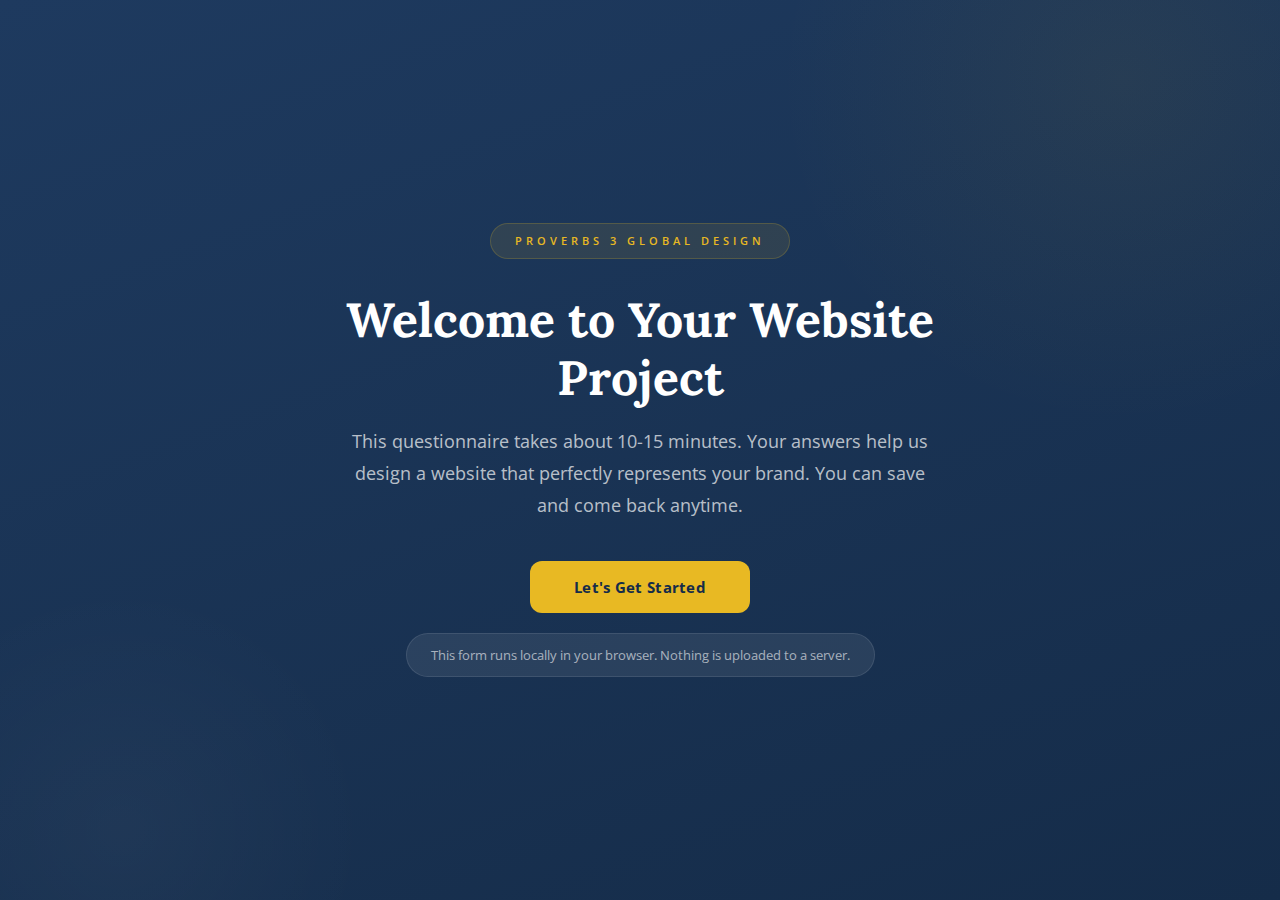
<file: onboarding.html>
<!DOCTYPE html>
<html lang="en">
<head>
    <meta charset="UTF-8">
    <meta name="viewport" content="width=device-width, initial-scale=1.0">
    <title>Proverbs 3 Global Design — Client Onboarding</title>
    <meta name="description" content="Complete your project onboarding form to get started with Proverbs 3 Global Design. Share your vision, goals, and brand preferences.">
    <meta name="theme-color" content="#1e3a5f">
    <link rel="canonical" href="https://provb3global.com/onboarding.html">
    <!-- Open Graph -->
    <meta property="og:title" content="Proverbs 3 Global Design — Client Onboarding">
    <meta property="og:description" content="Complete your project onboarding form to get started with Proverbs 3 Global Design. Share your vision, goals, and brand preferences.">
    <meta property="og:image" content="https://provb3global.com/assets/images/og-default.png">
    <meta property="og:url" content="https://provb3global.com/onboarding.html">
    <meta property="og:type" content="website">
    <meta property="og:site_name" content="Proverbs 3 Global Design">
    <!-- Twitter Card -->
    <meta name="twitter:card" content="summary_large_image">
    <meta name="twitter:title" content="Proverbs 3 Global Design — Client Onboarding">
    <meta name="twitter:description" content="Complete your project onboarding form to get started with Proverbs 3 Global Design. Share your vision, goals, and brand preferences.">
    <meta name="twitter:image" content="https://provb3global.com/assets/images/og-default.png">
    <link rel="preconnect" href="https://fonts.googleapis.com">
    <link rel="preconnect" href="https://fonts.gstatic.com" crossorigin>
    <link href="https://fonts.googleapis.com/css2?family=Lora:wght@400;600;700&family=Open+Sans:wght@400;500;600;700&display=swap" rel="stylesheet">
    <style>
        /* ── Design Tokens ── */
        :root {
            --royal-blue: #1e3a5f;
            --royal-blue-light: #2a4f7a;
            --royal-blue-dark: #152c49;
            --gold: #e8b923;
            --gold-light: #f0cc55;
            --gold-warm: #d4a41a;
            --cream: #fdf8ef;
            --warm-white: #fffcf5;
            --white: #ffffff;
            --text-dark: #1e3a5f;
            --text-body: #4a5568;
            --text-light: #718096;
            --border: #e8dcc8;
            --error: #c53030;
            --error-bg: #fff5f5;
            --success: #38a169;
            --shadow-sm: 0 2px 8px rgba(0,0,0,0.04);
            --shadow-md: 0 4px 20px rgba(0,0,0,0.06);
            --shadow-lg: 0 12px 40px rgba(0,0,0,0.1);
            --radius: 12px;
            --radius-lg: 16px;
            --transition: all 0.3s ease;
        }

        /* ── Reset ── */
        *, *::before, *::after { margin: 0; padding: 0; box-sizing: border-box; }
        html { scroll-behavior: smooth; }
        body {
            font-family: 'Open Sans', sans-serif;
            color: var(--text-body);
            line-height: 1.7;
            background: var(--cream);
            -webkit-font-smoothing: antialiased;
            min-height: 100vh;
        }

        /* ── Typography ── */
        h1, h2, h3, h4 { font-family: 'Lora', serif; color: var(--text-dark); }
        h1 { font-size: clamp(2rem, 5vw, 3rem); font-weight: 700; line-height: 1.2; }
        h2 { font-size: clamp(1.4rem, 3vw, 1.8rem); font-weight: 700; margin-bottom: 8px; }
        h3 { font-size: 1.15rem; font-weight: 600; margin-bottom: 6px; }

        /* ── Welcome Screen ── */
        #welcome {
            min-height: 100vh;
            display: flex;
            align-items: center;
            justify-content: center;
            background: linear-gradient(160deg, var(--royal-blue) 0%, var(--royal-blue-dark) 100%);
            padding: 40px 24px;
            text-align: center;
            position: relative;
            overflow: hidden;
        }
        #welcome::before {
            content: '';
            position: absolute;
            top: -30%; right: -15%;
            width: 700px; height: 700px;
            border-radius: 50%;
            background: radial-gradient(circle, rgba(232,185,35,0.06) 0%, transparent 70%);
        }
        #welcome::after {
            content: '';
            position: absolute;
            bottom: -20%; left: -10%;
            width: 500px; height: 500px;
            border-radius: 50%;
            background: radial-gradient(circle, rgba(255,255,255,0.03) 0%, transparent 70%);
        }
        .welcome-content { position: relative; z-index: 1; max-width: 600px; }
        .welcome-badge {
            display: inline-block;
            font-size: 11px;
            letter-spacing: 4px;
            text-transform: uppercase;
            color: var(--gold);
            background: rgba(232,185,35,0.1);
            padding: 8px 24px;
            border-radius: 100px;
            border: 1px solid rgba(232,185,35,0.2);
            margin-bottom: 32px;
            font-weight: 600;
        }
        .welcome-content h1 { color: var(--white); margin-bottom: 20px; }
        .welcome-content p { color: rgba(255,255,255,0.7); font-size: 1.1rem; line-height: 1.8; margin-bottom: 40px; }
        .welcome-data { margin-top: 40px; padding-top: 32px; border-top: 1px solid rgba(255,255,255,0.1); }
        .welcome-data p { font-size: 0.95rem; margin-bottom: 16px; }

        /* ── Buttons ── */
        .btn-gold {
            display: inline-block;
            padding: 16px 44px;
            background: var(--gold);
            color: var(--royal-blue-dark);
            font-family: 'Open Sans', sans-serif;
            font-weight: 700;
            font-size: 15px;
            border: none;
            border-radius: var(--radius);
            cursor: pointer;
            transition: var(--transition);
            text-decoration: none;
            letter-spacing: 0.3px;
        }
        .btn-gold:hover { background: var(--gold-light); transform: translateY(-2px); box-shadow: var(--shadow-lg); }
        .btn-gold:focus-visible { outline: 3px solid var(--gold-light); outline-offset: 3px; }
        .btn-outline-light {
            display: inline-block;
            padding: 14px 36px;
            background: transparent;
            color: rgba(255,255,255,0.85);
            font-family: 'Open Sans', sans-serif;
            font-weight: 600;
            font-size: 14px;
            border: 2px solid rgba(255,255,255,0.25);
            border-radius: var(--radius);
            cursor: pointer;
            transition: var(--transition);
            text-decoration: none;
            margin-left: 12px;
        }
        .btn-outline-light:hover { border-color: var(--white); background: rgba(255,255,255,0.08); }
        .btn-link {
            background: none;
            border: none;
            color: rgba(255,255,255,0.5);
            font-size: 13px;
            cursor: pointer;
            text-decoration: underline;
            margin-top: 16px;
            display: block;
            font-family: 'Open Sans', sans-serif;
        }
        .btn-link:hover { color: rgba(255,255,255,0.8); }
        .btn-primary {
            display: inline-block;
            padding: 14px 36px;
            background: var(--royal-blue);
            color: var(--white);
            font-family: 'Open Sans', sans-serif;
            font-weight: 600;
            font-size: 15px;
            border: none;
            border-radius: var(--radius);
            cursor: pointer;
            transition: var(--transition);
        }
        .btn-primary:hover { background: var(--royal-blue-light); }
        .btn-primary:focus-visible { outline: 3px solid var(--gold); outline-offset: 3px; }
        .btn-secondary {
            display: inline-block;
            padding: 14px 36px;
            background: transparent;
            color: var(--royal-blue);
            font-family: 'Open Sans', sans-serif;
            font-weight: 600;
            font-size: 15px;
            border: 2px solid var(--border);
            border-radius: var(--radius);
            cursor: pointer;
            transition: var(--transition);
        }
        .btn-secondary:hover { border-color: var(--royal-blue); }

        /* ── Progress Bar ── */
        #progress-bar {
            display: none;
            position: sticky;
            top: 0;
            z-index: 100;
            background: var(--white);
            border-bottom: 1px solid var(--border);
            padding: 16px 24px;
            box-shadow: var(--shadow-sm);
        }
        #progress-bar.visible { display: block; }
        .progress-inner {
            max-width: 800px;
            margin: 0 auto;
            display: flex;
            align-items: center;
            justify-content: space-between;
            gap: 4px;
        }
        .progress-step {
            display: flex;
            align-items: center;
            gap: 6px;
            cursor: pointer;
            padding: 6px 10px;
            border-radius: 8px;
            transition: var(--transition);
            border: none;
            background: none;
            font-family: 'Open Sans', sans-serif;
        }
        .progress-step:hover { background: var(--cream); }
        .progress-step:focus-visible { outline: 2px solid var(--gold); outline-offset: 2px; }
        .progress-dot {
            width: 28px;
            height: 28px;
            border-radius: 50%;
            display: flex;
            align-items: center;
            justify-content: center;
            font-size: 12px;
            font-weight: 700;
            border: 2px solid var(--border);
            color: var(--text-light);
            background: var(--white);
            transition: var(--transition);
            flex-shrink: 0;
        }
        .progress-step.completed .progress-dot {
            background: var(--gold);
            border-color: var(--gold);
            color: var(--royal-blue-dark);
        }
        .progress-step.active .progress-dot {
            border-color: var(--royal-blue);
            color: var(--royal-blue);
            background: var(--cream);
        }
        .progress-label {
            font-size: 11px;
            font-weight: 600;
            color: var(--text-light);
            white-space: nowrap;
        }
        .progress-step.active .progress-label { color: var(--royal-blue); }
        .progress-step.completed .progress-label { color: var(--gold-warm); }

        /* ── Form Container ── */
        #form-container {
            display: none;
            max-width: 780px;
            margin: 0 auto;
            padding: 40px 24px 80px;
        }
        #form-container.visible { display: block; }
        .form-header {
            margin-bottom: 36px;
            padding-bottom: 20px;
            border-bottom: 2px solid var(--border);
        }
        .form-header p { color: var(--text-light); margin-top: 6px; }
        .step-section { display: none; }
        .step-section.active { display: block; animation: fadeIn 0.3s ease; }
        @keyframes fadeIn { from { opacity: 0; transform: translateY(8px); } to { opacity: 1; transform: none; } }

        /* ── Form Elements ── */
        .form-group { margin-bottom: 24px; }
        .form-group label {
            display: block;
            font-weight: 600;
            font-size: 14px;
            color: var(--text-dark);
            margin-bottom: 8px;
        }
        .form-group .hint {
            font-size: 13px;
            color: var(--text-light);
            font-weight: 400;
            margin-left: 4px;
        }
        .form-group input[type="text"],
        .form-group input[type="email"],
        .form-group input[type="tel"],
        .form-group input[type="url"],
        .form-group input[type="number"],
        .form-group input[type="color"],
        .form-group select,
        .form-group textarea {
            width: 100%;
            padding: 14px 16px;
            border: 1px solid var(--border);
            border-radius: var(--radius);
            font-family: 'Open Sans', sans-serif;
            font-size: 15px;
            color: var(--text-dark);
            background: var(--white);
            transition: var(--transition);
        }
        .form-group input:focus,
        .form-group select:focus,
        .form-group textarea:focus {
            border-color: var(--gold);
            outline: none;
            box-shadow: 0 0 0 3px rgba(232,185,35,0.15);
        }
        .form-group textarea { min-height: 120px; resize: vertical; }
        .form-group select { cursor: pointer; }
        .form-group input[type="color"] { height: 48px; padding: 4px 8px; cursor: pointer; }
        .form-row { display: grid; grid-template-columns: 1fr 1fr; gap: 20px; }
        .form-row-3 { display: grid; grid-template-columns: 1fr 1fr 1fr; gap: 20px; }

        /* ── Character Count ── */
        .char-count { text-align: right; font-size: 12px; color: var(--text-light); margin-top: 4px; }

        /* ── Validation ── */
        .field-error {
            font-size: 13px;
            color: var(--error);
            margin-top: 6px;
            display: none;
        }
        .form-group.has-error input,
        .form-group.has-error select,
        .form-group.has-error textarea { border-color: var(--error); background: var(--error-bg); }
        .form-group.has-error .field-error { display: block; }

        /* ── Dynamic List Inputs ── */
        .dynamic-list { display: flex; flex-direction: column; gap: 10px; }
        .dynamic-item {
            display: flex;
            gap: 10px;
            align-items: center;
        }
        .dynamic-item input { flex: 1; }
        .dynamic-item .remove-btn {
            width: 36px;
            height: 36px;
            border-radius: 50%;
            border: 1px solid var(--border);
            background: var(--white);
            color: var(--text-light);
            cursor: pointer;
            font-size: 18px;
            display: flex;
            align-items: center;
            justify-content: center;
            transition: var(--transition);
            flex-shrink: 0;
        }
        .dynamic-item .remove-btn:hover { border-color: var(--error); color: var(--error); }
        .add-btn {
            display: inline-flex;
            align-items: center;
            gap: 6px;
            padding: 10px 20px;
            background: var(--cream);
            border: 1px dashed var(--border);
            border-radius: var(--radius);
            color: var(--royal-blue);
            font-weight: 600;
            font-size: 13px;
            cursor: pointer;
            transition: var(--transition);
            margin-top: 8px;
            font-family: 'Open Sans', sans-serif;
        }
        .add-btn:hover { background: var(--warm-white); border-color: var(--royal-blue); }

        /* ── Tag Selector ── */
        .tag-grid {
            display: flex;
            flex-wrap: wrap;
            gap: 10px;
        }
        .tag-option {
            padding: 10px 20px;
            border: 2px solid var(--border);
            border-radius: 100px;
            background: var(--white);
            color: var(--text-body);
            font-size: 14px;
            font-weight: 500;
            cursor: pointer;
            transition: var(--transition);
            font-family: 'Open Sans', sans-serif;
        }
        .tag-option:hover { border-color: var(--royal-blue-light); }
        .tag-option.selected {
            background: var(--royal-blue);
            border-color: var(--royal-blue);
            color: var(--white);
        }
        .tag-option:focus-visible { outline: 2px solid var(--gold); outline-offset: 2px; }

        /* ── Keyword Tags Input ── */
        .tag-input-wrap {
            display: flex;
            flex-wrap: wrap;
            gap: 8px;
            padding: 10px 14px;
            border: 1px solid var(--border);
            border-radius: var(--radius);
            background: var(--white);
            min-height: 48px;
            cursor: text;
            transition: var(--transition);
        }
        .tag-input-wrap:focus-within { border-color: var(--gold); box-shadow: 0 0 0 3px rgba(232,185,35,0.15); }
        .tag-input-wrap .tag {
            display: inline-flex;
            align-items: center;
            gap: 6px;
            padding: 6px 14px;
            background: var(--royal-blue);
            color: var(--white);
            border-radius: 100px;
            font-size: 13px;
            font-weight: 500;
        }
        .tag-input-wrap .tag .tag-remove {
            cursor: pointer;
            opacity: 0.7;
            font-size: 16px;
            line-height: 1;
        }
        .tag-input-wrap .tag .tag-remove:hover { opacity: 1; }
        .tag-input-wrap input {
            border: none;
            outline: none;
            font-size: 15px;
            font-family: 'Open Sans', sans-serif;
            min-width: 120px;
            flex: 1;
            color: var(--text-dark);
            background: transparent;
        }

        /* ── Toggle ── */
        .toggle-group {
            display: flex;
            gap: 12px;
        }
        .toggle-btn {
            padding: 12px 28px;
            border: 2px solid var(--border);
            border-radius: var(--radius);
            background: var(--white);
            color: var(--text-body);
            font-weight: 600;
            font-size: 14px;
            cursor: pointer;
            transition: var(--transition);
            font-family: 'Open Sans', sans-serif;
        }
        .toggle-btn.active {
            background: var(--royal-blue);
            border-color: var(--royal-blue);
            color: var(--white);
        }
        .toggle-btn:focus-visible { outline: 2px solid var(--gold); outline-offset: 2px; }
        .toggle-content { display: none; margin-top: 20px; }
        .toggle-content.visible { display: block; }

        /* ── Radio / Checkbox Groups ── */
        .radio-group, .checkbox-group { display: flex; flex-direction: column; gap: 10px; }
        .radio-group.grid, .checkbox-group.grid {
            display: grid;
            grid-template-columns: repeat(auto-fill, minmax(180px, 1fr));
            gap: 10px;
        }
        .radio-option, .check-option {
            display: flex;
            align-items: center;
            gap: 10px;
            padding: 12px 16px;
            border: 1px solid var(--border);
            border-radius: var(--radius);
            cursor: pointer;
            transition: var(--transition);
            background: var(--white);
        }
        .radio-option:hover, .check-option:hover { border-color: var(--royal-blue-light); }
        .radio-option input, .check-option input { accent-color: var(--royal-blue); width: 18px; height: 18px; cursor: pointer; }
        .radio-option span, .check-option span { font-size: 14px; font-weight: 500; color: var(--text-dark); }
        .radio-option:has(input:checked), .check-option:has(input:checked) {
            border-color: var(--royal-blue);
            background: rgba(30,58,95,0.03);
        }

        /* ── File Upload Zones ── */
        .upload-zone {
            border: 2px dashed var(--border);
            border-radius: var(--radius-lg);
            padding: 36px 24px;
            text-align: center;
            cursor: pointer;
            transition: var(--transition);
            background: var(--white);
            margin-bottom: 12px;
        }
        .upload-zone:hover, .upload-zone.dragover {
            border-color: var(--gold);
            background: rgba(232,185,35,0.03);
        }
        .upload-zone:focus-visible { outline: 3px solid var(--gold); outline-offset: 3px; }
        .upload-icon { font-size: 2rem; margin-bottom: 8px; }
        .upload-text { font-weight: 600; color: var(--text-dark); font-size: 14px; }
        .upload-hint { font-size: 12px; color: var(--text-light); margin-top: 4px; }
        .upload-zone input[type="file"] { display: none; }
        .preview-grid {
            display: grid;
            grid-template-columns: repeat(auto-fill, minmax(120px, 1fr));
            gap: 12px;
            margin-top: 12px;
        }
        .preview-item {
            position: relative;
            border-radius: var(--radius);
            overflow: hidden;
            border: 1px solid var(--border);
            background: var(--white);
        }
        .preview-item img {
            width: 100%;
            height: 100px;
            object-fit: cover;
            display: block;
        }
        .preview-info {
            padding: 8px;
            font-size: 11px;
            color: var(--text-light);
            overflow: hidden;
            text-overflow: ellipsis;
            white-space: nowrap;
        }
        .preview-item .delete-preview {
            position: absolute;
            top: 4px;
            right: 4px;
            width: 24px;
            height: 24px;
            border-radius: 50%;
            background: rgba(0,0,0,0.6);
            color: white;
            border: none;
            cursor: pointer;
            font-size: 14px;
            display: flex;
            align-items: center;
            justify-content: center;
        }

        /* ── Navigation Footer ── */
        .step-nav {
            display: flex;
            justify-content: space-between;
            align-items: center;
            margin-top: 48px;
            padding-top: 24px;
            border-top: 1px solid var(--border);
        }

        /* ── Review Screen ── */
        .review-section {
            background: var(--white);
            border-radius: var(--radius-lg);
            padding: 32px;
            margin-bottom: 24px;
            box-shadow: var(--shadow-sm);
            border: 1px solid var(--border);
        }
        .review-section-header {
            display: flex;
            justify-content: space-between;
            align-items: center;
            margin-bottom: 20px;
            padding-bottom: 12px;
            border-bottom: 1px solid var(--border);
        }
        .review-section-header h3 { margin-bottom: 0; color: var(--royal-blue); }
        .edit-link {
            font-size: 13px;
            color: var(--gold-warm);
            font-weight: 600;
            cursor: pointer;
            background: none;
            border: none;
            text-decoration: underline;
            font-family: 'Open Sans', sans-serif;
        }
        .edit-link:hover { color: var(--gold); }
        .review-field { margin-bottom: 14px; }
        .review-label { font-size: 12px; font-weight: 600; color: var(--text-light); text-transform: uppercase; letter-spacing: 1px; margin-bottom: 4px; }
        .review-value { font-size: 15px; color: var(--text-dark); }
        .review-list { padding-left: 20px; }
        .review-list li { margin-bottom: 4px; font-size: 14px; }

        /* ── Consent ── */
        .consent-box {
            background: var(--cream);
            border: 1px solid var(--border);
            border-radius: var(--radius-lg);
            padding: 28px;
            margin: 32px 0;
        }
        .consent-box label {
            display: flex;
            gap: 12px;
            align-items: flex-start;
            cursor: pointer;
            font-size: 14px;
            color: var(--text-dark);
            font-weight: 500;
        }
        .consent-box input[type="checkbox"] {
            width: 20px;
            height: 20px;
            accent-color: var(--royal-blue);
            margin-top: 2px;
            flex-shrink: 0;
        }

        /* ── Export Buttons ── */
        .export-group {
            display: flex;
            gap: 16px;
            flex-wrap: wrap;
            margin-top: 24px;
        }
        .export-btn {
            display: inline-flex;
            align-items: center;
            gap: 8px;
            padding: 14px 28px;
            border-radius: var(--radius);
            font-weight: 600;
            font-size: 14px;
            cursor: pointer;
            transition: var(--transition);
            border: none;
            font-family: 'Open Sans', sans-serif;
        }
        .export-btn:disabled { opacity: 0.4; cursor: not-allowed; }
        .export-btn.copy { background: var(--gold); color: var(--royal-blue-dark); }
        .export-btn.copy:hover:not(:disabled) { background: var(--gold-light); }
        .export-btn.download { background: var(--royal-blue); color: var(--white); }
        .export-btn.download:hover:not(:disabled) { background: var(--royal-blue-light); }
        .export-btn.print { background: var(--white); color: var(--royal-blue); border: 2px solid var(--border); }
        .export-btn.print:hover:not(:disabled) { border-color: var(--royal-blue); }

        /* ── Thank You ── */
        .thank-you {
            display: none;
            text-align: center;
            padding: 60px 24px;
            background: var(--white);
            border-radius: var(--radius-lg);
            box-shadow: var(--shadow-md);
            margin-top: 32px;
        }
        .thank-you.visible { display: block; animation: fadeIn 0.4s ease; }
        .thank-you h2 { color: var(--royal-blue); margin-bottom: 16px; }
        .thank-you p { max-width: 500px; margin: 0 auto 20px; }

        /* ── Privacy Section ── */
        .privacy-section {
            background: var(--white);
            border-radius: var(--radius-lg);
            padding: 32px;
            margin-top: 40px;
            border: 1px solid var(--border);
        }
        .privacy-section h3 { color: var(--royal-blue); margin-bottom: 16px; }
        .privacy-section p, .privacy-section li { font-size: 14px; line-height: 1.7; color: var(--text-body); }
        .privacy-section ul { padding-left: 20px; margin: 10px 0; }

        /* ── Toast ── */
        .toast {
            position: fixed;
            bottom: 32px;
            left: 50%;
            transform: translateX(-50%) translateY(100px);
            background: var(--royal-blue);
            color: var(--white);
            padding: 14px 28px;
            border-radius: var(--radius);
            font-size: 14px;
            font-weight: 600;
            box-shadow: var(--shadow-lg);
            z-index: 1000;
            transition: transform 0.3s ease;
            white-space: nowrap;
        }
        .toast.visible { transform: translateX(-50%) translateY(0); }
        .toast.success { background: var(--success); }

        /* ── Data Safety Banner ── */
        .data-safety {
            text-align: center;
            padding: 10px 20px;
            background: rgba(56,161,105,0.08);
            border-bottom: 1px solid rgba(56,161,105,0.15);
            font-size: 13px;
            color: var(--success);
            font-weight: 500;
        }
        .data-safety-welcome {
            display: inline-block;
            margin-top: 20px;
            padding: 10px 24px;
            background: rgba(255,255,255,0.08);
            border-radius: 100px;
            font-size: 13px;
            color: rgba(255,255,255,0.6);
            border: 1px solid rgba(255,255,255,0.1);
        }

        /* ── Clear Draft ── */
        .clear-draft-btn {
            position: fixed;
            bottom: 20px;
            right: 20px;
            padding: 10px 18px;
            background: var(--white);
            border: 1px solid var(--border);
            border-radius: var(--radius);
            font-size: 12px;
            color: var(--text-light);
            cursor: pointer;
            transition: var(--transition);
            font-family: 'Open Sans', sans-serif;
            z-index: 50;
            box-shadow: var(--shadow-sm);
            display: none;
        }
        .clear-draft-btn.visible { display: block; }
        .clear-draft-btn:hover { color: var(--error); border-color: var(--error); }

        /* ── Print Styles ── */
        @media print {
            body { background: white; }
            #progress-bar, .step-nav, .export-group, .consent-box,
            .clear-draft-btn, .toast, .data-safety, .edit-link, .btn-gold, .btn-link { display: none !important; }
            .review-section { break-inside: avoid; box-shadow: none; border: 1px solid #ddd; }
            #form-container { max-width: 100%; padding: 20px; }
        }

        /* ── Responsive ── */
        @media (max-width: 768px) {
            .form-row, .form-row-3 { grid-template-columns: 1fr; }
            .progress-label { display: none; }
            .progress-inner { justify-content: center; }
            .export-group { flex-direction: column; }
            .step-nav { flex-direction: column-reverse; gap: 12px; }
            .step-nav .btn-primary, .step-nav .btn-secondary { width: 100%; text-align: center; }
            .welcome-content h1 { font-size: 1.8rem; }
            .review-section { padding: 20px; }
        }
        @media (max-width: 480px) {
            #form-container { padding: 20px 16px 80px; }
            .progress-dot { width: 24px; height: 24px; font-size: 11px; }
            .tag-grid { gap: 8px; }
            .tag-option { padding: 8px 14px; font-size: 13px; }
        }
    </style>
</head>
<body>

<!-- Data Safety Banner (visible in form mode) -->
<div class="data-safety" id="dataSafetyBanner" style="display:none;">
    This form runs locally in your browser. Nothing is uploaded to a server.
</div>

<!-- ═══════════════════════════════════════════ -->
<!-- WELCOME SCREEN                             -->
<!-- ═══════════════════════════════════════════ -->
<section id="welcome">
    <div class="welcome-content">
        <div class="welcome-badge">Proverbs 3 Global Design</div>
        <h1>Welcome to Your Website Project</h1>
        <p>This questionnaire takes about 10-15 minutes. Your answers help us design a website that perfectly represents your brand. You can save and come back anytime.</p>
        <button class="btn-gold" id="btnStart" onclick="startForm()">Let's Get Started</button>
        <div class="welcome-data" id="resumeSection" style="display:none;">
            <p style="color: rgba(255,255,255,0.6);">You have a saved draft from a previous session.</p>
            <button class="btn-outline-light" onclick="resumeForm()">Resume Your Progress</button>
            <button class="btn-link" onclick="startFresh()">Start Fresh</button>
        </div>
        <div class="data-safety-welcome">This form runs locally in your browser. Nothing is uploaded to a server.</div>
    </div>
</section>

<!-- ═══════════════════════════════════════════ -->
<!-- PROGRESS BAR                               -->
<!-- ═══════════════════════════════════════════ -->
<nav id="progress-bar" role="navigation" aria-label="Form progress">
    <div class="progress-inner" id="progressInner"></div>
</nav>

<!-- ═══════════════════════════════════════════ -->
<!-- FORM CONTAINER                             -->
<!-- ═══════════════════════════════════════════ -->
<main id="form-container">

    <!-- ── STEP 1: Business Overview ── -->
    <div class="step-section" data-step="1" id="step1">
        <div class="form-header">
            <h2>Business Overview</h2>
            <p>Tell us about your business and who we'll be working with.</p>
        </div>

        <div class="form-group">
            <label for="contactName">Your Name <span class="hint">(person filling this out)</span></label>
            <input type="text" id="contactName" name="contactName" placeholder="Full name">
        </div>
        <div class="form-row">
            <div class="form-group">
                <label for="contactEmail">Email Address</label>
                <input type="email" id="contactEmail" name="contactEmail" placeholder="you@example.com">
            </div>
            <div class="form-group">
                <label for="contactPhone">Phone Number</label>
                <input type="tel" id="contactPhone" name="contactPhone" placeholder="(555) 123-4567">
            </div>
        </div>
        <div class="form-group">
            <label for="businessName">Business Name <span class="hint">(required)</span></label>
            <input type="text" id="businessName" name="businessName" placeholder="Your business name" required aria-required="true">
            <div class="field-error" id="businessNameError" role="alert">Please enter your business name.</div>
        </div>
        <div class="form-row">
            <div class="form-group">
                <label for="industry">Industry / Niche</label>
                <select id="industry" name="industry">
                    <option value="">Select an industry...</option>
                    <option value="Accounting / Finance">Accounting / Finance</option>
                    <option value="Automotive">Automotive</option>
                    <option value="Beauty / Salon / Spa">Beauty / Salon / Spa</option>
                    <option value="Church / Ministry">Church / Ministry</option>
                    <option value="Coaching / Consulting">Coaching / Consulting</option>
                    <option value="Construction / Trades">Construction / Trades</option>
                    <option value="E-commerce / Retail">E-commerce / Retail</option>
                    <option value="Education / Training">Education / Training</option>
                    <option value="Entertainment / Events">Entertainment / Events</option>
                    <option value="Fitness / Wellness">Fitness / Wellness</option>
                    <option value="Food / Restaurant">Food / Restaurant</option>
                    <option value="Healthcare / Medical">Healthcare / Medical</option>
                    <option value="Legal">Legal</option>
                    <option value="Marketing / Agency">Marketing / Agency</option>
                    <option value="Non-Profit">Non-Profit</option>
                    <option value="Photography / Videography">Photography / Videography</option>
                    <option value="Real Estate">Real Estate</option>
                    <option value="Technology / SaaS">Technology / SaaS</option>
                    <option value="Other">Other</option>
                </select>
            </div>
            <div class="form-group">
                <label for="yearsOperating">Years in Operation</label>
                <input type="number" id="yearsOperating" name="yearsOperating" placeholder="e.g. 5" min="0">
            </div>
        </div>
        <div class="form-group" id="industryOtherGroup" style="display:none;">
            <label for="industryOther">Specify Your Industry</label>
            <input type="text" id="industryOther" name="industryOther" placeholder="Your industry...">
        </div>
        <div class="form-row-3">
            <div class="form-group">
                <label for="city">City</label>
                <input type="text" id="city" name="city" placeholder="City">
            </div>
            <div class="form-group">
                <label for="state">State / Province</label>
                <input type="text" id="state" name="state" placeholder="State">
            </div>
            <div class="form-group">
                <label for="country">Country</label>
                <input type="text" id="country" name="country" placeholder="Country">
            </div>
        </div>
        <div class="form-group">
            <label for="currentWebsite">Current Website URL <span class="hint">(if any)</span></label>
            <input type="url" id="currentWebsite" name="currentWebsite" placeholder="https://example.com">
        </div>
        <div class="form-group">
            <label for="elevatorPitch">Elevator Pitch <span class="hint">— In one sentence, what does your business do?</span></label>
            <textarea id="elevatorPitch" name="elevatorPitch" placeholder="We help [audience] achieve [result] through [method]..." maxlength="300"></textarea>
            <div class="char-count"><span id="elevatorPitchCount">0</span>/300</div>
        </div>

        <div class="step-nav">
            <div></div>
            <button class="btn-primary" onclick="nextStep()">Continue</button>
        </div>
    </div>

    <!-- ── STEP 2: About the Owner ── -->
    <div class="step-section" data-step="2" id="step2">
        <div class="form-header">
            <h2>About the Owner</h2>
            <p>Help us understand your story and vision.</p>
        </div>

        <div class="form-row">
            <div class="form-group">
                <label for="ownerName">Owner / Founder Name(s)</label>
                <input type="text" id="ownerName" name="ownerName" placeholder="Full name(s)">
            </div>
            <div class="form-group">
                <label for="ownerTitle">Title / Role</label>
                <input type="text" id="ownerTitle" name="ownerTitle" placeholder="e.g. CEO, Founder, Pastor">
            </div>
        </div>
        <div class="form-group">
            <label for="originStory">Your Story <span class="hint">— Why did you start this business?</span></label>
            <textarea id="originStory" name="originStory" placeholder="Tell us about your journey..." maxlength="2000"></textarea>
            <div class="char-count"><span id="originStoryCount">0</span>/2000</div>
        </div>
        <div class="form-group">
            <label for="visionStatement">Vision Statement <span class="hint">— Where do you see this business in 5 years?</span></label>
            <textarea id="visionStatement" name="visionStatement" placeholder="In 5 years, we will..." maxlength="1000" style="min-height:80px;"></textarea>
            <div class="char-count"><span id="visionStatementCount">0</span>/1000</div>
        </div>
        <div class="form-group">
            <label for="missionStatement">Mission Statement <span class="hint">— What drives you every day?</span></label>
            <textarea id="missionStatement" name="missionStatement" placeholder="Our mission is to..." maxlength="1000" style="min-height:80px;"></textarea>
            <div class="char-count"><span id="missionStatementCount">0</span>/1000</div>
        </div>

        <div class="step-nav">
            <button class="btn-secondary" onclick="prevStep()">Back</button>
            <button class="btn-primary" onclick="nextStep()">Continue</button>
        </div>
    </div>

    <!-- ── STEP 3: Products, Services & Differentiators ── -->
    <div class="step-section" data-step="3" id="step3">
        <div class="form-header">
            <h2>Products, Services &amp; Differentiators</h2>
            <p>What do you offer and what makes you stand out?</p>
        </div>

        <div class="form-group">
            <label>Top 3-5 Services or Products</label>
            <div class="dynamic-list" id="servicesList">
                <div class="dynamic-item">
                    <input type="text" name="services[]" placeholder="Service or product #1">
                    <button type="button" class="remove-btn" onclick="removeItem(this)" aria-label="Remove">&times;</button>
                </div>
                <div class="dynamic-item">
                    <input type="text" name="services[]" placeholder="Service or product #2">
                    <button type="button" class="remove-btn" onclick="removeItem(this)" aria-label="Remove">&times;</button>
                </div>
                <div class="dynamic-item">
                    <input type="text" name="services[]" placeholder="Service or product #3">
                    <button type="button" class="remove-btn" onclick="removeItem(this)" aria-label="Remove">&times;</button>
                </div>
            </div>
            <button type="button" class="add-btn" onclick="addItem('servicesList', 'Service or product')">+ Add Another</button>
        </div>
        <div class="form-group">
            <label for="differentiator">What makes you different from your competitors?</label>
            <textarea id="differentiator" name="differentiator" placeholder="What's your unique advantage?" maxlength="1500"></textarea>
            <div class="char-count"><span id="differentiatorCount">0</span>/1500</div>
        </div>
        <div class="form-group">
            <label>Top 3 Benefits Your Clients Get</label>
            <div class="dynamic-list" id="benefitsList">
                <div class="dynamic-item">
                    <input type="text" name="benefits[]" placeholder="Benefit #1">
                    <button type="button" class="remove-btn" onclick="removeItem(this)" aria-label="Remove">&times;</button>
                </div>
                <div class="dynamic-item">
                    <input type="text" name="benefits[]" placeholder="Benefit #2">
                    <button type="button" class="remove-btn" onclick="removeItem(this)" aria-label="Remove">&times;</button>
                </div>
                <div class="dynamic-item">
                    <input type="text" name="benefits[]" placeholder="Benefit #3">
                    <button type="button" class="remove-btn" onclick="removeItem(this)" aria-label="Remove">&times;</button>
                </div>
            </div>
            <button type="button" class="add-btn" onclick="addItem('benefitsList', 'Benefit')">+ Add Another</button>
        </div>
        <div class="form-group">
            <label for="targetAudience">Ideal Customer <span class="hint">— Describe your ideal customer</span></label>
            <textarea id="targetAudience" name="targetAudience" placeholder="Age, interests, pain points, goals..." maxlength="1500"></textarea>
            <div class="char-count"><span id="targetAudienceCount">0</span>/1500</div>
        </div>

        <div class="step-nav">
            <button class="btn-secondary" onclick="prevStep()">Back</button>
            <button class="btn-primary" onclick="nextStep()">Continue</button>
        </div>
    </div>

    <!-- ── STEP 4: Brand Identity & Voice ── -->
    <div class="step-section" data-step="4" id="step4">
        <div class="form-header">
            <h2>Brand Identity &amp; Voice</h2>
            <p>Let's capture the look, feel, and personality of your brand.</p>
        </div>

        <div class="form-group">
            <label>Do you have existing branding?</label>
            <div class="toggle-group">
                <button type="button" class="toggle-btn" data-toggle="brandYes" onclick="toggleBrand(true)">Yes</button>
                <button type="button" class="toggle-btn" data-toggle="brandNo" onclick="toggleBrand(false)">No</button>
            </div>
        </div>

        <!-- If YES — existing branding -->
        <div class="toggle-content" id="brandYesContent">
            <div class="form-row-3">
                <div class="form-group">
                    <label for="colorPrimary">Primary Color</label>
                    <input type="color" id="colorPrimary" name="colorPrimary" value="#1e3a5f">
                    <div style="font-size:12px;color:var(--text-light);margin-top:4px;text-align:center;" id="colorPrimaryHex">#1e3a5f</div>
                </div>
                <div class="form-group">
                    <label for="colorSecondary">Secondary Color</label>
                    <input type="color" id="colorSecondary" name="colorSecondary" value="#e8b923">
                    <div style="font-size:12px;color:var(--text-light);margin-top:4px;text-align:center;" id="colorSecondaryHex">#e8b923</div>
                </div>
                <div class="form-group">
                    <label for="colorAccent">Accent Color</label>
                    <input type="color" id="colorAccent" name="colorAccent" value="#38a169">
                    <div style="font-size:12px;color:var(--text-light);margin-top:4px;text-align:center;" id="colorAccentHex">#38a169</div>
                </div>
            </div>
            <div class="form-group">
                <label for="fontPreferences">Font Preferences <span class="hint">(if any)</span></label>
                <input type="text" id="fontPreferences" name="fontPreferences" placeholder="e.g. Montserrat for headings, Roboto for body">
            </div>
        </div>

        <!-- If NO — brand feel picker -->
        <div class="toggle-content" id="brandNoContent">
            <div class="form-group">
                <label>Pick 3 words that describe how you want your brand to feel:</label>
                <div class="tag-grid" id="brandFeelTags">
                    <button type="button" class="tag-option" data-value="Professional">Professional</button>
                    <button type="button" class="tag-option" data-value="Friendly">Friendly</button>
                    <button type="button" class="tag-option" data-value="Bold">Bold</button>
                    <button type="button" class="tag-option" data-value="Elegant">Elegant</button>
                    <button type="button" class="tag-option" data-value="Playful">Playful</button>
                    <button type="button" class="tag-option" data-value="Authoritative">Authoritative</button>
                    <button type="button" class="tag-option" data-value="Warm">Warm</button>
                    <button type="button" class="tag-option" data-value="Modern">Modern</button>
                    <button type="button" class="tag-option" data-value="Classic">Classic</button>
                    <button type="button" class="tag-option" data-value="Edgy">Edgy</button>
                    <button type="button" class="tag-option" data-value="Trustworthy">Trustworthy</button>
                    <button type="button" class="tag-option" data-value="Creative">Creative</button>
                    <button type="button" class="tag-option" data-value="Luxurious">Luxurious</button>
                    <button type="button" class="tag-option" data-value="Approachable">Approachable</button>
                </div>
            </div>
        </div>

        <div class="form-group" style="margin-top:24px;">
            <label for="brandVoice">Brand Voice</label>
            <select id="brandVoice" name="brandVoice">
                <option value="">Select a voice...</option>
                <option value="Professional">Professional</option>
                <option value="Friendly">Friendly</option>
                <option value="Bold">Bold</option>
                <option value="Elegant">Elegant</option>
                <option value="Playful">Playful</option>
                <option value="Authoritative">Authoritative</option>
            </select>
        </div>

        <div class="form-group">
            <label>Websites You Admire <span class="hint">(we'll study their design)</span></label>
            <div class="dynamic-list" id="inspirationList">
                <div class="dynamic-item">
                    <input type="url" name="inspiration[]" placeholder="https://example.com">
                    <button type="button" class="remove-btn" onclick="removeItem(this)" aria-label="Remove">&times;</button>
                </div>
                <div class="dynamic-item">
                    <input type="url" name="inspiration[]" placeholder="https://example.com">
                    <button type="button" class="remove-btn" onclick="removeItem(this)" aria-label="Remove">&times;</button>
                </div>
            </div>
            <button type="button" class="add-btn" onclick="addItem('inspirationList', 'https://example.com', 'url')">+ Add Another</button>
        </div>

        <div class="form-group">
            <label>Keywords <span class="hint">— Words that describe your brand perception (press Enter to add)</span></label>
            <div class="tag-input-wrap" id="keywordsWrap" onclick="document.getElementById('keywordsInput').focus()">
                <input type="text" id="keywordsInput" placeholder="Type a keyword and press Enter...">
            </div>
        </div>

        <div class="step-nav">
            <button class="btn-secondary" onclick="prevStep()">Back</button>
            <button class="btn-primary" onclick="nextStep()">Continue</button>
        </div>
    </div>

    <!-- ── STEP 5: Visual Assets ── -->
    <div class="step-section" data-step="5" id="step5">
        <div class="form-header">
            <h2>Visual Assets</h2>
            <p>Upload any logos, photos, or images you'd like us to consider. These are stored locally in your browser only.</p>
        </div>

        <div class="form-group">
            <label>Logo <span class="hint">(1 file)</span></label>
            <div class="upload-zone" id="logoZone" tabindex="0" role="button" aria-label="Upload logo" ondragover="handleDragOver(event)" ondragleave="handleDragLeave(event)" ondrop="handleDrop(event, 'logo', 1)" onclick="document.getElementById('logoInput').click()">
                <div class="upload-icon">+</div>
                <div class="upload-text">Drop your logo here or click to browse</div>
                <div class="upload-hint">PNG, JPG, SVG recommended</div>
                <input type="file" id="logoInput" accept="image/*" onchange="handleFiles(this.files, 'logo', 1)">
            </div>
            <div class="preview-grid" id="logoPreview"></div>
            <div class="form-group" style="margin-top:8px;">
                <input type="text" id="logoNotes" name="logoNotes" placeholder="Notes about your logo (optional)" style="font-size:13px;">
            </div>
        </div>

        <div class="form-group">
            <label>Hero / Banner Photos <span class="hint">(up to 5)</span></label>
            <div class="upload-zone" id="heroZone" tabindex="0" role="button" aria-label="Upload hero photos" ondragover="handleDragOver(event)" ondragleave="handleDragLeave(event)" ondrop="handleDrop(event, 'hero', 5)" onclick="document.getElementById('heroInput').click()">
                <div class="upload-icon">+</div>
                <div class="upload-text">Drop hero/banner photos here or click to browse</div>
                <div class="upload-hint">Up to 5 images</div>
                <input type="file" id="heroInput" accept="image/*" multiple onchange="handleFiles(this.files, 'hero', 5)">
            </div>
            <div class="preview-grid" id="heroPreview"></div>
            <div class="form-group" style="margin-top:8px;">
                <input type="text" id="heroNotes" name="heroNotes" placeholder="Notes about hero photos (optional)" style="font-size:13px;">
            </div>
        </div>

        <div class="form-group">
            <label>Team / Headshot Photos <span class="hint">(up to 3)</span></label>
            <div class="upload-zone" id="teamZone" tabindex="0" role="button" aria-label="Upload team photos" ondragover="handleDragOver(event)" ondragleave="handleDragLeave(event)" ondrop="handleDrop(event, 'team', 3)" onclick="document.getElementById('teamInput').click()">
                <div class="upload-icon">+</div>
                <div class="upload-text">Drop team/headshot photos here or click to browse</div>
                <div class="upload-hint">Up to 3 images</div>
                <input type="file" id="teamInput" accept="image/*" multiple onchange="handleFiles(this.files, 'team', 3)">
            </div>
            <div class="preview-grid" id="teamPreview"></div>
            <div class="form-group" style="margin-top:8px;">
                <input type="text" id="teamNotes" name="teamNotes" placeholder="Notes about team photos (optional)" style="font-size:13px;">
            </div>
        </div>

        <div class="form-group">
            <label>Other Images <span class="hint">(up to 5)</span></label>
            <div class="upload-zone" id="otherZone" tabindex="0" role="button" aria-label="Upload other images" ondragover="handleDragOver(event)" ondragleave="handleDragLeave(event)" ondrop="handleDrop(event, 'other', 5)" onclick="document.getElementById('otherInput').click()">
                <div class="upload-icon">+</div>
                <div class="upload-text">Drop other images here or click to browse</div>
                <div class="upload-hint">Up to 5 images</div>
                <input type="file" id="otherInput" accept="image/*" multiple onchange="handleFiles(this.files, 'other', 5)">
            </div>
            <div class="preview-grid" id="otherPreview"></div>
            <div class="form-group" style="margin-top:8px;">
                <input type="text" id="otherNotes" name="otherNotes" placeholder="Notes about these images (optional)" style="font-size:13px;">
            </div>
        </div>

        <div class="step-nav">
            <button class="btn-secondary" onclick="prevStep()">Back</button>
            <button class="btn-primary" onclick="nextStep()">Continue</button>
        </div>
    </div>

    <!-- ── STEP 6: Goals & Project Fit ── -->
    <div class="step-section" data-step="6" id="step6">
        <div class="form-header">
            <h2>Goals &amp; Project Fit</h2>
            <p>What do you want your website to achieve?</p>
        </div>

        <div class="form-group">
            <label>Primary Website Goal <span class="hint">(required)</span></label>
            <div class="radio-group grid" id="primaryGoalGroup">
                <label class="radio-option"><input type="radio" name="primaryGoal" value="Lead Generation"><span>Lead Generation</span></label>
                <label class="radio-option"><input type="radio" name="primaryGoal" value="E-commerce"><span>E-commerce</span></label>
                <label class="radio-option"><input type="radio" name="primaryGoal" value="Portfolio"><span>Portfolio</span></label>
                <label class="radio-option"><input type="radio" name="primaryGoal" value="Information"><span>Information</span></label>
                <label class="radio-option"><input type="radio" name="primaryGoal" value="Community"><span>Community</span></label>
                <label class="radio-option"><input type="radio" name="primaryGoal" value="Blog/Content"><span>Blog / Content</span></label>
            </div>
            <div class="field-error" id="primaryGoalError" role="alert">Please select a primary goal.</div>
        </div>

        <div class="form-group">
            <label>Must-Have Pages</label>
            <div class="checkbox-group grid">
                <label class="check-option"><input type="checkbox" name="pages[]" value="Home"><span>Home</span></label>
                <label class="check-option"><input type="checkbox" name="pages[]" value="About"><span>About</span></label>
                <label class="check-option"><input type="checkbox" name="pages[]" value="Services"><span>Services</span></label>
                <label class="check-option"><input type="checkbox" name="pages[]" value="Contact"><span>Contact</span></label>
                <label class="check-option"><input type="checkbox" name="pages[]" value="Blog"><span>Blog</span></label>
                <label class="check-option"><input type="checkbox" name="pages[]" value="Shop/Store"><span>Shop / Store</span></label>
                <label class="check-option"><input type="checkbox" name="pages[]" value="Gallery/Portfolio"><span>Gallery / Portfolio</span></label>
                <label class="check-option"><input type="checkbox" name="pages[]" value="Testimonials"><span>Testimonials</span></label>
                <label class="check-option"><input type="checkbox" name="pages[]" value="FAQ"><span>FAQ</span></label>
                <label class="check-option"><input type="checkbox" name="pages[]" value="Pricing"><span>Pricing</span></label>
                <label class="check-option"><input type="checkbox" name="pages[]" value="Team"><span>Team</span></label>
                <label class="check-option"><input type="checkbox" name="pages[]" value="Events"><span>Events</span></label>
            </div>
        </div>

        <div class="form-group">
            <label for="primaryCTA">Primary CTA <span class="hint">(required) — What's the #1 thing you want visitors to do?</span></label>
            <textarea id="primaryCTA" name="primaryCTA" placeholder="e.g. Book a free consultation, Buy our product, Join our newsletter..." maxlength="500" style="min-height:80px;" required aria-required="true"></textarea>
            <div class="char-count"><span id="primaryCTACount">0</span>/500</div>
            <div class="field-error" id="primaryCTAError" role="alert">Please describe your primary call to action.</div>
        </div>

        <div class="form-row">
            <div class="form-group">
                <label for="timeline">Preferred Timeline</label>
                <select id="timeline" name="timeline">
                    <option value="">Select timeline...</option>
                    <option value="ASAP">ASAP</option>
                    <option value="2-4 weeks">2-4 weeks</option>
                    <option value="1-2 months">1-2 months</option>
                    <option value="3+ months">3+ months</option>
                    <option value="No rush">No rush</option>
                </select>
            </div>
            <div class="form-group">
                <label for="budget">Budget Range</label>
                <select id="budget" name="budget">
                    <option value="">Select budget...</option>
                    <option value="$500-$1K">$500 - $1K</option>
                    <option value="$1K-$2.5K">$1K - $2.5K</option>
                    <option value="$2.5K-$5K">$2.5K - $5K</option>
                    <option value="$5K-$10K">$5K - $10K</option>
                    <option value="$10K+">$10K+</option>
                    <option value="Let's discuss">Let's discuss</option>
                </select>
            </div>
        </div>

        <div class="form-group">
            <label for="specialFeatures">Special Features Needed <span class="hint">(e.g. booking, payments, multilingual)</span></label>
            <textarea id="specialFeatures" name="specialFeatures" placeholder="Any specific features or integrations?" maxlength="1000" style="min-height:80px;"></textarea>
            <div class="char-count"><span id="specialFeaturesCount">0</span>/1000</div>
        </div>

        <div class="form-group">
            <label for="additionalNotes">Anything Else? <span class="hint">(optional)</span></label>
            <textarea id="additionalNotes" name="additionalNotes" placeholder="Anything else you want us to know..." maxlength="2000"></textarea>
            <div class="char-count"><span id="additionalNotesCount">0</span>/2000</div>
        </div>

        <div class="step-nav">
            <button class="btn-secondary" onclick="prevStep()">Back</button>
            <button class="btn-primary" onclick="nextStep()">Review Your Answers</button>
        </div>
    </div>

    <!-- ── STEP 7: Review ── -->
    <div class="step-section" data-step="7" id="step7">
        <div class="form-header">
            <h2>Review Your Answers</h2>
            <p>Please review everything below. Click "Edit" next to any section to make changes.</p>
        </div>

        <div id="reviewContent"></div>

        <!-- Consent -->
        <div class="consent-box" id="consentBox">
            <label>
                <input type="checkbox" id="consentCheckbox">
                I confirm I own or have permission to share these assets and consent to their use for design exploration and mood boards. I acknowledge the privacy notice below and agree to submit my information.
            </label>
            <div class="field-error" id="consentError" role="alert">You must agree before submitting.</div>
        </div>

        <!-- Export Buttons -->
        <div class="export-group" id="exportGroup">
            <button class="export-btn copy" onclick="submitToEmail()" id="btnSubmit" disabled style="background:var(--success);color:#fff;font-size:16px;padding:16px 36px;">Submit Application</button>
            <button class="export-btn download" onclick="downloadJSON()" id="btnDownload" disabled>Download a Copy</button>
            <button class="export-btn print" onclick="printForm()" id="btnPrint" disabled>Print / Save as PDF</button>
        </div>

        <!-- Thank You -->
        <div class="thank-you" id="thankYou">
            <h2>Thank You!</h2>
            <p>Your application has been submitted successfully! We've received your information and will be in touch soon. Please remember to send your image files.</p>
            <div style="background:var(--cream);padding:24px;border-radius:var(--radius);text-align:left;margin-top:20px;">
                <h3>Asset Checklist</h3>
                <p style="font-size:14px;margin-top:8px;">Please email your image files or share a Google Drive / Dropbox folder. Include:</p>
                <ul id="assetChecklist" style="padding-left:20px;margin-top:10px;font-size:14px;"></ul>
            </div>
        </div>

        <!-- Privacy Notice -->
        <div class="privacy-section">
            <h3>Privacy Notice</h3>
            <p><strong>What data is collected:</strong> Business information, branding preferences, website goals, and image filenames that you provide in this form.</p>
            <p><strong>How it's used:</strong> Your responses are used solely to create a website proposal and mood boards for your project.</p>
            <p><strong>Where it's stored:</strong> Your form data is sent securely to our team via email when you submit. A local draft is also saved in your browser while you work.</p>
            <p><strong>Retention:</strong> You can clear your saved draft at any time using the "Clear Draft" button. Your data remains in your browser until you clear it.</p>
            <p><strong>Deletion requests:</strong> Since data is stored only in your browser, you can delete it yourself. If you have shared an exported summary and would like it deleted, please contact us by email.</p>
        </div>

        <div class="step-nav">
            <button class="btn-secondary" onclick="prevStep()">Back to Edit</button>
            <div></div>
        </div>
    </div>

</main>

<!-- Clear Draft Button -->
<button class="clear-draft-btn" id="clearDraftBtn" onclick="clearDraft()">Clear Draft</button>

<!-- Toast -->
<div class="toast" id="toast"></div>

<script>
/* ═══════════════════════════════════════════════ */
/* STATE & CONFIG                                 */
/* ═══════════════════════════════════════════════ */
const STORAGE_KEY = 'client-onboarding-draft';
const FORM_VERSION = '1.0';
const STEP_LABELS = ['Business', 'Owner', 'Services', 'Brand', 'Assets', 'Goals', 'Review'];
const TOTAL_STEPS = 7;
let currentStep = 0; // 0 = welcome
let uploadedFiles = { logo: [], hero: [], team: [], other: [] };
let brandFeel = [];
let keywords = [];
let hasExistingBranding = null;
let saveTimeout = null;

/* ═══════════════════════════════════════════════ */
/* INITIALIZATION                                 */
/* ═══════════════════════════════════════════════ */
document.addEventListener('DOMContentLoaded', function() {
    buildProgressBar();
    setupCharCounters();
    setupIndustryToggle();
    setupColorHexDisplay();
    setupTagSelector();
    setupKeywordsInput();
    setupConsentToggle();
    checkForDraft();
});

function checkForDraft() {
    const draft = localStorage.getItem(STORAGE_KEY);
    if (draft) {
        try {
            JSON.parse(draft);
            document.getElementById('resumeSection').style.display = 'block';
        } catch(e) {
            localStorage.removeItem(STORAGE_KEY);
        }
    }
}

/* ═══════════════════════════════════════════════ */
/* WELCOME → FORM                                */
/* ═══════════════════════════════════════════════ */
function startForm() {
    currentStep = 1;
    showForm();
}

function resumeForm() {
    loadDraft();
    showForm();
}

function startFresh() {
    localStorage.removeItem(STORAGE_KEY);
    currentStep = 1;
    showForm();
}

function showForm() {
    document.getElementById('welcome').style.display = 'none';
    document.getElementById('form-container').classList.add('visible');
    document.getElementById('progress-bar').classList.add('visible');
    document.getElementById('dataSafetyBanner').style.display = 'block';
    document.getElementById('clearDraftBtn').classList.add('visible');
    showStep(currentStep);
}

/* ═══════════════════════════════════════════════ */
/* STEP NAVIGATION                                */
/* ═══════════════════════════════════════════════ */
function showStep(step) {
    currentStep = step;
    document.querySelectorAll('.step-section').forEach(s => s.classList.remove('active'));
    const target = document.querySelector(`[data-step="${step}"]`);
    if (target) {
        target.classList.add('active');
        // Focus first heading or input
        const firstFocusable = target.querySelector('h2, input:not([type="hidden"]):not([type="file"]), select, textarea');
        if (firstFocusable) {
            setTimeout(() => firstFocusable.focus(), 100);
        }
    }
    updateProgressBar();
    if (step === 7) buildReview();
    saveDraft();
    window.scrollTo({ top: 0, behavior: 'smooth' });
}

function nextStep() {
    if (!validateStep(currentStep)) return;
    if (currentStep < TOTAL_STEPS) {
        showStep(currentStep + 1);
    }
}

function prevStep() {
    if (currentStep > 1) {
        showStep(currentStep - 1);
    }
}

function goToStep(step) {
    if (step <= currentStep || step <= getHighestCompletedStep()) {
        showStep(step);
    }
}

function getHighestCompletedStep() {
    return currentStep;
}

/* ═══════════════════════════════════════════════ */
/* PROGRESS BAR                                   */
/* ═══════════════════════════════════════════════ */
function buildProgressBar() {
    const inner = document.getElementById('progressInner');
    inner.innerHTML = '';
    for (let i = 1; i <= TOTAL_STEPS; i++) {
        const btn = document.createElement('button');
        btn.className = 'progress-step';
        btn.setAttribute('aria-label', `Step ${i}: ${STEP_LABELS[i-1]}`);
        btn.onclick = () => goToStep(i);
        btn.innerHTML = `
            <span class="progress-dot">${i}</span>
            <span class="progress-label">${STEP_LABELS[i-1]}</span>
        `;
        inner.appendChild(btn);
    }
}

function updateProgressBar() {
    const steps = document.querySelectorAll('.progress-step');
    steps.forEach((s, i) => {
        const stepNum = i + 1;
        s.classList.remove('active', 'completed');
        if (stepNum === currentStep) s.classList.add('active');
        else if (stepNum < currentStep) {
            s.classList.add('completed');
            s.querySelector('.progress-dot').textContent = '\u2713';
        } else {
            s.querySelector('.progress-dot').textContent = stepNum;
        }
    });
}

/* ═══════════════════════════════════════════════ */
/* VALIDATION                                     */
/* ═══════════════════════════════════════════════ */
function validateStep(step) {
    clearErrors();
    let valid = true;

    if (step === 1) {
        const bName = document.getElementById('businessName');
        if (!bName.value.trim()) {
            showFieldError('businessName', 'businessNameError');
            valid = false;
        }
    }

    if (step === 6) {
        const goal = document.querySelector('input[name="primaryGoal"]:checked');
        if (!goal) {
            document.getElementById('primaryGoalError').style.display = 'block';
            document.getElementById('primaryGoalGroup').scrollIntoView({ behavior: 'smooth', block: 'center' });
            valid = false;
        }
        const cta = document.getElementById('primaryCTA');
        if (!cta.value.trim()) {
            showFieldError('primaryCTA', 'primaryCTAError');
            if (valid) valid = false;
        }
    }

    return valid;
}

function showFieldError(fieldId, errorId) {
    const field = document.getElementById(fieldId);
    const error = document.getElementById(errorId);
    field.closest('.form-group').classList.add('has-error');
    error.style.display = 'block';
    field.setAttribute('aria-describedby', errorId);
    field.focus();
}

function clearErrors() {
    document.querySelectorAll('.has-error').forEach(g => g.classList.remove('has-error'));
    document.querySelectorAll('.field-error').forEach(e => e.style.display = 'none');
}

/* ═══════════════════════════════════════════════ */
/* AUTOSAVE                                       */
/* ═══════════════════════════════════════════════ */
document.addEventListener('input', function(e) {
    if (e.target.closest('#form-container')) {
        clearTimeout(saveTimeout);
        saveTimeout = setTimeout(saveDraft, 500);
    }
});

function saveDraft() {
    if (currentStep === 0) return;
    const data = collectAllData();
    data._meta = { step: currentStep, version: FORM_VERSION, savedAt: new Date().toISOString() };
    localStorage.setItem(STORAGE_KEY, JSON.stringify(data));
    showToast('Progress saved');
}

function loadDraft() {
    const raw = localStorage.getItem(STORAGE_KEY);
    if (!raw) { currentStep = 1; return; }
    try {
        const data = JSON.parse(raw);
        currentStep = data._meta?.step || 1;

        // Restore simple fields
        const simpleFields = [
            'contactName','contactEmail','contactPhone','businessName','industry',
            'industryOther','yearsOperating','city','state','country',
            'currentWebsite','elevatorPitch','ownerName','ownerTitle','originStory',
            'visionStatement','missionStatement','differentiator','targetAudience',
            'brandVoice','fontPreferences','colorPrimary','colorSecondary','colorAccent',
            'primaryCTA','timeline','budget','specialFeatures','additionalNotes',
            'logoNotes','heroNotes','teamNotes','otherNotes'
        ];
        simpleFields.forEach(id => {
            const el = document.getElementById(id);
            if (el && data[id] !== undefined) {
                el.value = data[id];
            }
        });

        // Restore industry other toggle
        if (data.industry === 'Other') {
            document.getElementById('industryOtherGroup').style.display = 'block';
        }

        // Restore color hex displays
        ['colorPrimary','colorSecondary','colorAccent'].forEach(id => {
            const el = document.getElementById(id);
            if (el) document.getElementById(id + 'Hex').textContent = el.value;
        });

        // Restore dynamic lists
        if (data.services) restoreDynamicList('servicesList', data.services, 'Service or product');
        if (data.benefits) restoreDynamicList('benefitsList', data.benefits, 'Benefit');
        if (data.inspiration) restoreDynamicList('inspirationList', data.inspiration, 'https://example.com', 'url');

        // Restore primary goal
        if (data.primaryGoal) {
            const radio = document.querySelector(`input[name="primaryGoal"][value="${data.primaryGoal}"]`);
            if (radio) radio.checked = true;
        }

        // Restore pages
        if (data.pages) {
            data.pages.forEach(p => {
                const cb = document.querySelector(`input[name="pages[]"][value="${p}"]`);
                if (cb) cb.checked = true;
            });
        }

        // Restore brand toggle
        if (data.hasExistingBranding !== undefined && data.hasExistingBranding !== null) {
            toggleBrand(data.hasExistingBranding);
        }

        // Restore brand feel tags
        if (data.brandFeel) {
            brandFeel = data.brandFeel;
            document.querySelectorAll('#brandFeelTags .tag-option').forEach(t => {
                if (brandFeel.includes(t.dataset.value)) t.classList.add('selected');
            });
        }

        // Restore keywords
        if (data.keywords) {
            keywords = data.keywords;
            renderKeywordTags();
        }

        // Restore file metadata (not actual files)
        if (data.uploadedFiles) {
            uploadedFiles = data.uploadedFiles;
        }

        // Update char counters
        updateAllCharCounters();

    } catch(e) {
        console.error('Failed to load draft:', e);
        currentStep = 1;
    }
}

function clearDraft() {
    if (confirm('Are you sure you want to clear your saved draft? This cannot be undone.')) {
        localStorage.removeItem(STORAGE_KEY);
        location.reload();
    }
}

/* ═══════════════════════════════════════════════ */
/* COLLECT ALL DATA                               */
/* ═══════════════════════════════════════════════ */
function collectAllData() {
    const data = {};

    // Simple fields
    const fields = [
        'contactName','contactEmail','contactPhone','businessName','industry',
        'industryOther','yearsOperating','city','state','country',
        'currentWebsite','elevatorPitch','ownerName','ownerTitle','originStory',
        'visionStatement','missionStatement','differentiator','targetAudience',
        'brandVoice','fontPreferences','colorPrimary','colorSecondary','colorAccent',
        'primaryCTA','timeline','budget','specialFeatures','additionalNotes',
        'logoNotes','heroNotes','teamNotes','otherNotes'
    ];
    fields.forEach(id => {
        const el = document.getElementById(id);
        if (el) data[id] = el.value;
    });

    // Dynamic lists
    data.services = getDynamicListValues('servicesList');
    data.benefits = getDynamicListValues('benefitsList');
    data.inspiration = getDynamicListValues('inspirationList');

    // Radio: primary goal
    const goal = document.querySelector('input[name="primaryGoal"]:checked');
    data.primaryGoal = goal ? goal.value : '';

    // Checkboxes: pages
    data.pages = [...document.querySelectorAll('input[name="pages[]"]:checked')].map(c => c.value);

    // Brand state
    data.hasExistingBranding = hasExistingBranding;
    data.brandFeel = brandFeel;
    data.keywords = keywords;

    // File metadata (names only, no base64)
    data.uploadedFiles = {};
    for (const cat in uploadedFiles) {
        data.uploadedFiles[cat] = uploadedFiles[cat].map(f => ({
            name: f.name,
            size: f.size,
            type: f.type
        }));
    }

    return data;
}

/* ═══════════════════════════════════════════════ */
/* DYNAMIC LISTS                                  */
/* ═══════════════════════════════════════════════ */
function addItem(listId, placeholder, inputType) {
    const list = document.getElementById(listId);
    const count = list.querySelectorAll('.dynamic-item').length;
    if (count >= 10) return;
    const type = inputType || 'text';
    const div = document.createElement('div');
    div.className = 'dynamic-item';
    div.innerHTML = `
        <input type="${type}" name="${listId === 'servicesList' ? 'services[]' : listId === 'benefitsList' ? 'benefits[]' : 'inspiration[]'}" placeholder="${placeholder} #${count + 1}">
        <button type="button" class="remove-btn" onclick="removeItem(this)" aria-label="Remove">&times;</button>
    `;
    list.appendChild(div);
    div.querySelector('input').focus();
}

function removeItem(btn) {
    const item = btn.closest('.dynamic-item');
    const list = item.parentElement;
    if (list.querySelectorAll('.dynamic-item').length > 1) {
        item.remove();
    }
}

function getDynamicListValues(listId) {
    return [...document.querySelectorAll(`#${listId} input`)].map(i => i.value).filter(v => v.trim());
}

function restoreDynamicList(listId, values, placeholder, inputType) {
    const list = document.getElementById(listId);
    const type = inputType || 'text';
    const nameAttr = listId === 'servicesList' ? 'services[]' : listId === 'benefitsList' ? 'benefits[]' : 'inspiration[]';
    list.innerHTML = '';
    values.forEach((v, i) => {
        const div = document.createElement('div');
        div.className = 'dynamic-item';
        div.innerHTML = `
            <input type="${type}" name="${nameAttr}" placeholder="${placeholder} #${i+1}" value="${escapeHtml(v)}">
            <button type="button" class="remove-btn" onclick="removeItem(this)" aria-label="Remove">&times;</button>
        `;
        list.appendChild(div);
    });
    if (values.length === 0) {
        const div = document.createElement('div');
        div.className = 'dynamic-item';
        div.innerHTML = `
            <input type="${type}" name="${nameAttr}" placeholder="${placeholder} #1">
            <button type="button" class="remove-btn" onclick="removeItem(this)" aria-label="Remove">&times;</button>
        `;
        list.appendChild(div);
    }
}

/* ═══════════════════════════════════════════════ */
/* INDUSTRY TOGGLE                                */
/* ═══════════════════════════════════════════════ */
function setupIndustryToggle() {
    document.getElementById('industry').addEventListener('change', function() {
        document.getElementById('industryOtherGroup').style.display = this.value === 'Other' ? 'block' : 'none';
    });
}

/* ═══════════════════════════════════════════════ */
/* BRAND TOGGLE                                   */
/* ═══════════════════════════════════════════════ */
function toggleBrand(hasIt) {
    hasExistingBranding = hasIt;
    document.querySelectorAll('.toggle-btn').forEach(b => b.classList.remove('active'));
    if (hasIt) {
        document.querySelector('[data-toggle="brandYes"]').classList.add('active');
        document.getElementById('brandYesContent').classList.add('visible');
        document.getElementById('brandNoContent').classList.remove('visible');
    } else {
        document.querySelector('[data-toggle="brandNo"]').classList.add('active');
        document.getElementById('brandNoContent').classList.add('visible');
        document.getElementById('brandYesContent').classList.remove('visible');
    }
}

/* ═══════════════════════════════════════════════ */
/* TAG SELECTOR (Brand Feel)                      */
/* ═══════════════════════════════════════════════ */
function setupTagSelector() {
    document.querySelectorAll('#brandFeelTags .tag-option').forEach(tag => {
        tag.addEventListener('click', function() {
            const val = this.dataset.value;
            if (this.classList.contains('selected')) {
                this.classList.remove('selected');
                brandFeel = brandFeel.filter(v => v !== val);
            } else {
                if (brandFeel.length >= 3) {
                    showToast('Maximum 3 selections');
                    return;
                }
                this.classList.add('selected');
                brandFeel.push(val);
            }
        });
    });
}

/* ═══════════════════════════════════════════════ */
/* KEYWORDS TAG INPUT                             */
/* ═══════════════════════════════════════════════ */
function setupKeywordsInput() {
    const input = document.getElementById('keywordsInput');
    input.addEventListener('keydown', function(e) {
        if (e.key === 'Enter' || e.key === ',') {
            e.preventDefault();
            const val = this.value.trim().replace(/,/g, '');
            if (val && !keywords.includes(val)) {
                keywords.push(val);
                renderKeywordTags();
            }
            this.value = '';
        }
        if (e.key === 'Backspace' && !this.value && keywords.length) {
            keywords.pop();
            renderKeywordTags();
        }
    });
}

function renderKeywordTags() {
    const wrap = document.getElementById('keywordsWrap');
    wrap.querySelectorAll('.tag').forEach(t => t.remove());
    const input = document.getElementById('keywordsInput');
    keywords.forEach((kw, i) => {
        const tag = document.createElement('span');
        tag.className = 'tag';
        tag.innerHTML = `${escapeHtml(kw)} <span class="tag-remove" onclick="removeKeyword(${i})">&times;</span>`;
        wrap.insertBefore(tag, input);
    });
}

function removeKeyword(index) {
    keywords.splice(index, 1);
    renderKeywordTags();
}

/* ═══════════════════════════════════════════════ */
/* COLOR HEX DISPLAY                              */
/* ═══════════════════════════════════════════════ */
function setupColorHexDisplay() {
    ['colorPrimary','colorSecondary','colorAccent'].forEach(id => {
        const el = document.getElementById(id);
        if (el) {
            el.addEventListener('input', function() {
                document.getElementById(id + 'Hex').textContent = this.value;
            });
        }
    });
}

/* ═══════════════════════════════════════════════ */
/* CHARACTER COUNTERS                             */
/* ═══════════════════════════════════════════════ */
function setupCharCounters() {
    const textareas = ['elevatorPitch','originStory','visionStatement','missionStatement',
        'differentiator','targetAudience','primaryCTA','specialFeatures','additionalNotes'];
    textareas.forEach(id => {
        const el = document.getElementById(id);
        if (el) {
            el.addEventListener('input', function() {
                const counter = document.getElementById(id + 'Count');
                if (counter) counter.textContent = this.value.length;
            });
        }
    });
}

function updateAllCharCounters() {
    const textareas = ['elevatorPitch','originStory','visionStatement','missionStatement',
        'differentiator','targetAudience','primaryCTA','specialFeatures','additionalNotes'];
    textareas.forEach(id => {
        const el = document.getElementById(id);
        const counter = document.getElementById(id + 'Count');
        if (el && counter) counter.textContent = el.value.length;
    });
}

/* ═══════════════════════════════════════════════ */
/* FILE UPLOADS                                   */
/* ═══════════════════════════════════════════════ */
function handleDragOver(e) {
    e.preventDefault();
    e.currentTarget.classList.add('dragover');
}

function handleDragLeave(e) {
    e.currentTarget.classList.remove('dragover');
}

function handleDrop(e, category, maxFiles) {
    e.preventDefault();
    e.currentTarget.classList.remove('dragover');
    handleFiles(e.dataTransfer.files, category, maxFiles);
}

function handleFiles(fileList, category, maxFiles) {
    const files = Array.from(fileList);
    const existing = uploadedFiles[category].length;
    const remaining = maxFiles - existing;

    if (remaining <= 0) {
        showToast(`Maximum ${maxFiles} file(s) for this category`);
        return;
    }

    const toAdd = files.slice(0, remaining);
    toAdd.forEach(file => {
        if (!file.type.startsWith('image/')) {
            showToast('Only image files are accepted');
            return;
        }
        const reader = new FileReader();
        reader.onload = function(e) {
            uploadedFiles[category].push({
                name: file.name,
                size: file.size,
                type: file.type,
                dataUrl: e.target.result
            });
            renderPreviews(category);
            saveDraft();
        };
        reader.readAsDataURL(file);
    });
}

function renderPreviews(category) {
    const grid = document.getElementById(category + 'Preview');
    grid.innerHTML = '';
    uploadedFiles[category].forEach((file, index) => {
        const item = document.createElement('div');
        item.className = 'preview-item';
        const sizeStr = file.size ? formatFileSize(file.size) : '';
        item.innerHTML = `
            <img src="${file.dataUrl || ''}" alt="${escapeHtml(file.name)}">
            <button class="delete-preview" onclick="removeFile('${category}', ${index})" aria-label="Remove file">&times;</button>
            <div class="preview-info">${escapeHtml(file.name)} ${sizeStr ? '(' + sizeStr + ')' : ''}</div>
        `;
        grid.appendChild(item);
    });
}

function removeFile(category, index) {
    uploadedFiles[category].splice(index, 1);
    renderPreviews(category);
    saveDraft();
}

function formatFileSize(bytes) {
    if (bytes < 1024) return bytes + ' B';
    if (bytes < 1048576) return (bytes / 1024).toFixed(1) + ' KB';
    return (bytes / 1048576).toFixed(1) + ' MB';
}

/* ═══════════════════════════════════════════════ */
/* CONSENT TOGGLE                                 */
/* ═══════════════════════════════════════════════ */
function setupConsentToggle() {
    const cb = document.getElementById('consentCheckbox');
    cb.addEventListener('change', function() {
        const disabled = !this.checked;
        document.getElementById('btnSubmit').disabled = disabled;
        document.getElementById('btnDownload').disabled = disabled;
        document.getElementById('btnPrint').disabled = disabled;
        if (this.checked) {
            document.getElementById('consentBox').classList.remove('has-error');
            document.getElementById('consentError').style.display = 'none';
        }
    });
}

/* ═══════════════════════════════════════════════ */
/* REVIEW BUILDER                                 */
/* ═══════════════════════════════════════════════ */
function buildReview() {
    const data = collectAllData();
    const container = document.getElementById('reviewContent');
    container.innerHTML = '';

    // Helper
    function section(title, stepNum, fields) {
        let html = `<div class="review-section">
            <div class="review-section-header">
                <h3>${title}</h3>
                <button class="edit-link" onclick="goToStep(${stepNum})">Edit</button>
            </div>`;
        fields.forEach(f => {
            if (f.type === 'list' && f.value && f.value.length) {
                html += `<div class="review-field">
                    <div class="review-label">${f.label}</div>
                    <ul class="review-list">${f.value.map(v => `<li>${escapeHtml(v)}</li>`).join('')}</ul>
                </div>`;
            } else if (f.value) {
                html += `<div class="review-field">
                    <div class="review-label">${f.label}</div>
                    <div class="review-value">${escapeHtml(String(f.value))}</div>
                </div>`;
            }
        });
        html += '</div>';
        return html;
    }

    const location = [data.city, data.state, data.country].filter(Boolean).join(', ');
    const industryDisplay = data.industry === 'Other' ? data.industryOther : data.industry;

    container.innerHTML += section('Client Contact', 1, [
        { label: 'Name', value: data.contactName },
        { label: 'Email', value: data.contactEmail },
        { label: 'Phone', value: data.contactPhone }
    ]);

    container.innerHTML += section('Business Overview', 1, [
        { label: 'Business Name', value: data.businessName },
        { label: 'Industry/Niche', value: industryDisplay },
        { label: 'Location', value: location },
        { label: 'Years Operating', value: data.yearsOperating },
        { label: 'Current Website', value: data.currentWebsite },
        { label: 'One-Liner', value: data.elevatorPitch }
    ]);

    container.innerHTML += section('About the Owner', 2, [
        { label: 'Owner', value: data.ownerName },
        { label: 'Role/Title', value: data.ownerTitle },
        { label: 'Origin Story', value: data.originStory },
        { label: 'Vision', value: data.visionStatement },
        { label: 'Mission', value: data.missionStatement }
    ]);

    container.innerHTML += section('Products, Services & Differentiators', 3, [
        { label: 'Offerings', type: 'list', value: data.services },
        { label: 'Differentiator (USP)', value: data.differentiator },
        { label: 'Top Customer Benefits', type: 'list', value: data.benefits },
        { label: 'Target Audience', value: data.targetAudience }
    ]);

    const brandFields = [
        { label: 'Brand Voice', value: data.brandVoice },
        { label: 'Keywords', value: data.keywords?.join(', ') }
    ];
    if (data.hasExistingBranding) {
        brandFields.push({ label: 'Primary Color', value: data.colorPrimary });
        brandFields.push({ label: 'Secondary Color', value: data.colorSecondary });
        brandFields.push({ label: 'Accent Color', value: data.colorAccent });
        brandFields.push({ label: 'Font Preferences', value: data.fontPreferences });
    } else {
        brandFields.push({ label: 'Brand Feel', value: data.brandFeel?.join(', ') });
    }
    brandFields.push({ label: 'Inspiration Sites', type: 'list', value: data.inspiration });
    container.innerHTML += section('Brand Identity & Voice', 4, brandFields);

    // Assets
    const assetFields = [];
    for (const cat of ['logo','hero','team','other']) {
        const files = data.uploadedFiles?.[cat] || [];
        if (files.length) {
            const catLabel = cat === 'logo' ? 'Logo' : cat === 'hero' ? 'Hero/Banner' : cat === 'team' ? 'Team/Headshots' : 'Other';
            assetFields.push({ label: catLabel, type: 'list', value: files.map(f => f.name) });
        }
    }
    const noteFields = [];
    if (data.logoNotes) noteFields.push('Logo: ' + data.logoNotes);
    if (data.heroNotes) noteFields.push('Hero: ' + data.heroNotes);
    if (data.teamNotes) noteFields.push('Team: ' + data.teamNotes);
    if (data.otherNotes) noteFields.push('Other: ' + data.otherNotes);
    if (noteFields.length) assetFields.push({ label: 'Asset Notes', type: 'list', value: noteFields });
    container.innerHTML += section('Visual Assets', 5, assetFields.length ? assetFields : [{ label: 'No assets uploaded', value: '-' }]);

    container.innerHTML += section('Website Goals', 6, [
        { label: 'Primary Goal', value: data.primaryGoal },
        { label: 'Must-Have Pages', value: data.pages?.join(', ') },
        { label: 'Primary CTA', value: data.primaryCTA },
        { label: 'Timeline', value: data.timeline },
        { label: 'Budget Range', value: data.budget },
        { label: 'Special Features', value: data.specialFeatures },
        { label: 'Additional Notes', value: data.additionalNotes }
    ]);
}

/* ═══════════════════════════════════════════════ */
/* EXPORTS                                        */
/* ═══════════════════════════════════════════════ */
function checkConsent() {
    if (!document.getElementById('consentCheckbox').checked) {
        document.getElementById('consentBox').classList.add('has-error');
        document.getElementById('consentError').style.display = 'block';
        return false;
    }
    return true;
}

async function submitToEmail() {
    if (!checkConsent()) return;
    const btn = document.getElementById('btnSubmit');
    btn.disabled = true;
    btn.textContent = 'Submitting...';

    const data = collectAllData();
    const text = buildIntakeText();

    try {
        const payload = {
            formType: 'design-intake',
            businessName: data.businessName || '',
            contactName: data.contactName || '',
            email: data.contactEmail || '',
            phone: data.contactPhone || '',
            industry: data.industry || '',
            budget: data.budget || '',
            timeline: data.timeline || '',
            fullIntakeSummary: text,
        };

        const response = await fetch('https://provb3-intake.alfanoministries.workers.dev', {
            method: 'POST',
            headers: { 'Content-Type': 'application/json' },
            body: JSON.stringify(payload),
        });
        const result = await response.json();
        if (result.success) {
            showToast('Application submitted successfully!', true);
            showThankYou();
        } else {
            showToast('Submission failed. Please try downloading instead.');
            btn.disabled = false;
            btn.textContent = 'Submit Application';
        }
    } catch (err) {
        showToast('Network error. Please try downloading instead.');
        btn.disabled = false;
        btn.textContent = 'Submit Application';
    }
}

function copyIntake() {
    if (!checkConsent()) return;
    const text = buildIntakeText();
    navigator.clipboard.writeText(text).then(() => {
        showToast('Intake summary copied to clipboard!', true);
        showThankYou();
    }).catch(() => {
        // Fallback
        const ta = document.createElement('textarea');
        ta.value = text;
        ta.style.position = 'fixed';
        ta.style.left = '-9999px';
        document.body.appendChild(ta);
        ta.select();
        document.execCommand('copy');
        document.body.removeChild(ta);
        showToast('Intake summary copied to clipboard!', true);
        showThankYou();
    });
}

function downloadJSON() {
    if (!checkConsent()) return;
    const data = collectAllData();
    data._export = { timestamp: new Date().toISOString(), version: FORM_VERSION };
    // Remove dataUrl from uploaded files for export
    if (data.uploadedFiles) {
        for (const cat in data.uploadedFiles) {
            data.uploadedFiles[cat] = data.uploadedFiles[cat].map(f => ({
                category: cat,
                filename: f.name,
                filetype: f.type || 'unknown',
                notes: ''
            }));
        }
    }
    // Add notes to asset entries
    const noteMap = { logo: data.logoNotes, hero: data.heroNotes, team: data.teamNotes, other: data.otherNotes };
    for (const cat in noteMap) {
        if (data.uploadedFiles?.[cat]) {
            data.uploadedFiles[cat].forEach(f => f.notes = noteMap[cat] || '');
        }
    }
    const blob = new Blob([JSON.stringify(data, null, 2)], { type: 'application/json' });
    const url = URL.createObjectURL(blob);
    const a = document.createElement('a');
    a.href = url;
    const bName = (data.businessName || 'client').toLowerCase().replace(/[^a-z0-9]+/g, '-');
    a.download = `${bName}-intake.json`;
    a.click();
    URL.revokeObjectURL(url);
    showToast('JSON downloaded!', true);
    showThankYou();
}

function printForm() {
    if (!checkConsent()) return;
    window.print();
}

function showThankYou() {
    document.getElementById('thankYou').classList.add('visible');
    // Build asset checklist
    const checklist = document.getElementById('assetChecklist');
    checklist.innerHTML = '';
    const items = [];
    for (const cat of ['logo','hero','team','other']) {
        const files = uploadedFiles[cat] || [];
        if (files.length) {
            const label = cat === 'logo' ? 'Logo files' : cat === 'hero' ? 'Hero/banner images' : cat === 'team' ? 'Team/headshot photos' : 'Other images';
            items.push(`${label} (${files.length} file${files.length > 1 ? 's' : ''})`);
        }
    }
    if (items.length === 0) items.push('Any logo, photos, or images you mentioned');
    items.forEach(item => {
        const li = document.createElement('li');
        li.textContent = item;
        checklist.appendChild(li);
    });
    document.getElementById('thankYou').scrollIntoView({ behavior: 'smooth', block: 'start' });
}

/* ═══════════════════════════════════════════════ */
/* INTAKE TEXT BUILDER                            */
/* ═══════════════════════════════════════════════ */
function buildIntakeText() {
    const d = collectAllData();
    const location = [d.city, d.state, d.country].filter(Boolean).join(', ');
    const industryDisplay = d.industry === 'Other' ? d.industryOther : d.industry;

    // Numbered list helper
    function numberedList(arr) {
        if (!arr || !arr.length) return '(none provided)';
        return arr.map((v, i) => `${i+1}) ${v}`).join('\n');
    }

    function bulletList(arr) {
        if (!arr || !arr.length) return '(none provided)';
        return arr.map(v => `- ${v}`).join('\n');
    }

    // Build asset listing
    let assetSection = '';
    const categories = { logo: 'Logo', hero: 'Hero/Banner', team: 'Team/Headshots', other: 'Other' };
    for (const [cat, label] of Object.entries(categories)) {
        const files = d.uploadedFiles?.[cat] || [];
        assetSection += `${label}:\n`;
        if (files.length) {
            files.forEach(f => { assetSection += `- ${f.name || f.filename}\n`; });
        } else {
            assetSection += '- (none)\n';
        }
    }
    const assetNotes = [d.logoNotes, d.heroNotes, d.teamNotes, d.otherNotes].filter(Boolean).join('; ');

    // Colors section
    let colorsSection = '';
    if (d.hasExistingBranding) {
        colorsSection = `Existing Colors:\n- Primary: ${d.colorPrimary}\n- Secondary: ${d.colorSecondary}\n- Accent: ${d.colorAccent}\nPreferred Typography: ${d.fontPreferences || '(none specified)'}`;
    } else {
        colorsSection = `Brand Feel Words: ${d.brandFeel?.join(', ') || '(none selected)'}\nExisting Colors: (no existing branding)`;
    }

    const text = `============================================================
CLIENT INTAKE \u2014 WEBSITE BUILD
============================================================

CLIENT CONTACT
Name: ${d.contactName || ''}
Email: ${d.contactEmail || ''}
Phone: ${d.contactPhone || ''}

BUSINESS OVERVIEW
Business Name: ${d.businessName || ''}
Industry/Niche: ${industryDisplay || ''}
Location: ${location || ''}
Years Operating: ${d.yearsOperating || ''}
Current Website: ${d.currentWebsite || ''}
One-Liner: ${d.elevatorPitch || ''}

ABOUT THE OWNER
Owner: ${d.ownerName || ''}
Role/Title: ${d.ownerTitle || ''}
Origin Story: ${d.originStory || ''}
Mission/Vision: ${d.missionStatement || ''} / ${d.visionStatement || ''}

PRODUCTS, SERVICES & DIFFERENTIATORS
Offerings (Top 3\u20135):
${numberedList(d.services)}

Differentiator (USP): ${d.differentiator || ''}

Top Customer Benefits:
${numberedList(d.benefits)}

Target Audience: ${d.targetAudience || ''}

BRAND IDENTITY & VOICE
Brand Voice: ${d.brandVoice || ''}
Keywords: ${d.keywords?.join(', ') || ''}
${colorsSection}
Inspiration/Competitors:
${bulletList(d.inspiration)}

WEBSITE GOALS
Primary Goal: ${d.primaryGoal || ''}
Must-Have Pages: ${d.pages?.join(', ') || ''}
Primary CTA: ${d.primaryCTA || ''}
Timeline: ${d.timeline || ''}
Budget Range: ${d.budget || ''}
Additional Notes: ${d.additionalNotes || ''}
Special Features: ${d.specialFeatures || ''}

ASSETS PROVIDED (FILENAMES ONLY)
${assetSection}Asset Notes: ${assetNotes || '(none)'}

============================================================
CLAUDE PROMPT \u2014 GENERATE MOODBOARDS
============================================================
Using the client intake above, generate 3\u20134 distinct moodboards
(Style A\u2013D) using the provided moodboard-template.html structure.

Rules:
- Do NOT change the template structure or section order.
- Fill placeholders only.
- Each moodboard must include: palette (5 swatches), typography
  pairing, component styles, layout guidance, tone description,
  imagery guidance, and sample copy.
- Each moodboard should be a standalone HTML file that opens
  independently in a browser.
- File naming: clientname-style-a.html, clientname-style-b.html, etc.`;

    return text;
}

/* ═══════════════════════════════════════════════ */
/* TOAST                                          */
/* ═══════════════════════════════════════════════ */
function showToast(msg, success) {
    const toast = document.getElementById('toast');
    toast.textContent = msg;
    toast.className = 'toast' + (success ? ' success' : '');
    setTimeout(() => toast.classList.add('visible'), 10);
    setTimeout(() => toast.classList.remove('visible'), 2500);
}

/* ═══════════════════════════════════════════════ */
/* UTILITIES                                      */
/* ═══════════════════════════════════════════════ */
function escapeHtml(str) {
    const div = document.createElement('div');
    div.textContent = str;
    return div.innerHTML;
}
</script>
</body>
</html>
</file>
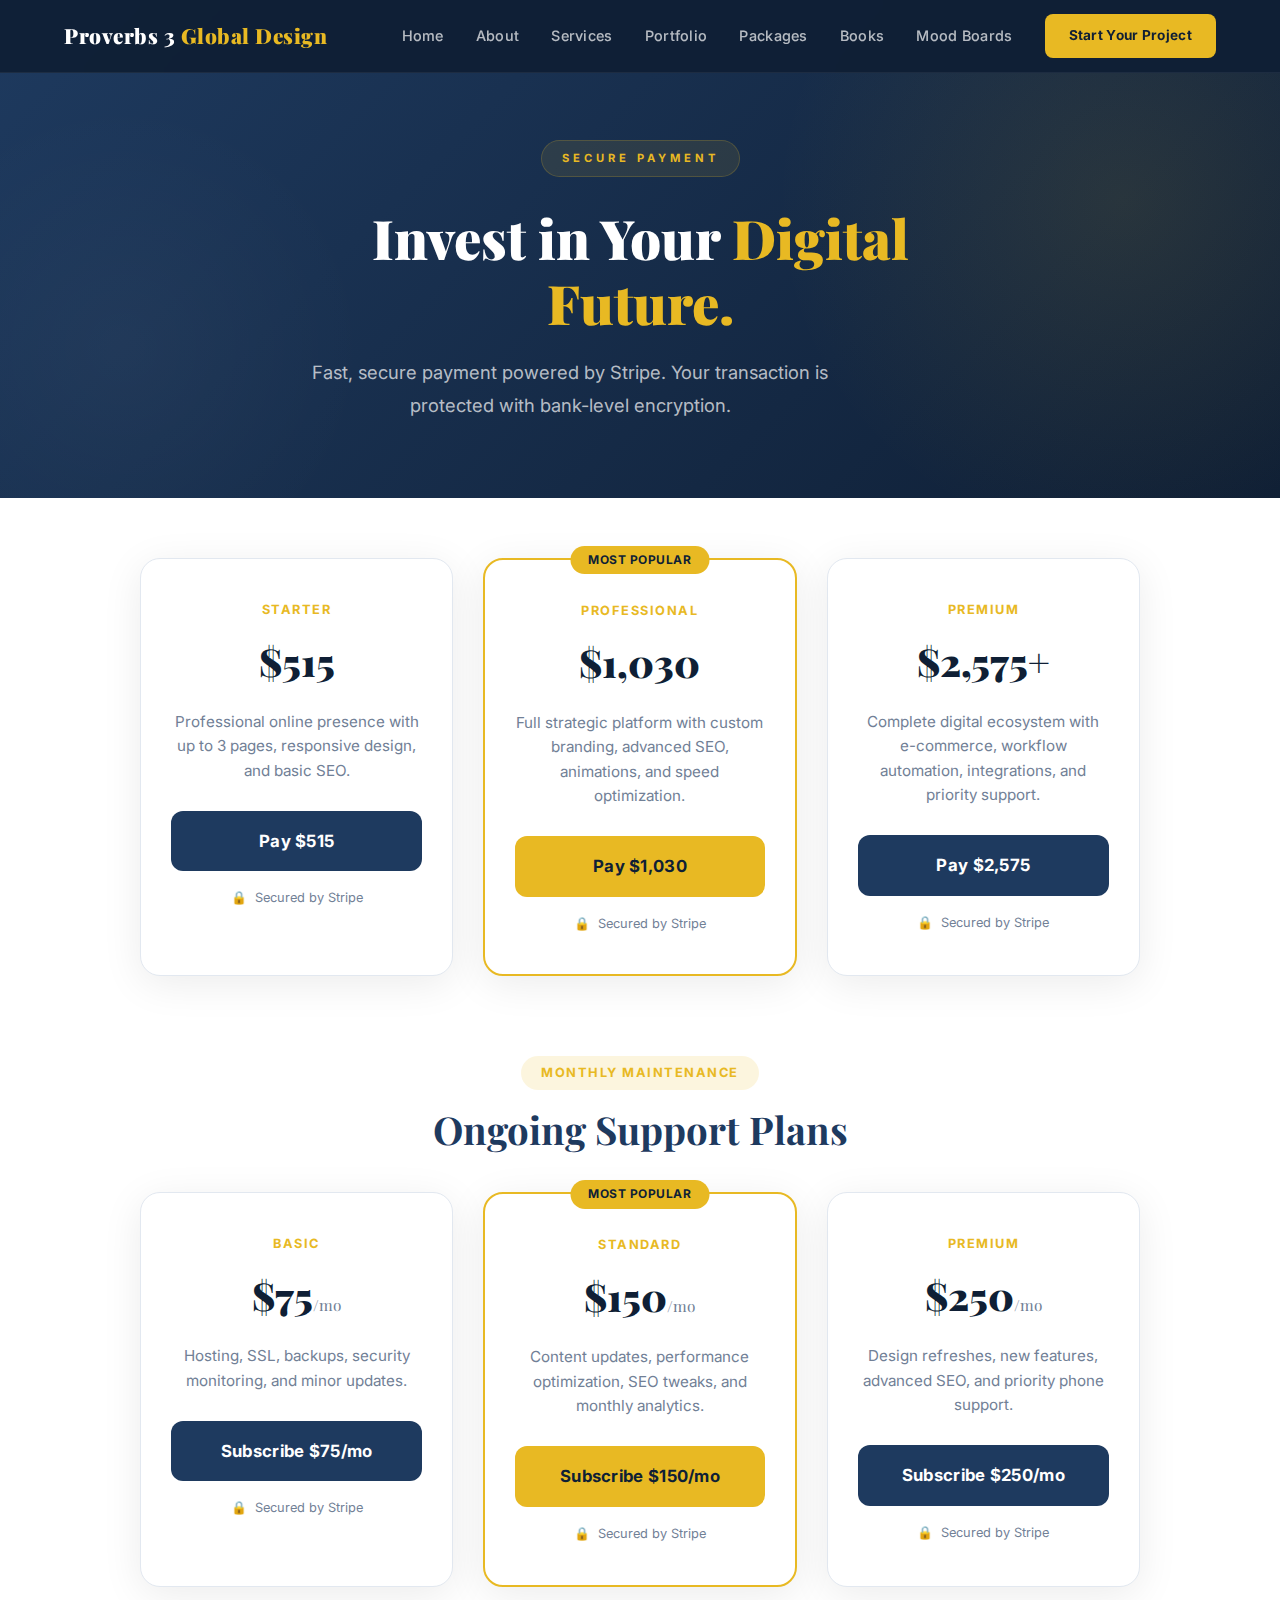
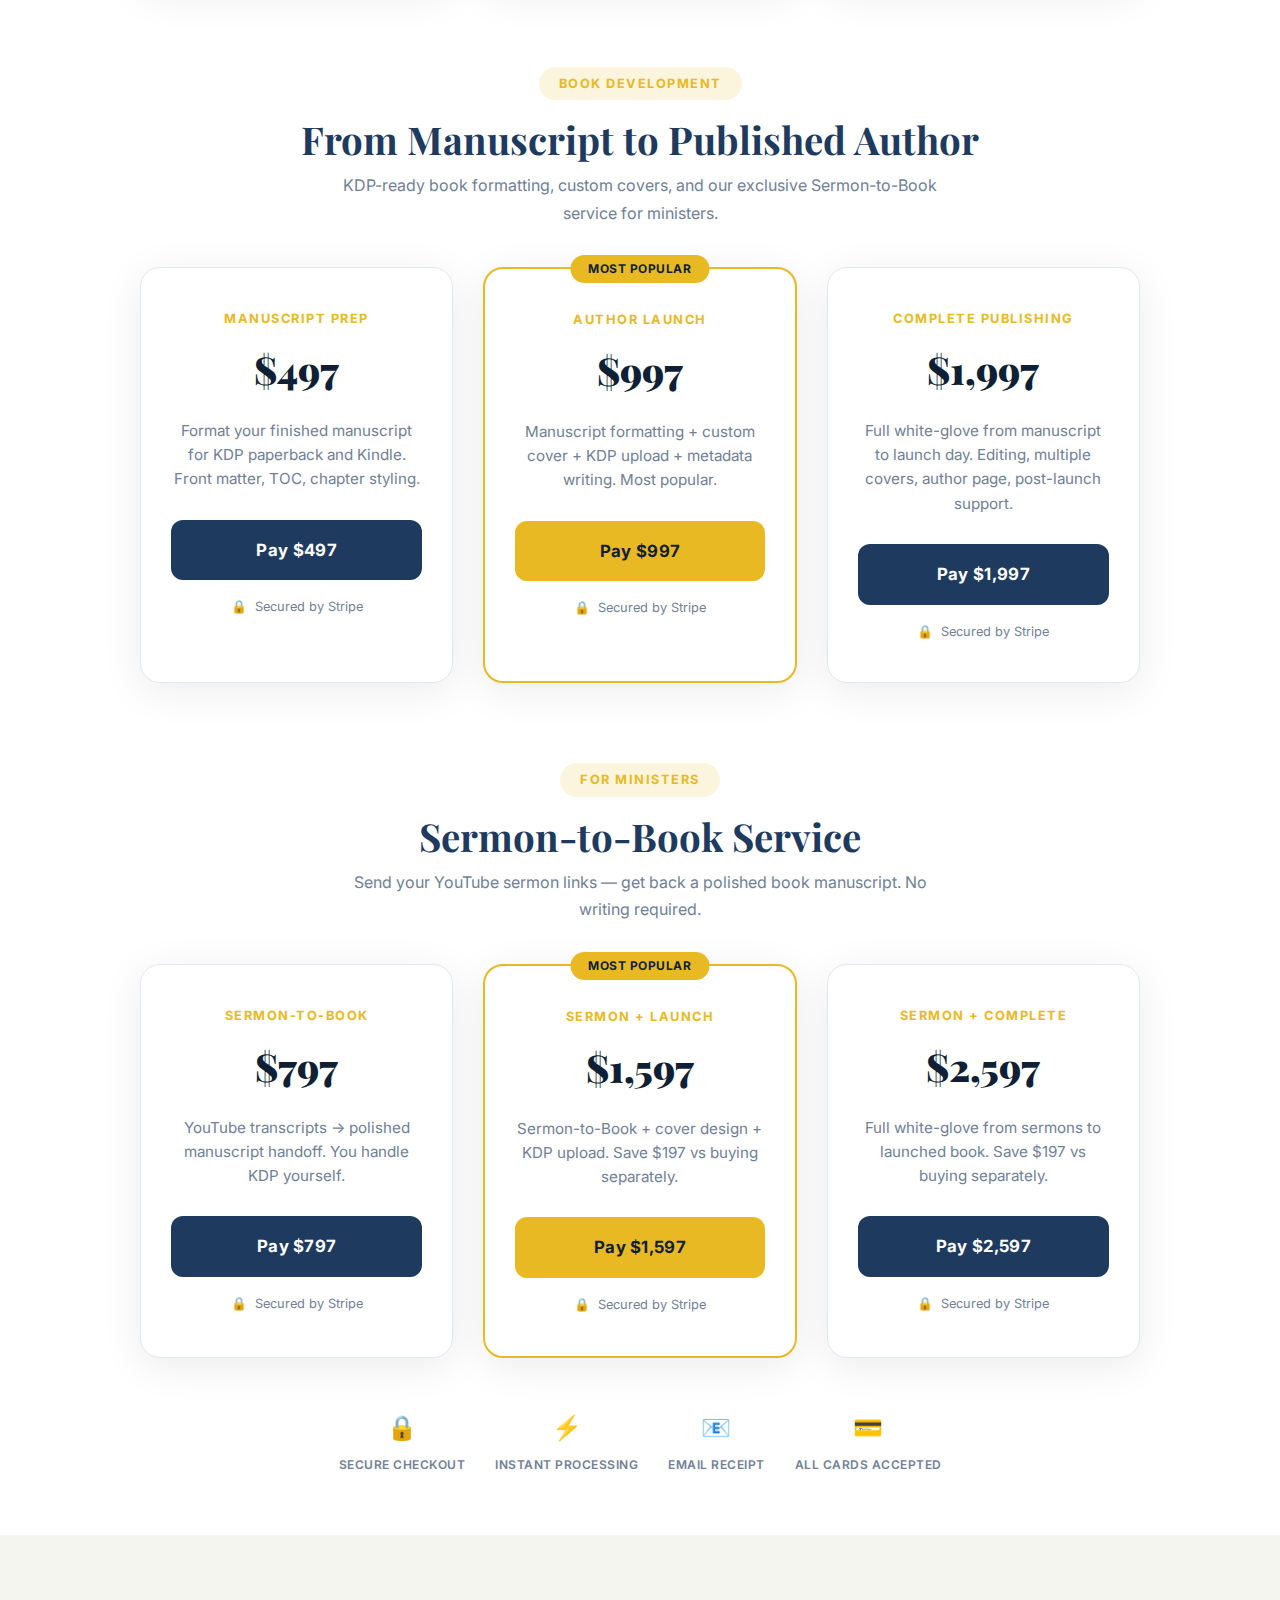
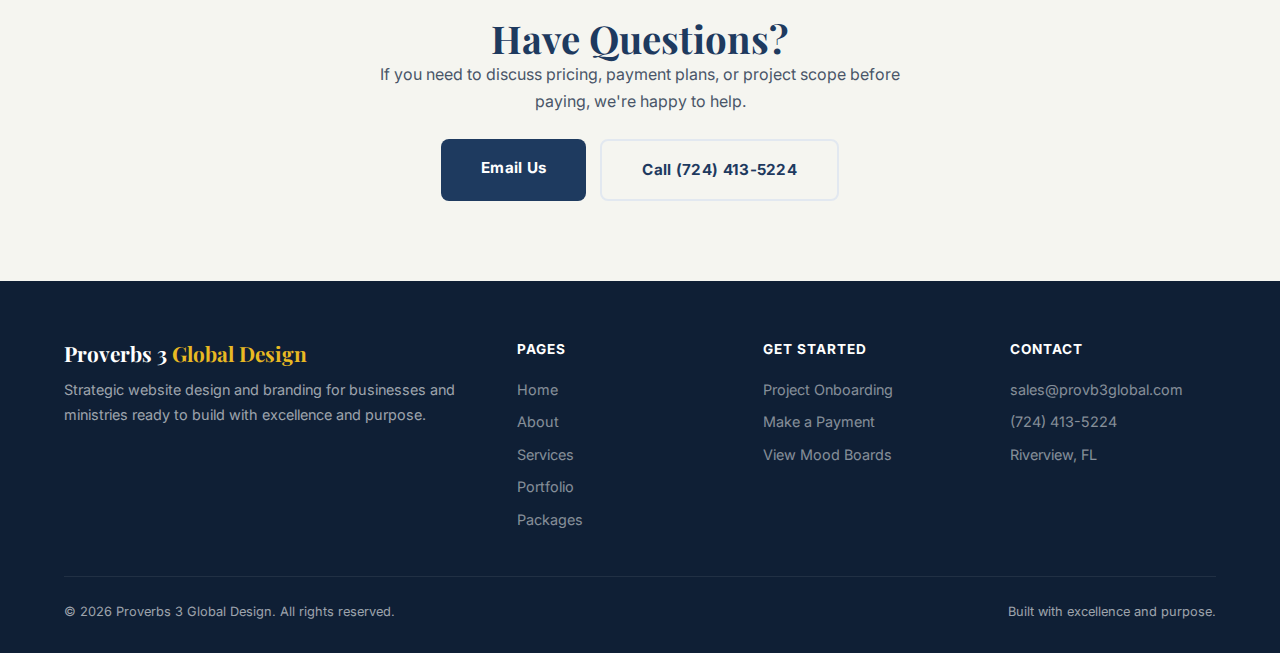
<file: pay.html>
<!DOCTYPE html>
<html lang="en">
<head>
  <meta charset="UTF-8">
  <meta name="viewport" content="width=device-width, initial-scale=1.0">
  <title>Secure Payment — Proverbs 3 Global Design</title>
  <meta name="description" content="Make a secure payment for your web design project. Stripe-powered checkout with bank-level encryption. All major cards accepted.">
  <meta name="theme-color" content="#1e3a5f">
  <link rel="canonical" href="https://provb3global.com/pay.html">
  <!-- Open Graph -->
  <meta property="og:title" content="Secure Payment — Proverbs 3 Global Design">
  <meta property="og:description" content="Make a secure payment for your web design project. Stripe-powered checkout with bank-level encryption.">
  <meta property="og:image" content="https://provb3global.com/assets/images/og-default.png">
  <meta property="og:url" content="https://provb3global.com/pay.html">
  <meta property="og:type" content="website">
  <meta property="og:site_name" content="Proverbs 3 Global Design">
  <!-- Twitter Card -->
  <meta name="twitter:card" content="summary_large_image">
  <meta name="twitter:title" content="Secure Payment — Proverbs 3 Global Design">
  <meta name="twitter:description" content="Make a secure payment for your web design project. Stripe-powered checkout with bank-level encryption.">
  <meta name="twitter:image" content="https://provb3global.com/assets/images/og-default.png">
  <link rel="preconnect" href="https://fonts.googleapis.com">
  <link rel="preconnect" href="https://fonts.gstatic.com" crossorigin>
  <link href="https://fonts.googleapis.com/css2?family=Playfair+Display:wght@700;900&family=Inter:wght@300;400;500;600;700&display=swap" rel="stylesheet">
  <link rel="stylesheet" href="css/style.css">
  <style>
    .payment-section {
      padding: 60px 0;
    }
    .pay-grid {
      display: grid;
      grid-template-columns: repeat(3, 1fr);
      gap: 30px;
      max-width: 1000px;
      margin: 0 auto;
    }
    .pay-card {
      background: var(--white);
      border-radius: 20px;
      padding: 40px 30px;
      box-shadow: 0 8px 40px rgba(0,0,0,0.08);
      border: 1px solid var(--border);
      text-align: center;
      transition: transform 0.3s ease, box-shadow 0.3s ease;
    }
    .pay-card:hover {
      transform: translateY(-4px);
      box-shadow: 0 12px 50px rgba(0,0,0,0.12);
    }
    .pay-card.highlighted {
      border: 2px solid var(--gold);
      position: relative;
    }
    .pay-card.highlighted::before {
      content: 'Most Popular';
      position: absolute;
      top: -14px;
      left: 50%;
      transform: translateX(-50%);
      background: var(--gold);
      color: var(--navy-deep);
      font-size: 0.75rem;
      font-weight: 700;
      padding: 4px 18px;
      border-radius: 20px;
      text-transform: uppercase;
      letter-spacing: 0.5px;
    }
    .pay-tier {
      font-size: 0.8rem;
      font-weight: 700;
      text-transform: uppercase;
      letter-spacing: 1.5px;
      color: var(--gold);
      margin-bottom: 8px;
    }
    .pay-price {
      font-family: 'Playfair Display', serif;
      font-size: 2.4rem;
      font-weight: 900;
      color: var(--navy-deep);
      margin-bottom: 16px;
    }
    .pay-desc {
      color: var(--text-light);
      font-size: 0.95rem;
      line-height: 1.6;
      margin-bottom: 28px;
    }
    .payment-btn {
      display: inline-block;
      background: var(--gold);
      color: var(--navy-deep);
      padding: 16px 40px;
      border-radius: 12px;
      font-weight: 700;
      font-size: 1.05rem;
      text-decoration: none;
      transition: all 0.3s ease;
      letter-spacing: 0.3px;
      width: 100%;
      box-sizing: border-box;
    }
    .payment-btn:hover {
      background: var(--gold-light);
      transform: translateY(-2px);
      box-shadow: 0 8px 30px rgba(232,185,35,0.3);
    }
    .payment-btn-navy {
      background: var(--navy);
      color: #fff;
    }
    .payment-btn-navy:hover {
      background: var(--navy-deep);
      box-shadow: 0 8px 30px rgba(30,58,95,0.3);
    }
    .payment-secure {
      display: flex;
      align-items: center;
      justify-content: center;
      gap: 8px;
      margin-top: 16px;
      color: var(--text-light);
      font-size: 0.8rem;
    }
    .payment-secure span {
      color: var(--green);
    }
    .trust-badges {
      display: flex;
      justify-content: center;
      gap: 30px;
      margin-top: 50px;
      flex-wrap: wrap;
    }
    .trust-badge {
      text-align: center;
    }
    .trust-badge-icon {
      font-size: 1.5rem;
      margin-bottom: 6px;
    }
    .trust-badge-text {
      font-size: 0.75rem;
      color: var(--text-light);
      letter-spacing: 0.5px;
      font-weight: 600;
      text-transform: uppercase;
    }
    @media (max-width: 768px) {
      .pay-grid { grid-template-columns: 1fr; max-width: 400px; }
    }
  </style>
</head>
<body>

<!-- ═══ NAVIGATION ═══ -->
<nav class="navbar">
  <div class="container">
    <a href="index.html" class="nav-logo">Proverbs 3 <span>Global Design</span></a>
    <div class="nav-links" id="navLinks">
      <a href="index.html">Home</a>
      <a href="about.html">About</a>
      <a href="services.html">Services</a>
      <a href="portfolio.html">Portfolio</a>
      <a href="shop.html">Packages</a>
      <a href="books.html">Books</a>
      <a href="moodboards/">Mood Boards</a>
      <a href="shop.html" class="nav-cta">Start Your Project</a>
    </div>
    <button class="nav-toggle" id="navToggle" aria-label="Toggle navigation">
      <span></span><span></span><span></span>
    </button>
  </div>
</nav>

<!-- ═══ PAGE HERO ═══ -->
<section class="hero" style="min-height:auto; padding: 140px 0 40px;">
  <div class="container">
    <div class="hero-content" style="text-align:center;max-width:700px;margin:0 auto;">
      <div class="hero-badge">Secure Payment</div>
      <h1>Invest in Your <span class="gold">Digital Future.</span></h1>
      <p>Fast, secure payment powered by Stripe. Your transaction is protected with bank-level encryption.</p>
    </div>
  </div>
</section>

<!-- ═══ PAYMENT ═══ -->
<section class="payment-section">
  <div class="container">
    <div class="pay-grid">

      <!-- Starter -->
      <div class="pay-card" id="starter">
        <div class="pay-tier">Starter</div>
        <div class="pay-price">$515</div>
        <p class="pay-desc">Professional online presence with up to 3 pages, responsive design, and basic SEO.</p>
        <a href="https://buy.stripe.com/aFa9AS8Yx7kfaLudr9bwk07" class="payment-btn payment-btn-navy" target="_blank" rel="noopener">Pay $515</a>
        <div class="payment-secure">
          <span>&#128274;</span> Secured by Stripe
        </div>
      </div>

      <!-- Professional -->
      <div class="pay-card highlighted" id="professional">
        <div class="pay-tier">Professional</div>
        <div class="pay-price">$1,030</div>
        <p class="pay-desc">Full strategic platform with custom branding, advanced SEO, animations, and speed optimization.</p>
        <a href="https://buy.stripe.com/8x28wOdeN8oj6vefzhbwk08" class="payment-btn" target="_blank" rel="noopener">Pay $1,030</a>
        <div class="payment-secure">
          <span>&#128274;</span> Secured by Stripe
        </div>
      </div>

      <!-- Premium -->
      <div class="pay-card" id="premium">
        <div class="pay-tier">Premium</div>
        <div class="pay-price">$2,575+</div>
        <p class="pay-desc">Complete digital ecosystem with e-commerce, workflow automation, integrations, and priority support.</p>
        <a href="https://buy.stripe.com/9B68wO3Ed1ZV5ra0Enbwk09" class="payment-btn payment-btn-navy" target="_blank" rel="noopener">Pay $2,575</a>
        <div class="payment-secure">
          <span>&#128274;</span> Secured by Stripe
        </div>
      </div>

    </div>

    <!-- Maintenance Plans -->
    <div class="text-center" style="margin-top:80px;margin-bottom:40px;">
      <span style="display:inline-block;background:rgba(232,185,35,0.15);color:var(--gold);padding:6px 20px;border-radius:20px;font-size:0.8rem;font-weight:700;text-transform:uppercase;letter-spacing:1.5px;margin-bottom:16px;">Monthly Maintenance</span>
      <h2>Ongoing Support Plans</h2>
    </div>
    <div class="pay-grid">

      <!-- Basic Maintenance -->
      <div class="pay-card" id="maintenance-basic">
        <div class="pay-tier">Basic</div>
        <div class="pay-price">$75<span style="font-size:0.4em;font-weight:400;color:var(--text-light);">/mo</span></div>
        <p class="pay-desc">Hosting, SSL, backups, security monitoring, and minor updates.</p>
        <a href="https://buy.stripe.com/9B66oG0s11ZV3j286Pbwk04" class="payment-btn payment-btn-navy" target="_blank" rel="noopener">Subscribe $75/mo</a>
        <div class="payment-secure">
          <span>&#128274;</span> Secured by Stripe
        </div>
      </div>

      <!-- Standard Maintenance -->
      <div class="pay-card highlighted" id="maintenance-standard">
        <div class="pay-tier">Standard</div>
        <div class="pay-price">$150<span style="font-size:0.4em;font-weight:400;color:var(--text-light);">/mo</span></div>
        <p class="pay-desc">Content updates, performance optimization, SEO tweaks, and monthly analytics.</p>
        <a href="https://buy.stripe.com/cNi14m0s1bAv7zievdbwk05" class="payment-btn" target="_blank" rel="noopener">Subscribe $150/mo</a>
        <div class="payment-secure">
          <span>&#128274;</span> Secured by Stripe
        </div>
      </div>

      <!-- Premium Maintenance -->
      <div class="pay-card" id="maintenance-premium">
        <div class="pay-tier">Premium</div>
        <div class="pay-price">$250<span style="font-size:0.4em;font-weight:400;color:var(--text-light);">/mo</span></div>
        <p class="pay-desc">Design refreshes, new features, advanced SEO, and priority phone support.</p>
        <a href="https://buy.stripe.com/9B64gy7UtbAv9Hq4UDbwk06" class="payment-btn payment-btn-navy" target="_blank" rel="noopener">Subscribe $250/mo</a>
        <div class="payment-secure">
          <span>&#128274;</span> Secured by Stripe
        </div>
      </div>

    </div>

    <!-- Book Services -->
    <div class="text-center" style="margin-top:80px;margin-bottom:40px;">
      <span style="display:inline-block;background:rgba(232,185,35,0.15);color:var(--gold);padding:6px 20px;border-radius:20px;font-size:0.8rem;font-weight:700;text-transform:uppercase;letter-spacing:1.5px;margin-bottom:16px;">Book Development</span>
      <h2>From Manuscript to Published Author</h2>
      <p style="max-width:600px;margin:10px auto 0;color:var(--text-light);">KDP-ready book formatting, custom covers, and our exclusive Sermon-to-Book service for ministers.</p>
    </div>
    <div class="pay-grid">

      <!-- Manuscript Prep -->
      <div class="pay-card" id="book-prep">
        <div class="pay-tier">Manuscript Prep</div>
        <div class="pay-price">$497</div>
        <p class="pay-desc">Format your finished manuscript for KDP paperback and Kindle. Front matter, TOC, chapter styling.</p>
        <a href="https://buy.stripe.com/REPLACE_BOOK_PREP" class="payment-btn payment-btn-navy" target="_blank" rel="noopener">Pay $497</a>
        <div class="payment-secure">
          <span>&#128274;</span> Secured by Stripe
        </div>
      </div>

      <!-- Author Launch -->
      <div class="pay-card highlighted" id="book-launch">
        <div class="pay-tier">Author Launch</div>
        <div class="pay-price">$997</div>
        <p class="pay-desc">Manuscript formatting + custom cover + KDP upload + metadata writing. Most popular.</p>
        <a href="https://buy.stripe.com/REPLACE_BOOK_LAUNCH" class="payment-btn" target="_blank" rel="noopener">Pay $997</a>
        <div class="payment-secure">
          <span>&#128274;</span> Secured by Stripe
        </div>
      </div>

      <!-- Complete Publishing -->
      <div class="pay-card" id="book-complete">
        <div class="pay-tier">Complete Publishing</div>
        <div class="pay-price">$1,997</div>
        <p class="pay-desc">Full white-glove from manuscript to launch day. Editing, multiple covers, author page, post-launch support.</p>
        <a href="https://buy.stripe.com/REPLACE_BOOK_COMPLETE" class="payment-btn payment-btn-navy" target="_blank" rel="noopener">Pay $1,997</a>
        <div class="payment-secure">
          <span>&#128274;</span> Secured by Stripe
        </div>
      </div>

    </div>

    <!-- Sermon-to-Book Specialty -->
    <div class="text-center" style="margin-top:80px;margin-bottom:40px;">
      <span style="display:inline-block;background:rgba(232,185,35,0.15);color:var(--gold);padding:6px 20px;border-radius:20px;font-size:0.8rem;font-weight:700;text-transform:uppercase;letter-spacing:1.5px;margin-bottom:16px;">For Ministers</span>
      <h2>Sermon-to-Book Service</h2>
      <p style="max-width:600px;margin:10px auto 0;color:var(--text-light);">Send your YouTube sermon links — get back a polished book manuscript. No writing required.</p>
    </div>
    <div class="pay-grid">

      <!-- Sermon-to-Book Only -->
      <div class="pay-card" id="sermon-book">
        <div class="pay-tier">Sermon-to-Book</div>
        <div class="pay-price">$797</div>
        <p class="pay-desc">YouTube transcripts → polished manuscript handoff. You handle KDP yourself.</p>
        <a href="https://buy.stripe.com/REPLACE_SERMON_BOOK" class="payment-btn payment-btn-navy" target="_blank" rel="noopener">Pay $797</a>
        <div class="payment-secure">
          <span>&#128274;</span> Secured by Stripe
        </div>
      </div>

      <!-- Sermon + Launch -->
      <div class="pay-card highlighted" id="sermon-launch">
        <div class="pay-tier">Sermon + Launch</div>
        <div class="pay-price">$1,597</div>
        <p class="pay-desc">Sermon-to-Book + cover design + KDP upload. Save $197 vs buying separately.</p>
        <a href="https://buy.stripe.com/REPLACE_SERMON_LAUNCH" class="payment-btn" target="_blank" rel="noopener">Pay $1,597</a>
        <div class="payment-secure">
          <span>&#128274;</span> Secured by Stripe
        </div>
      </div>

      <!-- Sermon + Complete -->
      <div class="pay-card" id="sermon-complete">
        <div class="pay-tier">Sermon + Complete</div>
        <div class="pay-price">$2,597</div>
        <p class="pay-desc">Full white-glove from sermons to launched book. Save $197 vs buying separately.</p>
        <a href="https://buy.stripe.com/REPLACE_SERMON_COMPLETE" class="payment-btn payment-btn-navy" target="_blank" rel="noopener">Pay $2,597</a>
        <div class="payment-secure">
          <span>&#128274;</span> Secured by Stripe
        </div>
      </div>

    </div>

    <!-- Trust Badges -->
    <div class="trust-badges">
      <div class="trust-badge">
        <div class="trust-badge-icon">&#128274;</div>
        <div class="trust-badge-text">Secure Checkout</div>
      </div>
      <div class="trust-badge">
        <div class="trust-badge-icon">&#9889;</div>
        <div class="trust-badge-text">Instant Processing</div>
      </div>
      <div class="trust-badge">
        <div class="trust-badge-icon">&#128231;</div>
        <div class="trust-badge-text">Email Receipt</div>
      </div>
      <div class="trust-badge">
        <div class="trust-badge-icon">&#128179;</div>
        <div class="trust-badge-text">All Cards Accepted</div>
      </div>
    </div>
  </div>
</section>

<!-- ═══ QUESTIONS ═══ -->
<section class="section section-alt">
  <div class="container text-center" style="max-width:600px;">
    <h2>Have Questions?</h2>
    <p style="margin-bottom:24px;">If you need to discuss pricing, payment plans, or project scope before paying, we're happy to help.</p>
    <div class="btn-group" style="justify-content:center;">
      <a href="mailto:sales@provb3global.com" class="btn btn-navy">Email Us</a>
      <a href="tel:7244135224" class="btn btn-outline" style="color:var(--navy);border-color:var(--border);">Call (724) 413-5224</a>
    </div>
  </div>
</section>

<!-- ═══ FOOTER ═══ -->
<footer class="footer">
  <div class="container">
    <div class="footer-grid">
      <div class="footer-brand">
        <h3>Proverbs 3 <span>Global Design</span></h3>
        <p>Strategic website design and branding for businesses and ministries ready to build with excellence and purpose.</p>
      </div>
      <div class="footer-col">
        <h4>Pages</h4>
        <a href="index.html">Home</a>
        <a href="about.html">About</a>
        <a href="services.html">Services</a>
      <a href="portfolio.html">Portfolio</a>
        <a href="shop.html">Packages</a>
      </div>
      <div class="footer-col">
        <h4>Get Started</h4>
        <a href="onboarding.html">Project Onboarding</a>
        <a href="pay.html">Make a Payment</a>
        <a href="moodboards/">View Mood Boards</a>
      </div>
      <div class="footer-col">
        <h4>Contact</h4>
        <a href="mailto:sales@provb3global.com">sales@provb3global.com</a>
        <a href="tel:7244135224">(724) 413-5224</a>
        <a>Riverview, FL</a>
      </div>
    </div>
    <div class="footer-bottom">
      <span>&copy; 2026 Proverbs 3 Global Design. All rights reserved.</span>
      <span>Built with excellence and purpose.</span>
    </div>
  </div>
</footer>

<script src="js/main.js"></script>
</body>
</html>
</file>
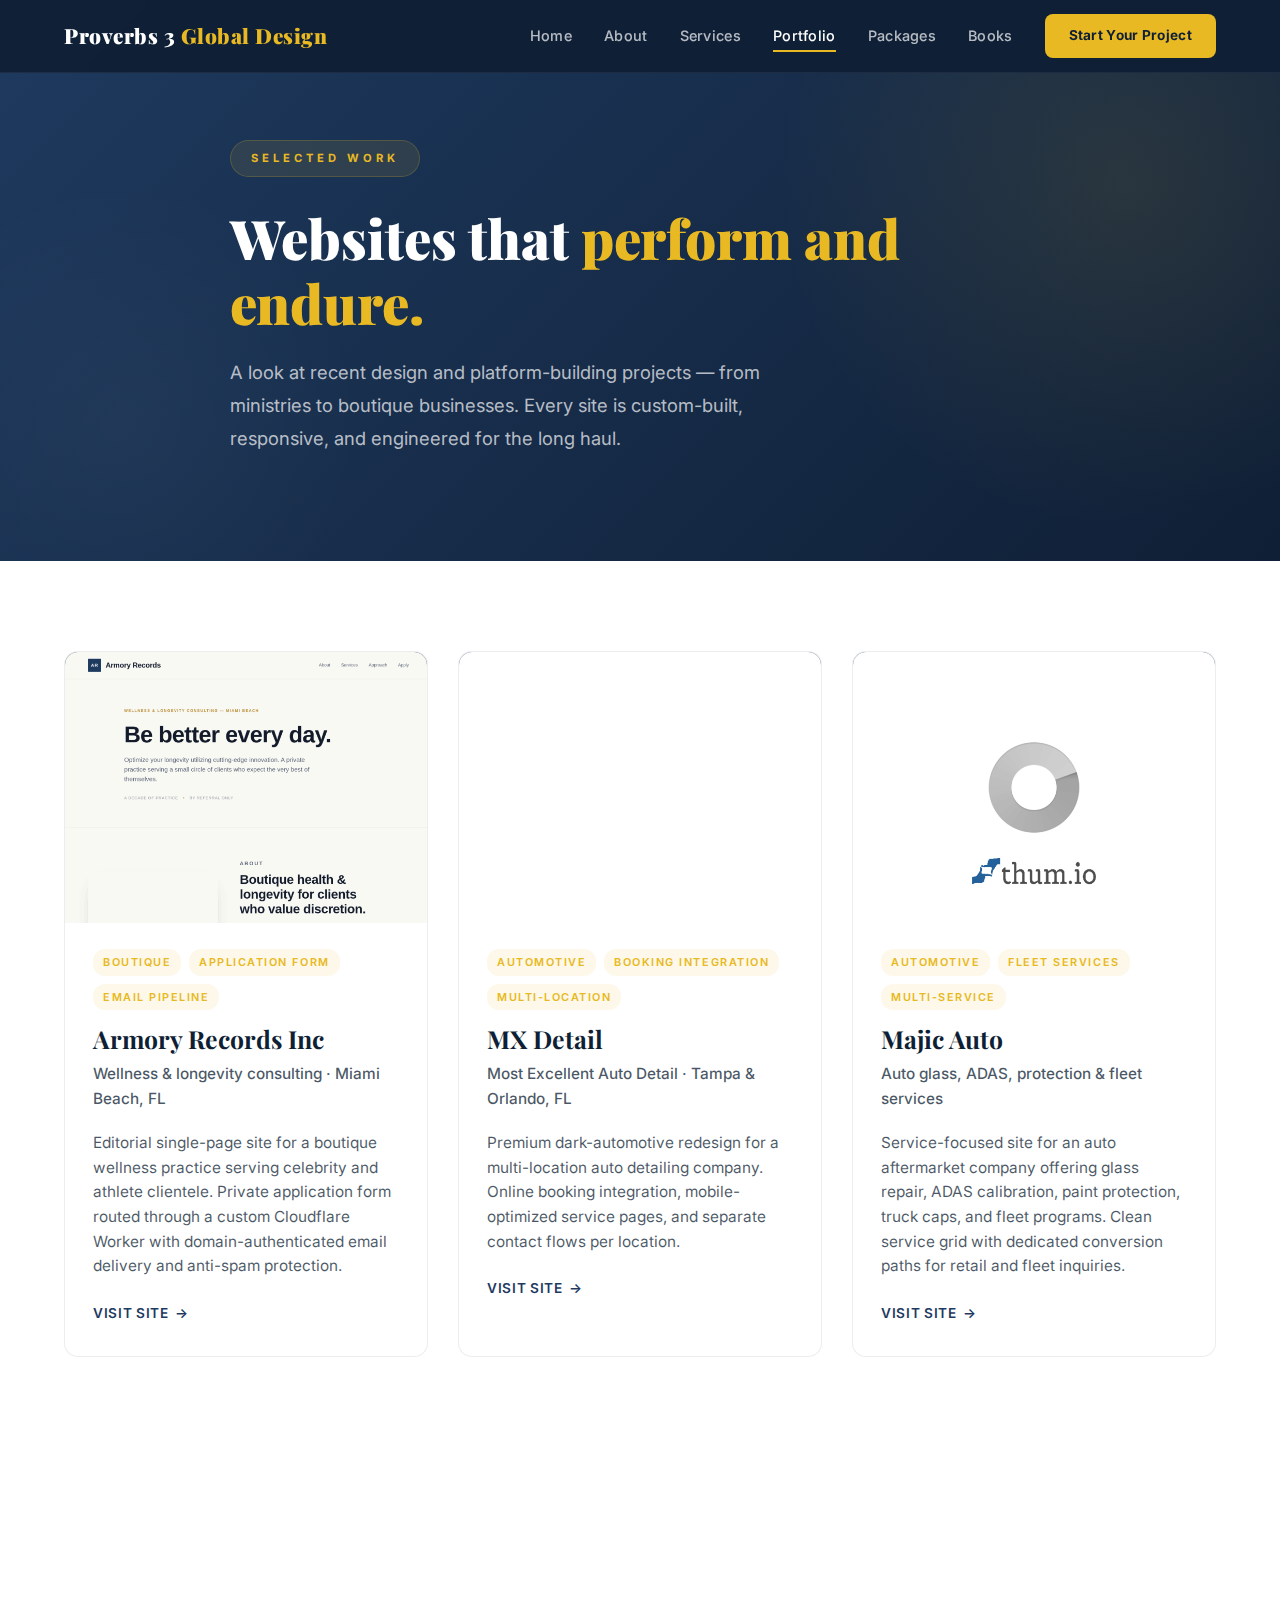
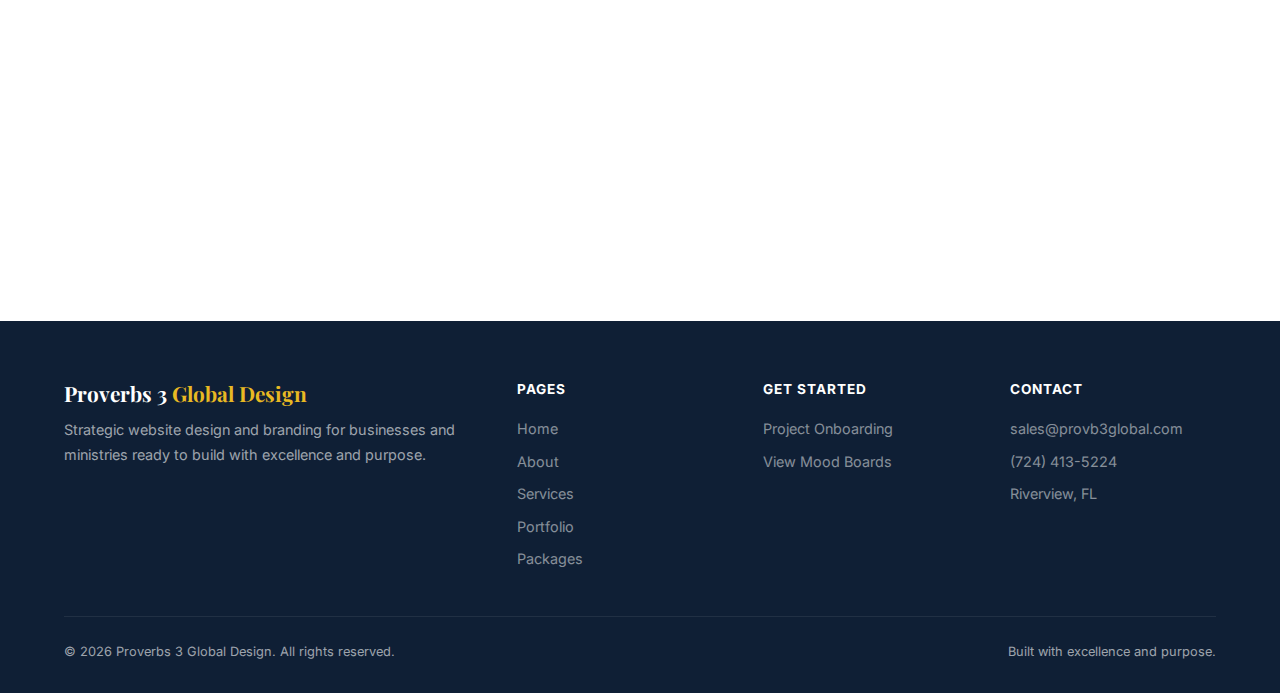
<file: portfolio.html>
<!DOCTYPE html>
<html lang="en">
<head>
  <meta charset="UTF-8">
  <meta name="viewport" content="width=device-width, initial-scale=1.0">
  <title>Portfolio — Proverbs 3 Global Design</title>
  <meta name="description" content="Selected website design and digital platform projects by Proverbs 3 Global Design — ministries, businesses, and boutique services.">
  <meta name="theme-color" content="#1e3a5f">
  <link rel="canonical" href="https://provb3global.com/portfolio.html">
  <!-- Open Graph -->
  <meta property="og:title" content="Portfolio — Proverbs 3 Global Design">
  <meta property="og:description" content="Selected website design and digital platform projects by Proverbs 3 Global Design.">
  <meta property="og:image" content="https://provb3global.com/assets/images/og-default.png">
  <meta property="og:url" content="https://provb3global.com/portfolio.html">
  <meta property="og:type" content="website">
  <meta property="og:site_name" content="Proverbs 3 Global Design">
  <!-- Twitter Card -->
  <meta name="twitter:card" content="summary_large_image">
  <meta name="twitter:title" content="Portfolio — Proverbs 3 Global Design">
  <meta name="twitter:description" content="Selected website design and digital platform projects.">
  <meta name="twitter:image" content="https://provb3global.com/assets/images/og-default.png">
  <link rel="preconnect" href="https://fonts.googleapis.com">
  <link rel="preconnect" href="https://fonts.gstatic.com" crossorigin>
  <link href="https://fonts.googleapis.com/css2?family=Playfair+Display:wght@700;900&family=Inter:wght@300;400;500;600;700&display=swap" rel="stylesheet">
  <link rel="stylesheet" href="css/style.css">
  <style>
    .portfolio-grid {
      display: grid;
      grid-template-columns: repeat(auto-fit, minmax(340px, 1fr));
      gap: 30px;
      margin-top: 50px;
    }
    .portfolio-card {
      background: #fff;
      border: 1px solid rgba(15, 31, 53, 0.08);
      border-radius: 14px;
      overflow: hidden;
      transition: transform 0.3s ease, box-shadow 0.3s ease, border-color 0.3s ease;
      display: flex;
      flex-direction: column;
    }
    .portfolio-card:hover {
      transform: translateY(-6px);
      box-shadow: 0 28px 60px -28px rgba(15, 31, 53, 0.25);
      border-color: rgba(232, 185, 35, 0.4);
    }
    .portfolio-thumb {
      position: relative;
      overflow: hidden;
      background: linear-gradient(135deg, #1e3a5f 0%, #0f1f35 100%);
    }
    .portfolio-thumb img {
      width: 100%;
      height: auto;
      display: block;
      transition: transform 0.4s ease;
    }
    .portfolio-card:hover .portfolio-thumb img { transform: scale(1.04); }
    .portfolio-body { padding: 26px 28px 30px; }
    .portfolio-tags {
      display: flex;
      gap: 8px;
      flex-wrap: wrap;
      margin-bottom: 14px;
    }
    .portfolio-tag {
      font-size: 0.68rem;
      letter-spacing: 0.14em;
      text-transform: uppercase;
      font-weight: 600;
      color: var(--gold);
      background: rgba(232, 185, 35, 0.1);
      padding: 4px 10px;
      border-radius: 12px;
    }
    .portfolio-card h3 {
      font-family: 'Playfair Display', serif;
      font-size: 1.55rem;
      font-weight: 700;
      margin-bottom: 8px;
      color: var(--navy-deep);
    }
    .portfolio-client {
      font-size: 0.85rem;
      color: rgba(15, 31, 53, 0.55);
      margin-bottom: 14px;
      font-weight: 500;
    }
    .portfolio-card p {
      font-size: 0.96rem;
      color: rgba(15, 31, 53, 0.75);
      margin-bottom: 20px;
      line-height: 1.6;
    }
    .portfolio-link {
      display: inline-flex;
      align-items: center;
      gap: 6px;
      font-size: 0.85rem;
      font-weight: 600;
      letter-spacing: 0.05em;
      text-transform: uppercase;
      color: var(--navy);
      text-decoration: none;
      transition: color 0.2s ease;
    }
    .portfolio-link:hover { color: var(--gold); }
    .portfolio-link::after {
      content: '→';
      transition: transform 0.2s ease;
    }
    .portfolio-link:hover::after { transform: translateX(4px); }

    @media (max-width: 640px) {
      .portfolio-grid { gap: 20px; }
      .portfolio-body { padding: 22px 22px 26px; }
    }
  </style>
</head>
<body>

<!-- ═══ NAVIGATION ═══ -->
<nav class="navbar">
  <div class="container">
    <a href="index.html" class="nav-logo">Proverbs 3 <span>Global Design</span></a>
    <div class="nav-links" id="navLinks">
      <a href="index.html">Home</a>
      <a href="about.html">About</a>
      <a href="services.html">Services</a>
      <a href="portfolio.html" class="active">Portfolio</a>
      <a href="shop.html">Packages</a>
      <a href="books.html">Books</a>
      <a href="shop.html" class="nav-cta">Start Your Project</a>
    </div>
    <button class="nav-toggle" id="navToggle" aria-label="Toggle navigation">
      <span></span><span></span><span></span>
    </button>
  </div>
</nav>

<!-- ═══ PAGE HERO ═══ -->
<section class="hero" style="min-height:auto; padding: 140px 0 70px;">
  <div class="container">
    <div class="hero-content" style="max-width:820px;">
      <div class="hero-badge">Selected Work</div>
      <h1>Websites that <span class="gold">perform and endure.</span></h1>
      <p>A look at recent design and platform-building projects — from ministries to boutique businesses. Every site is custom-built, responsive, and engineered for the long haul.</p>
    </div>
  </div>
</section>

<!-- ═══ PORTFOLIO GRID ═══ -->
<section class="section" style="padding-top:40px;">
  <div class="container">

    <div class="portfolio-grid">

      <!-- Armory Records -->
      <article class="portfolio-card">
        <div class="portfolio-thumb">
          <img src="assets/portfolio/armory-records.jpg" alt="Armory Records Inc homepage screenshot" loading="lazy">
        </div>
        <div class="portfolio-body">
          <div class="portfolio-tags">
            <span class="portfolio-tag">Boutique</span>
            <span class="portfolio-tag">Application Form</span>
            <span class="portfolio-tag">Email Pipeline</span>
          </div>
          <h3>Armory Records Inc</h3>
          <p class="portfolio-client">Wellness &amp; longevity consulting · Miami Beach, FL</p>
          <p>Editorial single-page site for a boutique wellness practice serving celebrity and athlete clientele. Private application form routed through a custom Cloudflare Worker with domain-authenticated email delivery and anti-spam protection.</p>
          <a href="https://armoryrecords.net" target="_blank" rel="noopener" class="portfolio-link">Visit Site</a>
        </div>
      </article>

      <!-- MX Detail -->
      <article class="portfolio-card">
        <div class="portfolio-thumb">
          <img src="assets/portfolio/mx-detail.jpg" alt="MX Detail homepage screenshot" loading="lazy">
        </div>
        <div class="portfolio-body">
          <div class="portfolio-tags">
            <span class="portfolio-tag">Automotive</span>
            <span class="portfolio-tag">Booking Integration</span>
            <span class="portfolio-tag">Multi-Location</span>
          </div>
          <h3>MX Detail</h3>
          <p class="portfolio-client">Most Excellent Auto Detail · Tampa &amp; Orlando, FL</p>
          <p>Premium dark-automotive redesign for a multi-location auto detailing company. Online booking integration, mobile-optimized service pages, and separate contact flows per location.</p>
          <a href="https://mxdetail.com" target="_blank" rel="noopener" class="portfolio-link">Visit Site</a>
        </div>
      </article>

      <!-- Majic Auto -->
      <article class="portfolio-card">
        <div class="portfolio-thumb">
          <img src="assets/portfolio/majic-auto.jpg" alt="Majic Auto homepage screenshot" loading="lazy">
        </div>
        <div class="portfolio-body">
          <div class="portfolio-tags">
            <span class="portfolio-tag">Automotive</span>
            <span class="portfolio-tag">Fleet Services</span>
            <span class="portfolio-tag">Multi-Service</span>
          </div>
          <h3>Majic Auto</h3>
          <p class="portfolio-client">Auto glass, ADAS, protection &amp; fleet services</p>
          <p>Service-focused site for an auto aftermarket company offering glass repair, ADAS calibration, paint protection, truck caps, and fleet programs. Clean service grid with dedicated conversion paths for retail and fleet inquiries.</p>
          <a href="https://majicauto.provb3global.com" target="_blank" rel="noopener" class="portfolio-link">Visit Site</a>
        </div>
      </article>

    </div>

  </div>
</section>

<!-- ═══ CTA ═══ -->
<section class="section">
  <div class="container">
    <div class="cta-banner">
      <h2>Ready to <span style="color:var(--gold);">build yours?</span></h2>
      <p>Tell us about your project and we'll create a strategy that fits your vision and budget.</p>
      <div class="btn-group" style="justify-content:center;">
        <a href="shop.html" class="btn btn-gold">Start Your Project</a>
        <a href="services.html" class="btn btn-outline">Explore Services</a>
      </div>
    </div>
  </div>
</section>

<!-- ═══ FOOTER ═══ -->
<footer class="footer">
  <div class="container">
    <div class="footer-grid">
      <div class="footer-brand">
        <h3>Proverbs 3 <span>Global Design</span></h3>
        <p>Strategic website design and branding for businesses and ministries ready to build with excellence and purpose.</p>
      </div>
      <div class="footer-col">
        <h4>Pages</h4>
        <a href="index.html">Home</a>
        <a href="about.html">About</a>
        <a href="services.html">Services</a>
        <a href="portfolio.html">Portfolio</a>
        <a href="shop.html">Packages</a>
      </div>
      <div class="footer-col">
        <h4>Get Started</h4>
        <a href="onboarding.html">Project Onboarding</a>
        <a href="moodboards/">View Mood Boards</a>
      </div>
      <div class="footer-col">
        <h4>Contact</h4>
        <a href="mailto:sales@provb3global.com">sales@provb3global.com</a>
        <a href="tel:7244135224">(724) 413-5224</a>
        <a>Riverview, FL</a>
      </div>
    </div>
    <div class="footer-bottom">
      <span>&copy; 2026 Proverbs 3 Global Design. All rights reserved.</span>
      <span>Built with excellence and purpose.</span>
    </div>
  </div>
</footer>

<script src="js/main.js"></script>
</body>
</html>
</file>
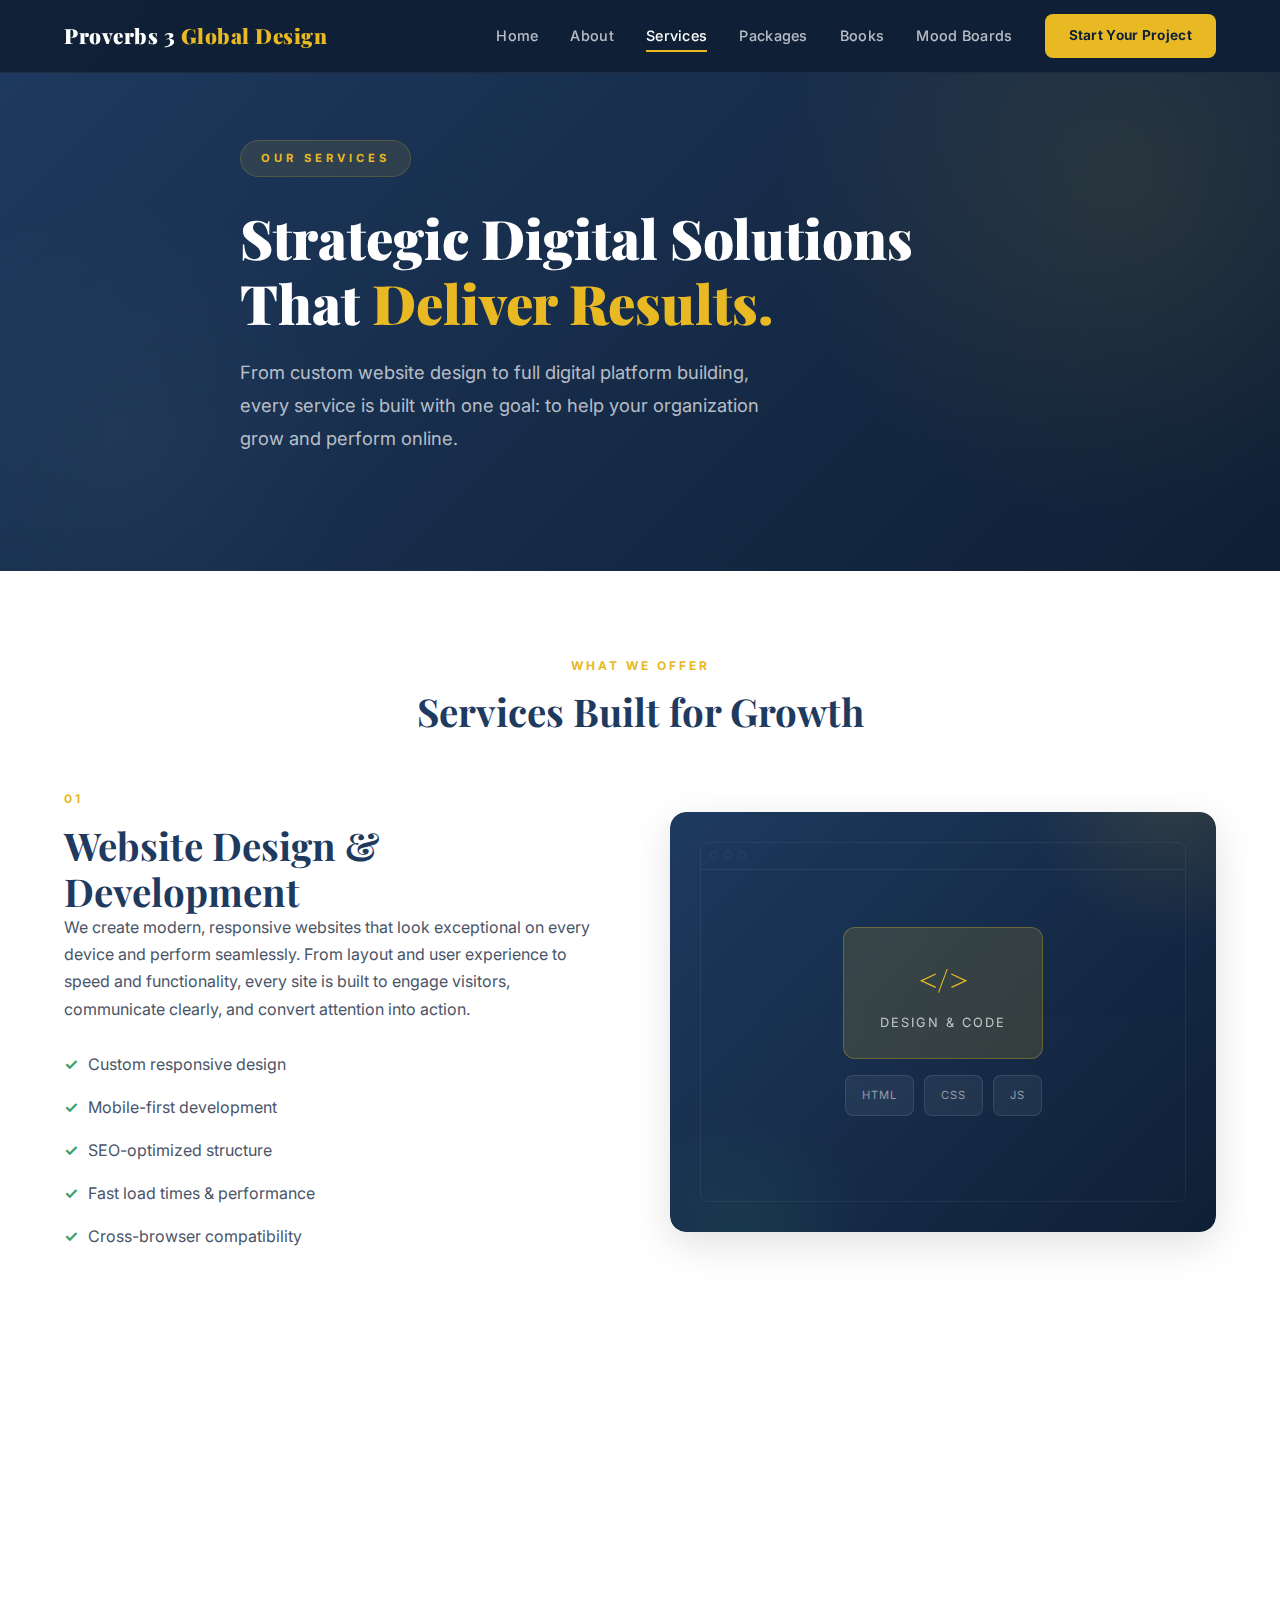
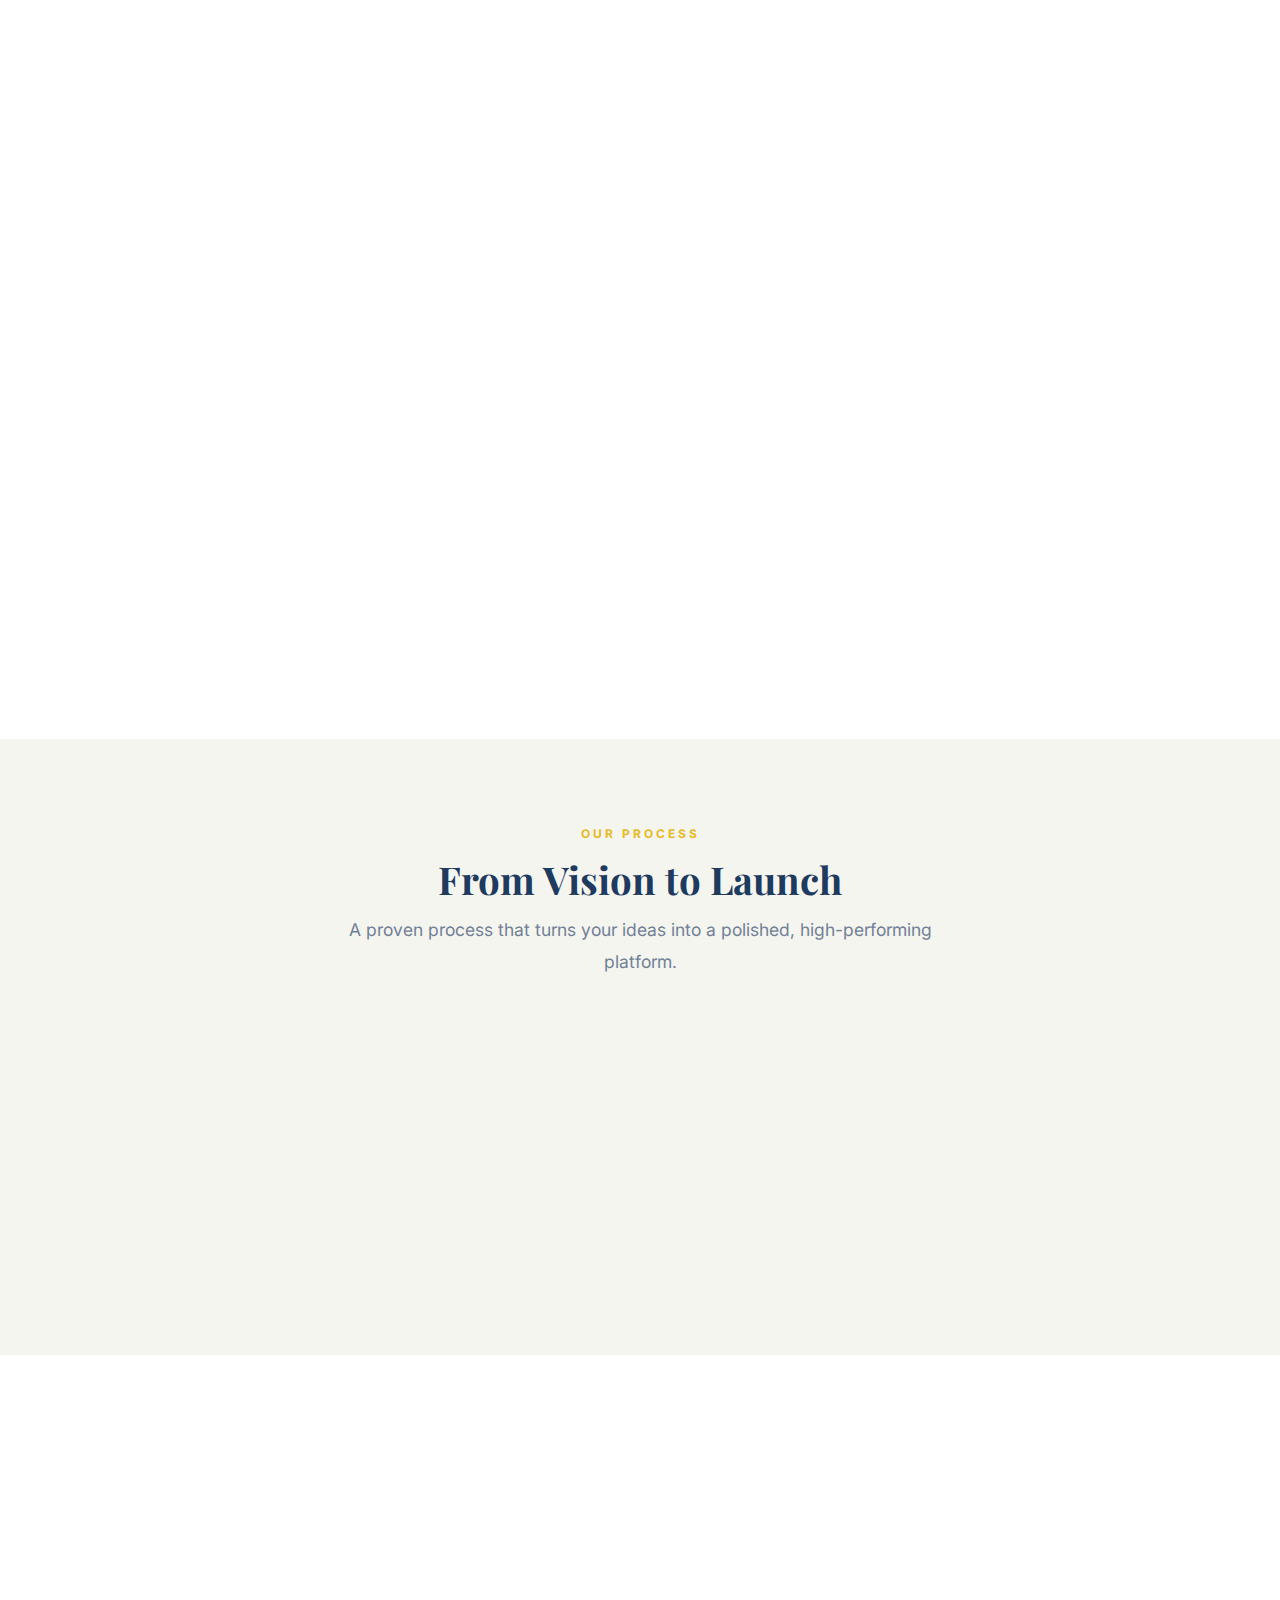
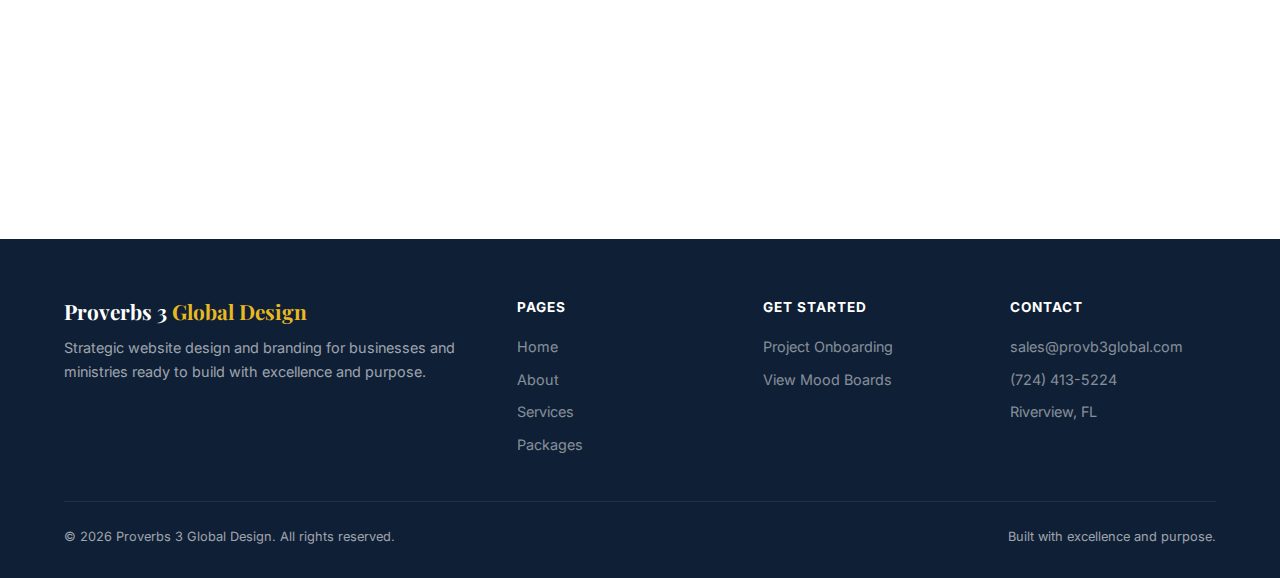
<file: services.html>
<!DOCTYPE html>
<html lang="en">
<head>
  <meta charset="UTF-8">
  <meta name="viewport" content="width=device-width, initial-scale=1.0">
  <title>Web Design &amp; Branding Services — Proverbs 3 Global Design</title>
  <meta name="description" content="Custom website design, brand identity, and digital platform building services for businesses and ministries. Responsive, SEO-optimized, and built to perform.">
  <meta name="theme-color" content="#1e3a5f">
  <link rel="canonical" href="https://provb3global.com/services.html">
  <!-- Open Graph -->
  <meta property="og:title" content="Web Design &amp; Branding Services — Proverbs 3 Global Design">
  <meta property="og:description" content="Custom website design, brand identity, and digital platform building services for businesses and ministries. Responsive, SEO-optimized, and built to perform.">
  <meta property="og:image" content="https://provb3global.com/assets/images/og-default.png">
  <meta property="og:url" content="https://provb3global.com/services.html">
  <meta property="og:type" content="website">
  <meta property="og:site_name" content="Proverbs 3 Global Design">
  <!-- Twitter Card -->
  <meta name="twitter:card" content="summary_large_image">
  <meta name="twitter:title" content="Web Design &amp; Branding Services — Proverbs 3 Global Design">
  <meta name="twitter:description" content="Custom website design, brand identity, and digital platform building services for businesses and ministries. Responsive, SEO-optimized, and built to perform.">
  <meta name="twitter:image" content="https://provb3global.com/assets/images/og-default.png">
  <link rel="preconnect" href="https://fonts.googleapis.com">
  <link rel="preconnect" href="https://fonts.gstatic.com" crossorigin>
  <link href="https://fonts.googleapis.com/css2?family=Playfair+Display:wght@700;900&family=Inter:wght@300;400;500;600;700&display=swap" rel="stylesheet">
  <link rel="stylesheet" href="css/style.css">
</head>
<body>

<!-- ═══ NAVIGATION ═══ -->
<nav class="navbar">
  <div class="container">
    <a href="index.html" class="nav-logo">Proverbs 3 <span>Global Design</span></a>
    <div class="nav-links" id="navLinks">
      <a href="index.html">Home</a>
      <a href="about.html">About</a>
      <a href="services.html" class="active">Services</a>
      <a href="shop.html">Packages</a>
      <a href="books.html">Books</a>
      <a href="moodboards/">Mood Boards</a>
      <a href="shop.html" class="nav-cta">Start Your Project</a>
    </div>
    <button class="nav-toggle" id="navToggle" aria-label="Toggle navigation">
      <span></span><span></span><span></span>
    </button>
  </div>
</nav>

<!-- ═══ PAGE HERO ═══ -->
<section class="hero" style="min-height:auto; padding: 140px 0 80px;">
  <div class="container">
    <div class="hero-content" style="max-width:800px;">
      <div class="hero-badge">Our Services</div>
      <h1>Strategic Digital Solutions That <span class="gold">Deliver Results.</span></h1>
      <p>From custom website design to full digital platform building, every service is built with one goal: to help your organization grow and perform online.</p>
    </div>
  </div>
</section>

<!-- ═══ CORE SERVICES ═══ -->
<section class="section">
  <div class="container">
    <div class="text-center" style="margin-bottom: 50px;">
      <span class="section-badge">What We Offer</span>
      <h2>Services Built for Growth</h2>
    </div>

    <!-- Service 1 -->
    <div class="split-section" style="margin-bottom: 80px;">
      <div>
        <span class="section-badge">01</span>
        <h2>Website Design &amp; Development</h2>
        <p>We create modern, responsive websites that look exceptional on every device and perform seamlessly. From layout and user experience to speed and functionality, every site is built to engage visitors, communicate clearly, and convert attention into action.</p>
        <ul style="list-style:none;margin-top:20px;">
          <li style="padding:8px 0;display:flex;gap:10px;align-items:center;"><span style="color:var(--green);font-weight:700;">&#10003;</span> Custom responsive design</li>
          <li style="padding:8px 0;display:flex;gap:10px;align-items:center;"><span style="color:var(--green);font-weight:700;">&#10003;</span> Mobile-first development</li>
          <li style="padding:8px 0;display:flex;gap:10px;align-items:center;"><span style="color:var(--green);font-weight:700;">&#10003;</span> SEO-optimized structure</li>
          <li style="padding:8px 0;display:flex;gap:10px;align-items:center;"><span style="color:var(--green);font-weight:700;">&#10003;</span> Fast load times &amp; performance</li>
          <li style="padding:8px 0;display:flex;gap:10px;align-items:center;"><span style="color:var(--green);font-weight:700;">&#10003;</span> Cross-browser compatibility</li>
        </ul>
      </div>
      <div class="split-image">
        <div style="width:100%;height:420px;background:linear-gradient(135deg, #1e3a5f 0%, #0f1f35 100%);border-radius:16px;display:flex;align-items:center;justify-content:center;position:relative;overflow:hidden;">
          <!-- Browser mockup -->
          <div style="position:absolute;top:0;right:0;width:100%;height:100%;opacity:0.06;">
            <div style="position:absolute;top:30px;left:30px;right:30px;bottom:30px;border:1px solid #fff;border-radius:8px;"></div>
            <div style="position:absolute;top:30px;left:30px;right:30px;height:28px;border-bottom:1px solid #fff;display:flex;align-items:center;padding-left:10px;gap:6px;">
              <div style="width:8px;height:8px;border-radius:50%;border:1px solid #fff;"></div>
              <div style="width:8px;height:8px;border-radius:50%;border:1px solid #fff;"></div>
              <div style="width:8px;height:8px;border-radius:50%;border:1px solid #fff;"></div>
            </div>
          </div>
          <!-- Floating UI elements -->
          <div style="position:relative;z-index:1;text-align:center;">
            <div style="background:rgba(232,185,35,0.15);border:1px solid rgba(232,185,35,0.3);border-radius:12px;padding:24px 36px;margin-bottom:16px;backdrop-filter:blur(10px);">
              <div style="color:var(--gold);font-family:'Playfair Display',serif;font-size:2rem;font-weight:900;letter-spacing:-0.5px;">&#60;/&#62;</div>
              <div style="color:rgba(255,255,255,0.7);font-size:0.8rem;letter-spacing:2px;text-transform:uppercase;margin-top:6px;">Design &amp; Code</div>
            </div>
            <div style="display:flex;gap:10px;justify-content:center;">
              <div style="background:rgba(255,255,255,0.06);border:1px solid rgba(255,255,255,0.1);border-radius:8px;padding:10px 16px;font-size:0.7rem;color:rgba(255,255,255,0.5);letter-spacing:1px;">HTML</div>
              <div style="background:rgba(255,255,255,0.06);border:1px solid rgba(255,255,255,0.1);border-radius:8px;padding:10px 16px;font-size:0.7rem;color:rgba(255,255,255,0.5);letter-spacing:1px;">CSS</div>
              <div style="background:rgba(255,255,255,0.06);border:1px solid rgba(255,255,255,0.1);border-radius:8px;padding:10px 16px;font-size:0.7rem;color:rgba(255,255,255,0.5);letter-spacing:1px;">JS</div>
            </div>
          </div>
          <!-- Glow -->
          <div style="position:absolute;top:-40%;right:-20%;width:300px;height:300px;background:radial-gradient(circle,rgba(232,185,35,0.12) 0%,transparent 70%);border-radius:50%;"></div>
          <div style="position:absolute;bottom:-30%;left:-10%;width:250px;height:250px;background:radial-gradient(circle,rgba(56,161,105,0.1) 0%,transparent 70%);border-radius:50%;"></div>
        </div>
      </div>
    </div>

    <!-- Service 2 -->
    <div class="split-section reverse" style="margin-bottom: 80px;">
      <div>
        <span class="section-badge">02</span>
        <h2>Brand Strategy &amp; Identity</h2>
        <p>Your brand is more than a logo. We build comprehensive brand systems that establish your voice, visual identity, and market positioning — creating a cohesive experience across every touchpoint.</p>
        <ul style="list-style:none;margin-top:20px;">
          <li style="padding:8px 0;display:flex;gap:10px;align-items:center;"><span style="color:var(--green);font-weight:700;">&#10003;</span> Logo &amp; visual identity design</li>
          <li style="padding:8px 0;display:flex;gap:10px;align-items:center;"><span style="color:var(--green);font-weight:700;">&#10003;</span> Color palette &amp; typography systems</li>
          <li style="padding:8px 0;display:flex;gap:10px;align-items:center;"><span style="color:var(--green);font-weight:700;">&#10003;</span> Brand voice &amp; messaging</li>
          <li style="padding:8px 0;display:flex;gap:10px;align-items:center;"><span style="color:var(--green);font-weight:700;">&#10003;</span> Mood boards &amp; style guides</li>
          <li style="padding:8px 0;display:flex;gap:10px;align-items:center;"><span style="color:var(--green);font-weight:700;">&#10003;</span> Brand consistency across platforms</li>
        </ul>
      </div>
      <div class="split-image">
        <div style="width:100%;height:420px;background:linear-gradient(160deg, #e8b923 0%, #d4a41a 50%, #c49415 100%);border-radius:16px;display:flex;align-items:center;justify-content:center;position:relative;overflow:hidden;">
          <!-- Color swatches -->
          <div style="position:relative;z-index:1;text-align:center;">
            <div style="font-family:'Playfair Display',serif;font-size:3.5rem;font-weight:900;color:var(--navy-deep);line-height:1;margin-bottom:20px;">Aa</div>
            <div style="display:flex;gap:8px;justify-content:center;margin-bottom:16px;">
              <div style="width:40px;height:40px;border-radius:50%;background:#0f1f35;border:3px solid rgba(255,255,255,0.3);"></div>
              <div style="width:40px;height:40px;border-radius:50%;background:#1e3a5f;border:3px solid rgba(255,255,255,0.3);"></div>
              <div style="width:40px;height:40px;border-radius:50%;background:#e8b923;border:3px solid rgba(255,255,255,0.3);"></div>
              <div style="width:40px;height:40px;border-radius:50%;background:#38a169;border:3px solid rgba(255,255,255,0.3);"></div>
              <div style="width:40px;height:40px;border-radius:50%;background:#f5f5f0;border:3px solid rgba(255,255,255,0.3);"></div>
            </div>
            <div style="background:rgba(15,31,53,0.12);border-radius:10px;padding:14px 24px;display:inline-block;">
              <div style="color:var(--navy-deep);font-size:0.75rem;letter-spacing:2px;text-transform:uppercase;font-weight:700;">Brand Identity System</div>
            </div>
          </div>
          <!-- Decorative lines -->
          <div style="position:absolute;top:20px;left:20px;right:20px;bottom:20px;border:1px solid rgba(15,31,53,0.08);border-radius:12px;"></div>
          <div style="position:absolute;top:40px;left:40px;right:40px;bottom:40px;border:1px solid rgba(15,31,53,0.05);border-radius:8px;"></div>
        </div>
      </div>
    </div>

    <!-- Service 3 -->
    <div class="split-section">
      <div>
        <span class="section-badge">03</span>
        <h2>Digital Platform Building</h2>
        <p>We go beyond single websites to build complete digital ecosystems. From automation and integrations to scalable architecture, we create platforms designed to grow with your organization.</p>
        <ul style="list-style:none;margin-top:20px;">
          <li style="padding:8px 0;display:flex;gap:10px;align-items:center;"><span style="color:var(--green);font-weight:700;">&#10003;</span> Full digital ecosystem design</li>
          <li style="padding:8px 0;display:flex;gap:10px;align-items:center;"><span style="color:var(--green);font-weight:700;">&#10003;</span> Workflow automation</li>
          <li style="padding:8px 0;display:flex;gap:10px;align-items:center;"><span style="color:var(--green);font-weight:700;">&#10003;</span> Third-party integrations</li>
          <li style="padding:8px 0;display:flex;gap:10px;align-items:center;"><span style="color:var(--green);font-weight:700;">&#10003;</span> Scalable architecture</li>
          <li style="padding:8px 0;display:flex;gap:10px;align-items:center;"><span style="color:var(--green);font-weight:700;">&#10003;</span> Ongoing maintenance &amp; support</li>
        </ul>
      </div>
      <div class="split-image">
        <div style="width:100%;height:420px;background:linear-gradient(135deg, #0f1f35 0%, #0a1628 100%);border-radius:16px;display:flex;align-items:center;justify-content:center;position:relative;overflow:hidden;">
          <!-- Connected nodes -->
          <div style="position:relative;z-index:1;text-align:center;">
            <!-- Center hub -->
            <div style="width:80px;height:80px;border-radius:50%;background:rgba(56,161,105,0.15);border:2px solid rgba(56,161,105,0.4);display:flex;align-items:center;justify-content:center;margin:0 auto 24px;">
              <span style="color:var(--green);font-size:2rem;">&#9881;</span>
            </div>
            <!-- Connected items -->
            <div style="display:flex;gap:12px;justify-content:center;flex-wrap:wrap;max-width:280px;">
              <div style="background:rgba(255,255,255,0.04);border:1px solid rgba(255,255,255,0.08);border-radius:10px;padding:12px 16px;text-align:center;">
                <div style="color:var(--gold);font-size:1.2rem;margin-bottom:4px;">&#128279;</div>
                <div style="color:rgba(255,255,255,0.5);font-size:0.65rem;letter-spacing:1px;text-transform:uppercase;">APIs</div>
              </div>
              <div style="background:rgba(255,255,255,0.04);border:1px solid rgba(255,255,255,0.08);border-radius:10px;padding:12px 16px;text-align:center;">
                <div style="color:var(--gold);font-size:1.2rem;margin-bottom:4px;">&#9889;</div>
                <div style="color:rgba(255,255,255,0.5);font-size:0.65rem;letter-spacing:1px;text-transform:uppercase;">Automation</div>
              </div>
              <div style="background:rgba(255,255,255,0.04);border:1px solid rgba(255,255,255,0.08);border-radius:10px;padding:12px 16px;text-align:center;">
                <div style="color:var(--gold);font-size:1.2rem;margin-bottom:4px;">&#128200;</div>
                <div style="color:rgba(255,255,255,0.5);font-size:0.65rem;letter-spacing:1px;text-transform:uppercase;">Scale</div>
              </div>
              <div style="background:rgba(255,255,255,0.04);border:1px solid rgba(255,255,255,0.08);border-radius:10px;padding:12px 16px;text-align:center;">
                <div style="color:var(--gold);font-size:1.2rem;margin-bottom:4px;">&#128274;</div>
                <div style="color:rgba(255,255,255,0.5);font-size:0.65rem;letter-spacing:1px;text-transform:uppercase;">Security</div>
              </div>
            </div>
          </div>
          <!-- Glows -->
          <div style="position:absolute;top:-30%;right:-15%;width:250px;height:250px;background:radial-gradient(circle,rgba(56,161,105,0.12) 0%,transparent 70%);border-radius:50%;"></div>
          <div style="position:absolute;bottom:-25%;left:-10%;width:200px;height:200px;background:radial-gradient(circle,rgba(232,185,35,0.08) 0%,transparent 70%);border-radius:50%;"></div>
          <!-- Grid pattern -->
          <div style="position:absolute;top:0;left:0;right:0;bottom:0;background-image:radial-gradient(rgba(255,255,255,0.03) 1px,transparent 1px);background-size:24px 24px;"></div>
        </div>
      </div>
    </div>
  </div>
</section>

<!-- ═══ PROCESS ═══ -->
<section class="section section-alt">
  <div class="container">
    <div class="text-center" style="margin-bottom: 50px;">
      <span class="section-badge">Our Process</span>
      <h2>From Vision to Launch</h2>
      <p class="section-subtitle">A proven process that turns your ideas into a polished, high-performing platform.</p>
    </div>
    <div class="process-grid">
      <div class="process-step">
        <div class="process-number">01</div>
        <h3>Discovery</h3>
        <p>We start by understanding your business, your audience, and your goals through our in-depth intake process.</p>
      </div>
      <div class="process-step">
        <div class="process-number">02</div>
        <h3>Strategy &amp; Design</h3>
        <p>Mood boards, wireframes, and custom designs are created and refined until your vision is perfectly captured.</p>
      </div>
      <div class="process-step">
        <div class="process-number">03</div>
        <h3>Development</h3>
        <p>Clean, fast, responsive code is written to bring the design to life with full functionality.</p>
      </div>
      <div class="process-step">
        <div class="process-number">04</div>
        <h3>Launch &amp; Support</h3>
        <p>We deploy, test thoroughly, and provide ongoing support to keep your platform performing.</p>
      </div>
    </div>
  </div>
</section>

<!-- ═══ CTA ═══ -->
<section class="section">
  <div class="container">
    <div class="cta-banner">
      <h2>Let's Build Your <span style="color:var(--gold);">Digital Platform.</span></h2>
      <p>Tell us about your project and we'll create a strategy that fits your vision and budget.</p>
      <div class="btn-group" style="justify-content:center;">
        <a href="shop.html" class="btn btn-gold">Start Your Project</a>
        <a href="shop.html" class="btn btn-outline">View Packages</a>
      </div>
    </div>
  </div>
</section>

<!-- ═══ FOOTER ═══ -->
<footer class="footer">
  <div class="container">
    <div class="footer-grid">
      <div class="footer-brand">
        <h3>Proverbs 3 <span>Global Design</span></h3>
        <p>Strategic website design and branding for businesses and ministries ready to build with excellence and purpose.</p>
      </div>
      <div class="footer-col">
        <h4>Pages</h4>
        <a href="index.html">Home</a>
        <a href="about.html">About</a>
        <a href="services.html">Services</a>
        <a href="shop.html">Packages</a>
      </div>
      <div class="footer-col">
        <h4>Get Started</h4>
        <a href="onboarding.html">Project Onboarding</a>
        <a href="moodboards/">View Mood Boards</a>
      </div>
      <div class="footer-col">
        <h4>Contact</h4>
        <a href="mailto:sales@provb3global.com">sales@provb3global.com</a>
        <a href="tel:7244135224">(724) 413-5224</a>
        <a>Riverview, FL</a>
      </div>
    </div>
    <div class="footer-bottom">
      <span>&copy; 2026 Proverbs 3 Global Design. All rights reserved.</span>
      <span>Built with excellence and purpose.</span>
    </div>
  </div>
</footer>

<script src="js/main.js"></script>
</body>
</html>
</file>
<file: css/style.css>
/* ══════════════════════════════════════════════════ */
/* Proverbs 3 Global Design — Classic Navy & Gold    */
/* ══════════════════════════════════════════════════ */

/* ── Design Tokens ── */
:root {
  --navy-deep: #0f1f35;
  --navy: #1e3a5f;
  --navy-light: #2a4f7a;
  --gold: #e8b923;
  --gold-light: #f0cc55;
  --gold-warm: #d4a41a;
  --green: #38a169;
  --cream: #f5f5f0;
  --warm-white: #fafaf7;
  --white: #ffffff;
  --text-dark: #1e3a5f;
  --text-body: #4a5568;
  --text-light: #718096;
  --border: #e2e8f0;
  --shadow-sm: 0 2px 8px rgba(0,0,0,0.04);
  --shadow-md: 0 4px 20px rgba(0,0,0,0.08);
  --shadow-lg: 0 12px 40px rgba(0,0,0,0.12);
  --radius: 8px;
  --radius-lg: 16px;
  --transition: all 0.3s ease;
}

/* ── Reset ── */
*, *::before, *::after { margin: 0; padding: 0; box-sizing: border-box; }
html { scroll-behavior: smooth; }
body {
  font-family: 'Inter', sans-serif;
  color: var(--text-body);
  line-height: 1.7;
  background: var(--white);
  -webkit-font-smoothing: antialiased;
}
img { max-width: 100%; height: auto; display: block; }
a { text-decoration: none; color: inherit; transition: var(--transition); }
ul { list-style: none; }

/* ── Typography ── */
h1, h2, h3, h4 { font-family: 'Playfair Display', serif; color: var(--text-dark); line-height: 1.2; }
h1 { font-size: clamp(2.2rem, 5vw, 3.4rem); font-weight: 900; }
h2 { font-size: clamp(1.6rem, 3.5vw, 2.4rem); font-weight: 700; }
h3 { font-size: 1.3rem; font-weight: 700; }
p { margin-bottom: 1rem; }

/* ── Layout ── */
.container { max-width: 1200px; margin: 0 auto; padding: 0 24px; }
.section { padding: 80px 0; }
.section-alt { background: var(--cream); }
.section-dark { background: var(--navy-deep); color: #fff; }
.section-dark h2, .section-dark h3 { color: #fff; }
.section-dark p { color: rgba(255,255,255,0.75); }
.text-center { text-align: center; }

/* ── Section Header ── */
.section-badge {
  display: inline-block;
  font-size: 0.75rem;
  letter-spacing: 3px;
  text-transform: uppercase;
  color: var(--gold);
  font-weight: 700;
  margin-bottom: 12px;
}
.section-subtitle {
  font-size: 1.1rem;
  color: var(--text-light);
  max-width: 600px;
  margin: 12px auto 0;
  line-height: 1.8;
}

/* ══════════════════════════════════════ */
/* NAVIGATION                            */
/* ══════════════════════════════════════ */
.navbar {
  position: fixed;
  top: 0; left: 0; right: 0;
  z-index: 1000;
  background: rgba(15,31,53,0.95);
  backdrop-filter: blur(12px);
  border-bottom: 1px solid rgba(255,255,255,0.06);
  transition: var(--transition);
}
.navbar .container {
  display: flex;
  align-items: center;
  justify-content: space-between;
  height: 72px;
}
.nav-logo {
  font-family: 'Playfair Display', serif;
  font-size: 1.3rem;
  font-weight: 900;
  color: #fff;
  letter-spacing: 0.5px;
}
.nav-logo span { color: var(--gold); }
.nav-links {
  display: flex;
  align-items: center;
  gap: 32px;
}
.nav-links a {
  font-size: 0.9rem;
  font-weight: 500;
  color: rgba(255,255,255,0.7);
  letter-spacing: 0.3px;
  position: relative;
}
.nav-links a:hover,
.nav-links a.active { color: #fff; }
.nav-links a::after {
  content: '';
  position: absolute;
  bottom: -4px; left: 0;
  width: 0; height: 2px;
  background: var(--gold);
  transition: width 0.3s ease;
}
.nav-links a:hover::after,
.nav-links a.active::after { width: 100%; }
.nav-cta {
  background: var(--gold) !important;
  color: var(--navy-deep) !important;
  padding: 10px 24px !important;
  border-radius: var(--radius) !important;
  font-weight: 700 !important;
  font-size: 0.85rem !important;
  letter-spacing: 0.5px;
}
.nav-cta:hover { background: var(--gold-light) !important; }
.nav-cta::after { display: none !important; }

/* Mobile Nav Toggle */
.nav-toggle {
  display: none;
  flex-direction: column;
  gap: 5px;
  cursor: pointer;
  background: none;
  border: none;
  padding: 4px;
}
.nav-toggle span {
  display: block;
  width: 24px; height: 2px;
  background: #fff;
  border-radius: 2px;
  transition: var(--transition);
}

/* ══════════════════════════════════════ */
/* BUTTONS                               */
/* ══════════════════════════════════════ */
.btn {
  display: inline-block;
  padding: 16px 40px;
  font-family: 'Inter', sans-serif;
  font-weight: 700;
  font-size: 0.95rem;
  border-radius: var(--radius);
  border: none;
  cursor: pointer;
  transition: var(--transition);
  text-align: center;
  letter-spacing: 0.3px;
}
.btn-gold {
  background: var(--gold);
  color: var(--navy-deep);
}
.btn-gold:hover {
  background: var(--gold-light);
  transform: translateY(-2px);
  box-shadow: var(--shadow-lg);
}
.btn-outline {
  background: transparent;
  color: #fff;
  border: 2px solid rgba(255,255,255,0.3);
}
.btn-outline:hover {
  border-color: #fff;
  background: rgba(255,255,255,0.08);
}
.btn-navy {
  background: var(--navy);
  color: #fff;
}
.btn-navy:hover {
  background: var(--navy-light);
  transform: translateY(-2px);
}
.btn-group { display: flex; gap: 14px; flex-wrap: wrap; }

/* ══════════════════════════════════════ */
/* HERO                                  */
/* ══════════════════════════════════════ */
.hero {
  background: linear-gradient(135deg, var(--navy) 0%, var(--navy-deep) 100%);
  min-height: 100vh;
  display: flex;
  align-items: center;
  padding-top: 72px;
  position: relative;
  overflow: hidden;
}
.hero::before {
  content: '';
  position: absolute;
  top: -30%; right: -15%;
  width: 700px; height: 700px;
  border-radius: 50%;
  background: radial-gradient(circle, rgba(232,185,35,0.1) 0%, transparent 70%);
}
.hero::after {
  content: '';
  position: absolute;
  bottom: -20%; left: -10%;
  width: 500px; height: 500px;
  border-radius: 50%;
  background: radial-gradient(circle, rgba(255,255,255,0.03) 0%, transparent 70%);
}
.hero .container { position: relative; z-index: 1; }
.hero-split {
  display: grid;
  grid-template-columns: 1fr 1fr;
  gap: 50px;
  align-items: center;
}
.hero-image img {
  width: 100%;
  border-radius: var(--radius-lg);
  box-shadow: 0 20px 60px rgba(0,0,0,0.3);
}
.hero-content { max-width: 700px; }
.hero-badge {
  display: inline-block;
  font-size: 0.7rem;
  letter-spacing: 4px;
  text-transform: uppercase;
  color: var(--gold);
  background: rgba(232,185,35,0.1);
  padding: 8px 20px;
  border-radius: 100px;
  border: 1px solid rgba(232,185,35,0.2);
  margin-bottom: 28px;
  font-weight: 700;
}
.hero h1 { color: #fff; margin-bottom: 20px; }
.hero h1 .gold { color: var(--gold); }
.hero p {
  color: rgba(255,255,255,0.7);
  font-size: 1.15rem;
  line-height: 1.8;
  max-width: 560px;
  margin-bottom: 36px;
}

/* ══════════════════════════════════════ */
/* CARDS                                 */
/* ══════════════════════════════════════ */
.card-grid {
  display: grid;
  grid-template-columns: repeat(3, 1fr);
  gap: 28px;
}
.card {
  background: var(--white);
  border-radius: var(--radius-lg);
  padding: 40px 32px;
  box-shadow: var(--shadow-sm);
  border: 1px solid var(--border);
  transition: var(--transition);
}
.card:hover {
  transform: translateY(-4px);
  box-shadow: var(--shadow-md);
}
.card-icon {
  width: 56px; height: 56px;
  border-radius: 12px;
  background: rgba(30,58,95,0.06);
  display: flex;
  align-items: center;
  justify-content: center;
  margin-bottom: 20px;
  font-size: 1.4rem;
  color: var(--navy);
}
.card h3 { margin-bottom: 10px; }
.card p { font-size: 0.95rem; color: var(--text-light); margin-bottom: 0; }

/* Accent line card variant */
.card .accent-bar {
  width: 40px; height: 3px;
  background: var(--gold);
  border-radius: 2px;
  margin-bottom: 20px;
}

/* ══════════════════════════════════════ */
/* BENEFITS / STATS                      */
/* ══════════════════════════════════════ */
.stats-grid {
  display: grid;
  grid-template-columns: repeat(3, 1fr);
  gap: 40px;
  text-align: center;
}
.stat-number {
  font-family: 'Playfair Display', serif;
  font-size: 3rem;
  font-weight: 900;
  color: var(--gold);
  line-height: 1;
  margin-bottom: 8px;
}
.stat-label {
  font-size: 0.9rem;
  color: rgba(255,255,255,0.6);
}

/* ══════════════════════════════════════ */
/* ABOUT / TEXT + IMAGE SECTIONS         */
/* ══════════════════════════════════════ */
.split-section {
  display: grid;
  grid-template-columns: 1fr 1fr;
  gap: 60px;
  align-items: center;
}
.split-section.reverse { direction: rtl; }
.split-section.reverse > * { direction: ltr; }
.split-image {
  border-radius: var(--radius-lg);
  overflow: hidden;
  box-shadow: var(--shadow-lg);
}
.split-image img {
  width: 100%;
  height: 400px;
  object-fit: cover;
}

/* ══════════════════════════════════════ */
/* PROCESS STEPS                         */
/* ══════════════════════════════════════ */
.process-grid {
  display: grid;
  grid-template-columns: repeat(4, 1fr);
  gap: 24px;
}
.process-step {
  text-align: center;
  padding: 32px 20px;
}
.process-number {
  font-family: 'Playfair Display', serif;
  font-size: 2.5rem;
  font-weight: 900;
  color: var(--gold);
  margin-bottom: 16px;
  line-height: 1;
}
.process-step h3 { font-size: 1.1rem; margin-bottom: 8px; }
.process-step p { font-size: 0.9rem; color: var(--text-light); margin-bottom: 0; }

/* ══════════════════════════════════════ */
/* CTA BANNER                            */
/* ══════════════════════════════════════ */
.cta-banner {
  background: linear-gradient(135deg, var(--navy) 0%, var(--navy-deep) 100%);
  border-radius: var(--radius-lg);
  padding: 60px;
  text-align: center;
  position: relative;
  overflow: hidden;
}
.cta-banner::before {
  content: '';
  position: absolute;
  top: -50%; right: -10%;
  width: 400px; height: 400px;
  background: radial-gradient(circle, rgba(232,185,35,0.12) 0%, transparent 70%);
  border-radius: 50%;
}
.cta-banner h2 { color: #fff; margin-bottom: 14px; position: relative; }
.cta-banner p { color: rgba(255,255,255,0.7); max-width: 500px; margin: 0 auto 28px; position: relative; }
.cta-banner .btn { position: relative; }

/* ══════════════════════════════════════ */
/* TESTIMONIALS                          */
/* ══════════════════════════════════════ */
.testimonial-card {
  background: var(--white);
  border-radius: var(--radius-lg);
  padding: 40px;
  box-shadow: var(--shadow-sm);
  border: 1px solid var(--border);
}
.testimonial-text {
  font-size: 1.1rem;
  font-style: italic;
  color: var(--text-dark);
  line-height: 1.8;
  margin-bottom: 20px;
}
.testimonial-author {
  font-weight: 700;
  color: var(--navy);
}
.testimonial-role {
  font-size: 0.85rem;
  color: var(--text-light);
}

/* ══════════════════════════════════════ */
/* PRICING                               */
/* ══════════════════════════════════════ */
.pricing-grid {
  display: grid;
  grid-template-columns: repeat(3, 1fr);
  gap: 28px;
}
.pricing-card {
  background: var(--white);
  border-radius: var(--radius-lg);
  padding: 40px 32px;
  text-align: center;
  box-shadow: var(--shadow-sm);
  border: 1px solid var(--border);
  transition: var(--transition);
  position: relative;
}
.pricing-card.featured {
  border-color: var(--gold);
  box-shadow: 0 8px 30px rgba(232,185,35,0.15);
}
.pricing-card.featured::before {
  content: 'Most Popular';
  position: absolute;
  top: -12px; left: 50%;
  transform: translateX(-50%);
  background: var(--gold);
  color: var(--navy-deep);
  padding: 4px 18px;
  border-radius: 100px;
  font-size: 0.75rem;
  font-weight: 700;
  letter-spacing: 1px;
  text-transform: uppercase;
}
.pricing-card:hover { transform: translateY(-4px); }
.pricing-tier {
  font-size: 0.8rem;
  font-weight: 700;
  letter-spacing: 2px;
  text-transform: uppercase;
  color: var(--gold-warm);
  margin-bottom: 12px;
}
.pricing-price {
  font-family: 'Playfair Display', serif;
  font-size: 2.8rem;
  font-weight: 900;
  color: var(--navy);
  margin-bottom: 8px;
}
.pricing-desc {
  font-size: 0.9rem;
  color: var(--text-light);
  margin-bottom: 24px;
}
.pricing-features {
  text-align: left;
  margin-bottom: 28px;
}
.pricing-features li {
  font-size: 0.9rem;
  padding: 8px 0;
  border-bottom: 1px solid var(--border);
  color: var(--text-body);
  display: flex;
  align-items: center;
  gap: 10px;
}
.pricing-features li::before {
  content: '✓';
  color: var(--green);
  font-weight: 700;
  font-size: 0.85rem;
}
.pricing-card .btn { width: 100%; }

/* Maintenance cards (dark background) — override readability */
.section-dark .pricing-card .pricing-tier { color: #fff; }
.section-dark .pricing-card .pricing-desc { color: rgba(255,255,255,0.85); }
.section-dark .pricing-card .pricing-features li {
  color: #ffffff;
  border-bottom-color: rgba(255,255,255,0.15);
}
.section-dark .pricing-card .pricing-features li::before {
  color: var(--gold);
}

/* ══════════════════════════════════════ */
/* FOOTER                                */
/* ══════════════════════════════════════ */
.footer {
  background: var(--navy-deep);
  color: rgba(255,255,255,0.6);
  padding: 60px 0 30px;
}
.footer-grid {
  display: grid;
  grid-template-columns: 2fr 1fr 1fr 1fr;
  gap: 40px;
  margin-bottom: 40px;
}
.footer-brand h3 {
  font-family: 'Playfair Display', serif;
  color: #fff;
  font-size: 1.3rem;
  margin-bottom: 12px;
}
.footer-brand h3 span { color: var(--gold); }
.footer-brand p { font-size: 0.9rem; line-height: 1.7; }
.footer-col h4 {
  color: #fff;
  font-family: 'Inter', sans-serif;
  font-size: 0.85rem;
  font-weight: 700;
  letter-spacing: 1px;
  text-transform: uppercase;
  margin-bottom: 16px;
}
.footer-col a {
  display: block;
  font-size: 0.9rem;
  padding: 4px 0;
  color: rgba(255,255,255,0.5);
}
.footer-col a:hover { color: var(--gold); }
.footer-bottom {
  border-top: 1px solid rgba(255,255,255,0.08);
  padding-top: 24px;
  display: flex;
  justify-content: space-between;
  align-items: center;
  font-size: 0.8rem;
}

/* ══════════════════════════════════════ */
/* RESPONSIVE                            */
/* ══════════════════════════════════════ */
@media (max-width: 1024px) {
  .card-grid { grid-template-columns: repeat(2, 1fr); }
  .process-grid { grid-template-columns: repeat(2, 1fr); }
  .pricing-grid { grid-template-columns: 1fr; max-width: 420px; margin: 0 auto; }
  .footer-grid { grid-template-columns: 1fr 1fr; }
}

@media (max-width: 768px) {
  .nav-links { display: none; }
  .nav-links.open {
    display: flex;
    flex-direction: column;
    position: absolute;
    top: 72px; left: 0; right: 0;
    background: var(--navy-deep);
    padding: 20px 24px;
    gap: 16px;
    border-bottom: 1px solid rgba(255,255,255,0.06);
  }
  .nav-toggle { display: flex; }
  .hero { min-height: auto; padding: 120px 0 80px; }
  .hero-split { grid-template-columns: 1fr; gap: 30px; }
  .hero-image { order: -1; }
  .hero h1 { font-size: 2rem; }
  .split-section { grid-template-columns: 1fr; gap: 32px; }
  .split-section.reverse { direction: ltr; }
  .card-grid { grid-template-columns: 1fr; }
  .stats-grid { grid-template-columns: 1fr; gap: 24px; }
  .process-grid { grid-template-columns: 1fr; }
  .cta-banner { padding: 40px 24px; }
  .footer-grid { grid-template-columns: 1fr; gap: 28px; }
  .footer-bottom { flex-direction: column; gap: 8px; text-align: center; }
  .btn { width: 100%; }
  .btn-group { flex-direction: column; }
}
</file>
